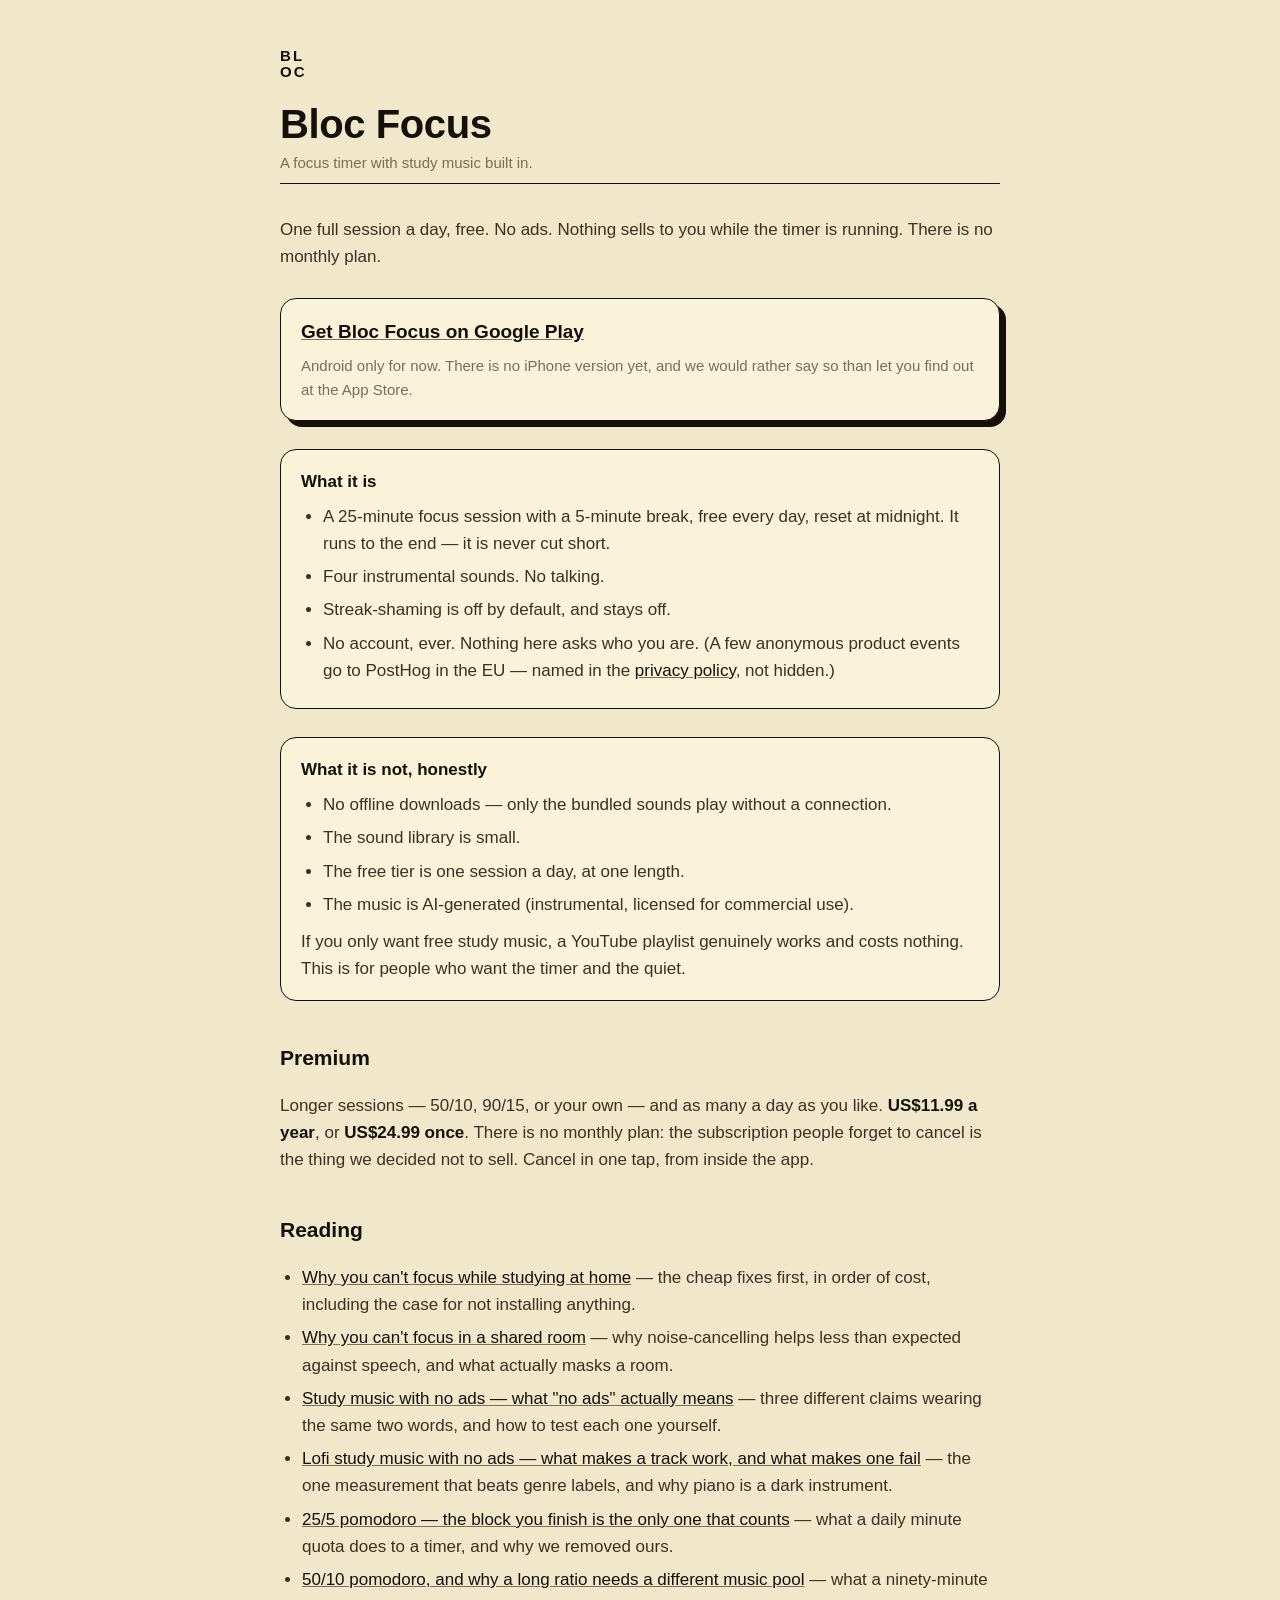
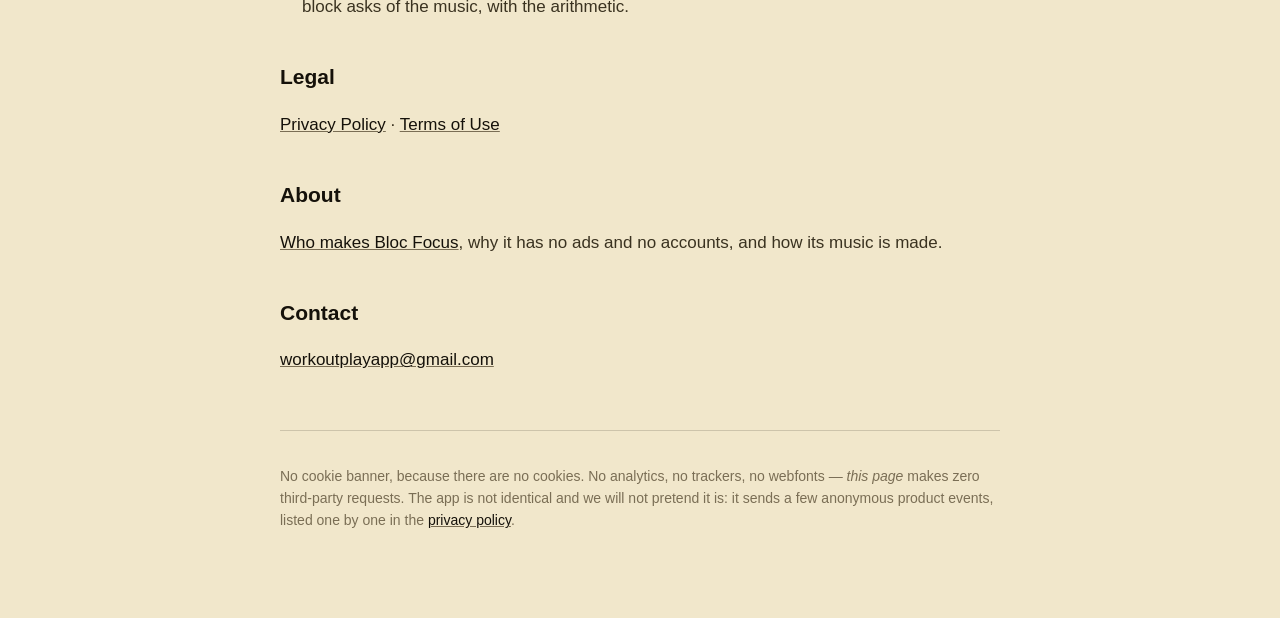
<file: docs/index.html>
<!doctype html>
<html lang="en">
<head>
<meta charset="utf-8">
<meta name="viewport" content="width=device-width, initial-scale=1">
<title>Bloc Focus — a focus timer with study music built in</title>
<meta name="description" content="One full 25/5 focus session a day, free, with instrumental study music. No ads, no account, and nothing sells to you while the timer is running.">
<link rel="canonical" href="https://ikibook.com/">
<meta name="theme-color" content="#f1e7cb">

<!-- Link previews. Every launch lane ships the same way: someone pastes this
     URL into Reddit, Hacker News, a Discord, a link-in-bio. Without these the
     paste renders as a bare grey URL, which is the first impression the whole
     plan pays for. og.png is served from this repo like everything else - the
     zero-third-party claim in the footer still holds. -->
<meta property="og:type" content="website">
<meta property="og:site_name" content="Bloc Focus">
<meta property="og:url" content="https://ikibook.com/">
<meta property="og:title" content="Bloc Focus — a focus timer with study music built in">
<meta property="og:description" content="One full 25/5 focus session a day, free, with instrumental study music. No ads, no account, and nothing sells to you while the timer is running.">
<meta property="og:image" content="https://ikibook.com/og.png">
<meta property="og:image:width" content="1200">
<meta property="og:image:height" content="630">
<meta property="og:image:alt" content="Bloc Focus on cream paper, beside a session card reading QUICK 25/5, 25:00, lofi - ambient - rain.">
<meta name="twitter:card" content="summary_large_image">
<meta name="twitter:title" content="Bloc Focus — a focus timer with study music built in">
<meta name="twitter:description" content="One full 25/5 focus session a day, free, with instrumental study music. No ads, no account, and nothing sells to you while the timer is running.">
<meta name="twitter:image" content="https://ikibook.com/og.png">

<link rel="icon" href="favicon.ico" sizes="16x16 32x32 48x48">
<link rel="icon" href="icon-192.png" type="image/png" sizes="192x192">
<link rel="apple-touch-icon" href="apple-touch-icon.png">
<link rel="stylesheet" href="style.css">
<script type="application/ld+json">
{
 "@context": "https://schema.org",
 "@graph": [
  {
   "@type": "Organization",
   "@id": "https://ikibook.com/#org",
   "name": "ikibook studio",
   "url": "https://ikibook.com/",
   "logo": "https://ikibook.com/icon-192.png"
  },
  {
   "@type": "WebSite",
   "@id": "https://ikibook.com/#site",
   "url": "https://ikibook.com/",
   "name": "Bloc Focus",
   "publisher": {
    "@id": "https://ikibook.com/#org"
   },
   "inLanguage": "en"
  }
 ]
}
</script>
</head>
<body>

<header>
  <span class="mark">BL<br>OC</span>
  <h1>Bloc&nbsp;Focus</h1>
  <p class="meta">A focus timer with study music built in.</p>
</header>

<main>

<p>One full session a day, free. No ads. Nothing sells to you while the timer is
running. There is no monthly plan.</p>

<div class="cta">
  <p style="margin:0"><a href="https://play.google.com/store/apps/details?id=com.bloc.focus&amp;referrer=utm_source%3Dlanding%26utm_medium%3Dweb">Get Bloc Focus on Google Play</a></p>
  <p class="meta" style="margin:6px 0 0">Android only for now. There is no iPhone version
  yet, and we would rather say so than let you find out at the App Store.</p>
</div>

<div class="card">
  <p style="margin:0 0 8px"><strong>What it is</strong></p>
  <ul style="margin:0">
    <li>A 25-minute focus session with a 5-minute break, free every day, reset at
        midnight. It runs to the end — it is never cut short.</li>
    <li>Four instrumental sounds. No talking.</li>
    <li>Streak-shaming is off by default, and stays off.</li>
    <li>No account, ever. Nothing here asks who you are. (A few anonymous
        product events go to PostHog in the EU — named in the
        <a href="privacy.html">privacy policy</a>, not hidden.)</li>
  </ul>
</div>

<div class="card">
  <p style="margin:0 0 8px"><strong>What it is not, honestly</strong></p>
  <ul style="margin:0">
    <li>No offline downloads — only the bundled sounds play without a connection.</li>
    <li>The sound library is small.</li>
    <li>The free tier is one session a day, at one length.</li>
    <li>The music is AI-generated (instrumental, licensed for commercial use).</li>
  </ul>
  <p style="margin:10px 0 0">If you only want free study music, a YouTube playlist
  genuinely works and costs nothing. This is for people who want the timer and the
  quiet.</p>
</div>

<h2>Premium</h2>
<p>Longer sessions — 50/10, 90/15, or your own — and as many a day as you like.
<strong>US$11.99 a year</strong>, or <strong>US$24.99 once</strong>. There is no
monthly plan: the subscription people forget to cancel is the thing we decided not
to sell. Cancel in one tap, from inside the app.</p>

<h2>Reading</h2>
<ul>
  <li><a href="why-cant-i-focus-studying-at-home.html">Why you can't focus while studying at
      home</a> — the cheap fixes first, in order of cost, including the case for not
      installing anything.</li>
  <li><a href="cant-focus-shared-room.html">Why you can't focus in a shared room</a> —
      why noise-cancelling helps less than expected against speech, and what actually
      masks a room.</li>
  <li><a href="study-music-no-ads.html">Study music with no ads — what "no ads" actually
      means</a> — three different claims wearing the same two words, and how to test each
      one yourself.</li>
  <li><a href="lofi-study-music-no-ads.html">Lofi study music with no ads — what makes a
      track work, and what makes one fail</a> — the one measurement that beats genre
      labels, and why piano is a dark instrument.</li>
  <li><a href="25-5-pomodoro.html">25/5 pomodoro — the block you finish is the only one
      that counts</a> — what a daily minute quota does to a timer, and why we removed
      ours.</li>
  <li><a href="50-10-pomodoro.html">50/10 pomodoro, and why a long ratio needs a different
      music pool</a> — what a ninety-minute block asks of the music, with the arithmetic.</li>
</ul>

<h2>Legal</h2>
<p><a href="privacy.html">Privacy Policy</a> · <a href="terms.html">Terms of Use</a></p>

<h2>About</h2>
<p><a href="about.html">Who makes Bloc Focus</a>, why it has no ads and no accounts, and how
its music is made.</p>

<h2>Contact</h2>
<p><a href="mailto:workoutplayapp@gmail.com">workoutplayapp@gmail.com</a></p>

</main>

<footer>
  <p>No cookie banner, because there are no cookies. No analytics, no trackers, no
  webfonts — <em>this page</em> makes zero third-party requests. The app is not
  identical and we will not pretend it is: it sends a few anonymous product
  events, listed one by one in the <a href="privacy.html">privacy policy</a>.</p>
</footer>

</body>
</html>
</file>
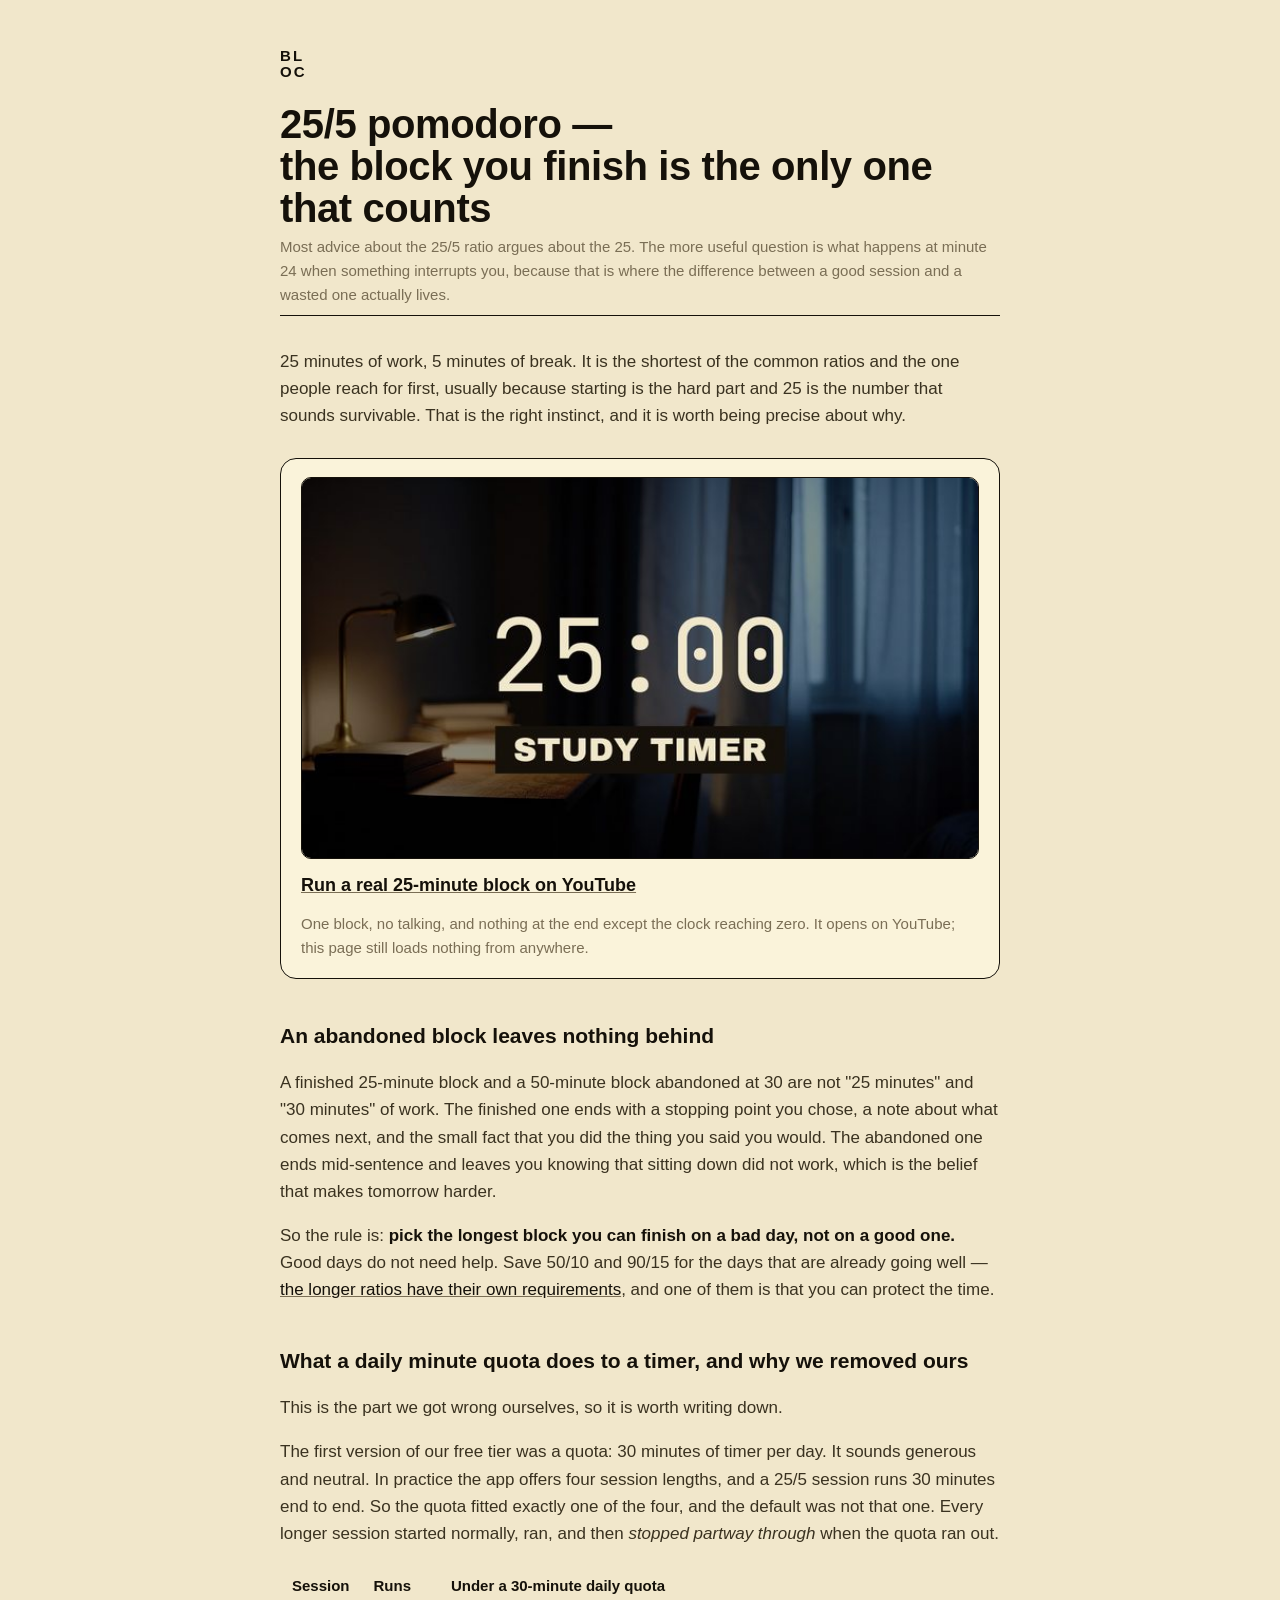
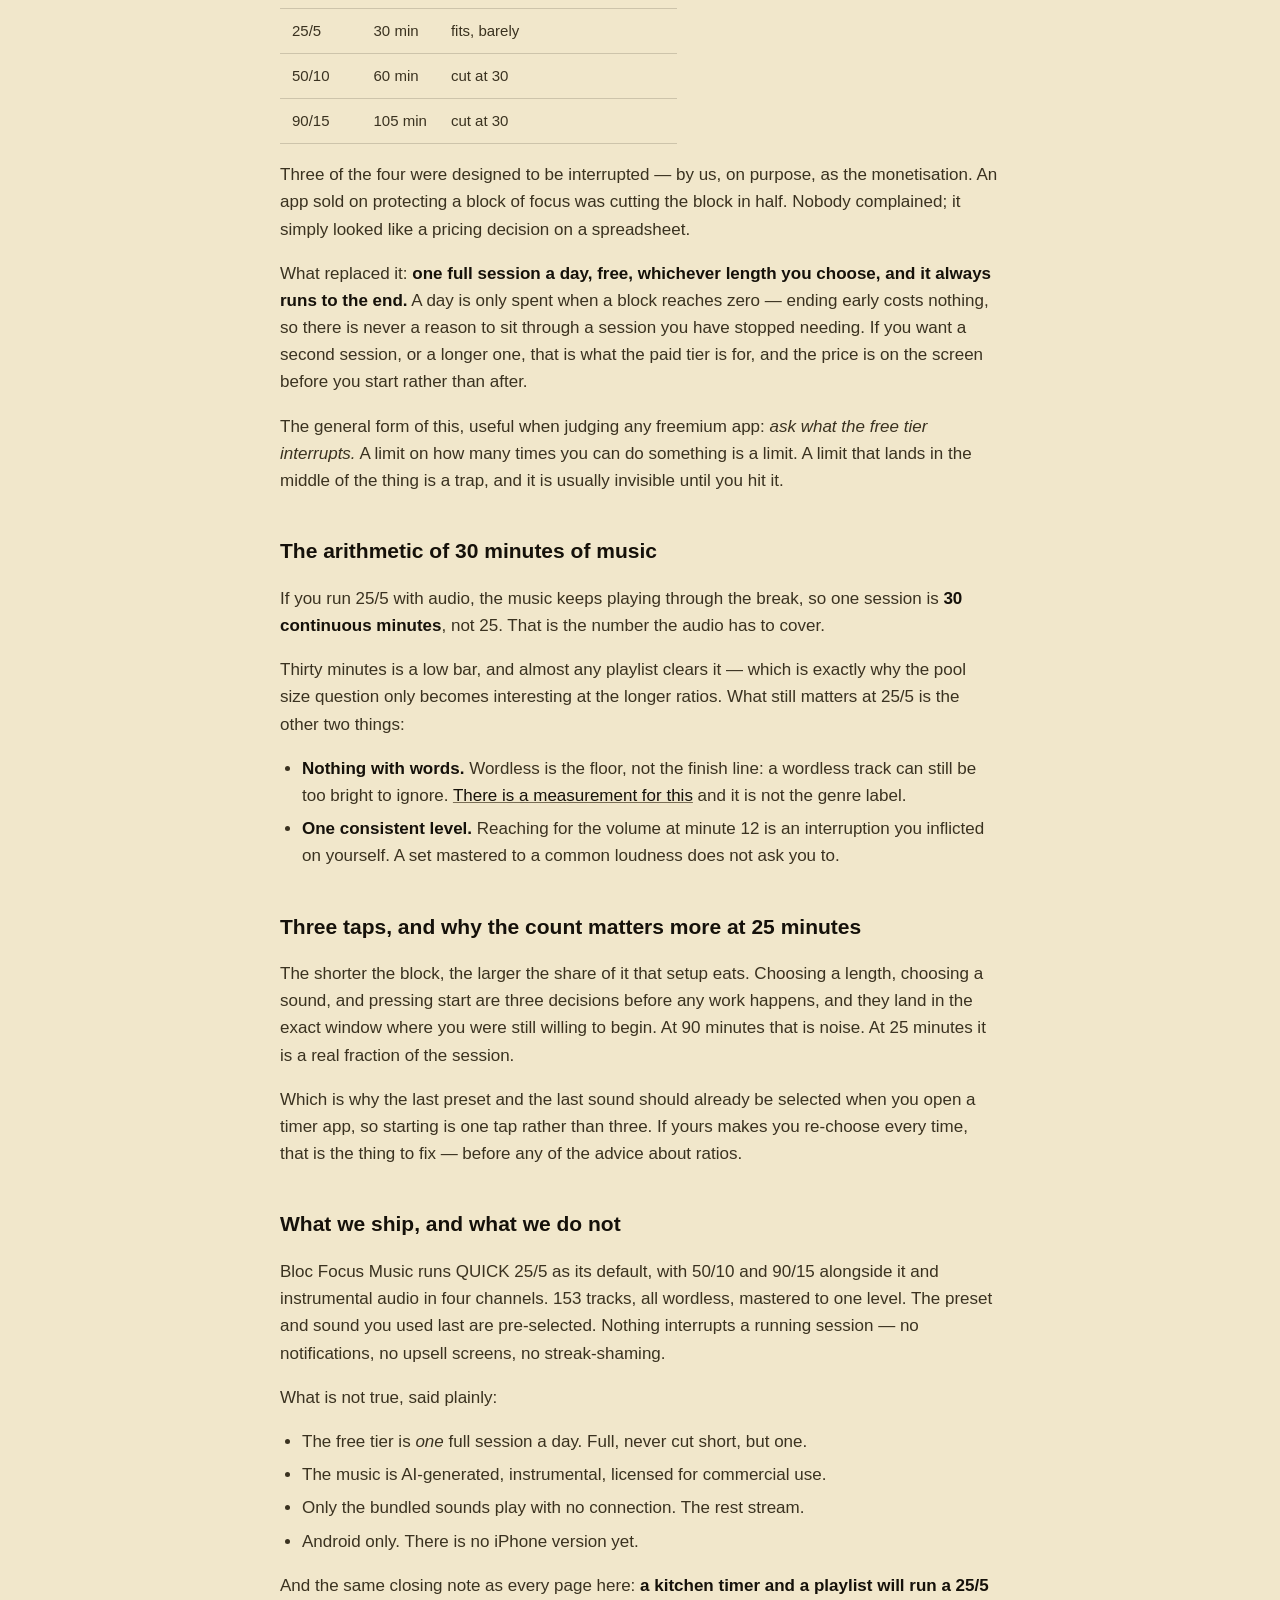
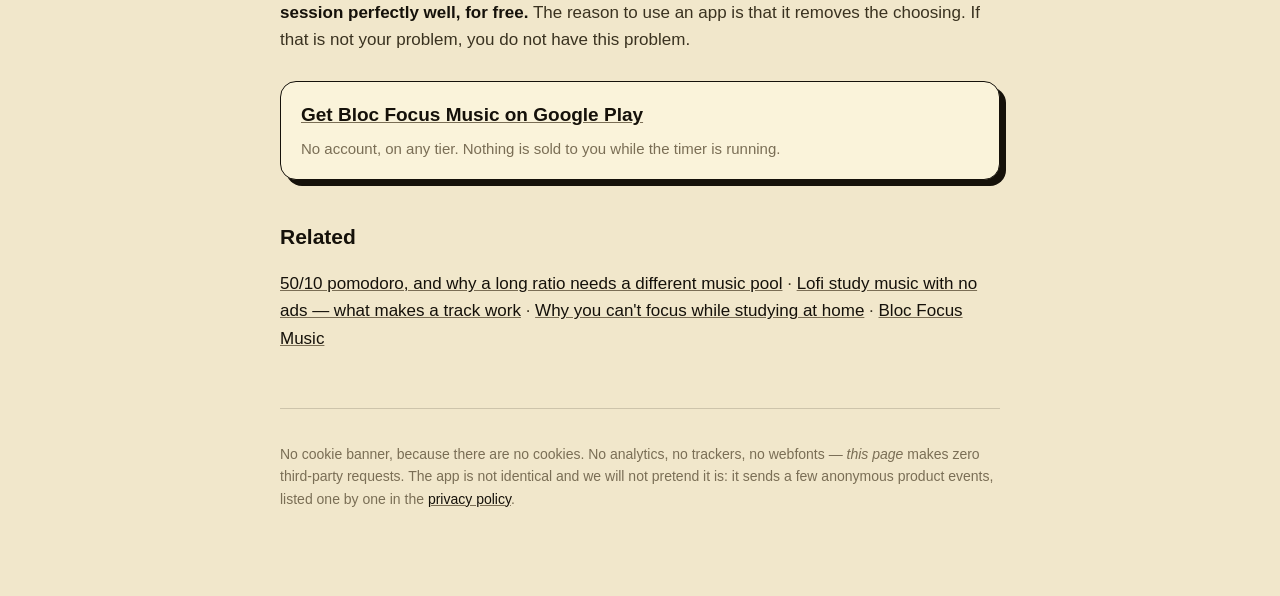
<file: docs/25-5-pomodoro.html>
<!doctype html>
<html lang="en">
<head>
<meta charset="utf-8">
<meta name="viewport" content="width=device-width, initial-scale=1">
<title>25/5 pomodoro — the block you finish is the only one that counts</title>
<meta name="description" content="Why a 25-minute block you complete beats a 50-minute one you abandon at 30, what a daily minute quota does to a timer app, and the arithmetic of how much music a 25/5 session actually needs.">
<link rel="canonical" href="https://ikibook.com/25-5-pomodoro.html">
<meta name="theme-color" content="#f1e7cb">

<meta property="og:type" content="article">
<meta property="og:site_name" content="Bloc Focus Music">
<meta property="og:url" content="https://ikibook.com/25-5-pomodoro.html">
<meta property="og:title" content="25/5 pomodoro — the block you finish is the only one that counts">
<meta property="og:description" content="A 25-minute block you complete beats a 50-minute one you abandon at 30 — and a daily minute quota quietly makes the second thing happen.">
<meta property="og:image" content="https://ikibook.com/og.png">
<meta property="og:image:width" content="1200">
<meta property="og:image:height" content="630">
<meta property="og:image:alt" content="Bloc Focus on cream paper, beside a session card reading QUICK 25/5, 25:00, lofi - ambient - rain.">
<meta name="twitter:card" content="summary_large_image">
<meta name="twitter:title" content="25/5 pomodoro — the block you finish is the only one that counts">
<meta name="twitter:description" content="What a daily minute quota does to a timer, and why it is the wrong shape.">
<meta name="twitter:image" content="https://ikibook.com/og.png">

<link rel="icon" href="favicon.ico" sizes="16x16 32x32 48x48">
<link rel="icon" href="icon-192.png" type="image/png" sizes="192x192">
<link rel="apple-touch-icon" href="apple-touch-icon.png">
<link rel="stylesheet" href="style.css">
<script type="application/ld+json">
{
 "@context": "https://schema.org",
 "@graph": [
  {
   "@type": "Organization",
   "@id": "https://ikibook.com/#org",
   "name": "ikibook studio",
   "url": "https://ikibook.com/",
   "logo": "https://ikibook.com/icon-192.png"
  },
  {
   "@type": "Article",
   "@id": "https://ikibook.com/25-5-pomodoro.html#article",
   "mainEntityOfPage": "https://ikibook.com/25-5-pomodoro.html",
   "headline": "25/5 pomodoro — the block you finish is the only one that counts",
   "description": "Why a 25-minute block you complete beats a 50-minute one you abandon at 30, what a daily minute quota does to a timer app, and the arithmetic of how much music a 25/5 session actually needs.",
   "image": "https://ikibook.com/og.png",
   "datePublished": "2026-09-05",
   "dateModified": "2026-09-07",
   "author": {
    "@id": "https://ikibook.com/#org"
   },
   "publisher": {
    "@id": "https://ikibook.com/#org"
   },
   "inLanguage": "en"
  }
 ]
}
</script>
</head>
<body>

<header>
  <a class="mark" href="/">BL<br>OC</a>
  <h1>25/5 pomodoro —<br>the block you finish is the only one that counts</h1>
  <p class="meta">Most advice about the 25/5 ratio argues about the 25. The more useful
  question is what happens at minute 24 when something interrupts you, because that is
  where the difference between a good session and a wasted one actually lives.</p>
</header>

<main>

<p>25 minutes of work, 5 minutes of break. It is the shortest of the common ratios and the
one people reach for first, usually because starting is the hard part and 25 is the number
that sounds survivable. That is the right instinct, and it is worth being precise about
why.</p>

<div class="card videocard">
  <a href="https://www.youtube.com/watch?v=LPGZ2pgtzZw"><img src="yt01-study-timer-25.jpg" width="640" height="360" alt="A desk lamp and books at night, with a 25:00 countdown across the middle of frame"></a>
  <p><a href="https://www.youtube.com/watch?v=LPGZ2pgtzZw">Run a real 25-minute block on YouTube</a></p>
  <p class="meta">One block, no talking, and nothing at the end except the clock reaching zero.
  It opens on YouTube; this page still loads nothing from anywhere.</p>
</div>

<h2>An abandoned block leaves nothing behind</h2>

<p>A finished 25-minute block and a 50-minute block abandoned at 30 are not "25 minutes"
and "30 minutes" of work. The finished one ends with a stopping point you chose, a note
about what comes next, and the small fact that you did the thing you said you would. The
abandoned one ends mid-sentence and leaves you knowing that sitting down did not work,
which is the belief that makes tomorrow harder.</p>

<p>So the rule is: <strong>pick the longest block you can finish on a bad day, not on a
good one.</strong> Good days do not need help. Save 50/10 and 90/15 for the days that are
already going well — <a href="50-10-pomodoro.html">the longer ratios have their own
requirements</a>, and one of them is that you can protect the time.</p>

<h2>What a daily minute quota does to a timer, and why we removed ours</h2>

<p>This is the part we got wrong ourselves, so it is worth writing down.</p>

<p>The first version of our free tier was a quota: 30 minutes of timer per day. It sounds
generous and neutral. In practice the app offers four session lengths, and a 25/5 session
runs 30 minutes end to end. So the quota fitted exactly one of the four, and the default
was not that one. Every longer session started normally, ran, and then <em>stopped
partway through</em> when the quota ran out.</p>

<table>
  <tr>
    <th>Session</th>
    <th>Runs</th>
    <th>Under a 30-minute daily quota</th>
  </tr>
  <tr>
    <td>25/5</td>
    <td>30 min</td>
    <td>fits, barely</td>
  </tr>
  <tr>
    <td>50/10</td>
    <td>60 min</td>
    <td>cut at 30</td>
  </tr>
  <tr>
    <td>90/15</td>
    <td>105 min</td>
    <td>cut at 30</td>
  </tr>
</table>

<p>Three of the four were designed to be interrupted — by us, on purpose, as the
monetisation. An app sold on protecting a block of focus was cutting the block in half.
Nobody complained; it simply looked like a pricing decision on a spreadsheet.</p>

<p>What replaced it: <strong>one full session a day, free, whichever length you choose,
and it always runs to the end.</strong> A day is only spent when a block reaches zero —
ending early costs nothing, so there is never a reason to sit through a session you have
stopped needing. If you want a second session, or a longer one, that is what the paid tier
is for, and the price is on the screen before you start rather than after.</p>

<p>The general form of this, useful when judging any freemium app: <em>ask what the free
tier interrupts.</em> A limit on how many times you can do something is a limit. A limit
that lands in the middle of the thing is a trap, and it is usually invisible until you hit
it.</p>

<h2>The arithmetic of 30 minutes of music</h2>

<p>If you run 25/5 with audio, the music keeps playing through the break, so one session
is <strong>30 continuous minutes</strong>, not 25. That is the number the audio has to
cover.</p>

<p>Thirty minutes is a low bar, and almost any playlist clears it — which is exactly why
the pool size question only becomes interesting at the longer ratios. What still matters
at 25/5 is the other two things:</p>

<ul>
  <li><strong>Nothing with words.</strong> Wordless is the floor, not the finish line: a
  wordless track can still be too bright to ignore. <a href="lofi-study-music-no-ads.html">There
  is a measurement for this</a> and it is not the genre label.</li>
  <li><strong>One consistent level.</strong> Reaching for the volume at minute 12 is an
  interruption you inflicted on yourself. A set mastered to a common loudness does not ask
  you to.</li>
</ul>

<h2>Three taps, and why the count matters more at 25 minutes</h2>

<p>The shorter the block, the larger the share of it that setup eats. Choosing a length,
choosing a sound, and pressing start are three decisions before any work happens, and they
land in the exact window where you were still willing to begin. At 90 minutes that is
noise. At 25 minutes it is a real fraction of the session.</p>

<p>Which is why the last preset and the last sound should already be selected when you
open a timer app, so starting is one tap rather than three. If yours makes you re-choose
every time, that is the thing to fix — before any of the advice about ratios.</p>

<h2>What we ship, and what we do not</h2>

<p>Bloc Focus Music runs QUICK 25/5 as its default, with 50/10 and 90/15 alongside it and
instrumental audio in four channels. 153 tracks, all wordless, mastered to one level. The
preset and sound you used last are pre-selected. Nothing interrupts a running session — no
notifications, no upsell screens, no streak-shaming.</p>

<p>What is not true, said plainly:</p>

<ul>
  <li>The free tier is <em>one</em> full session a day. Full, never cut short, but one.</li>
  <li>The music is AI-generated, instrumental, licensed for commercial use.</li>
  <li>Only the bundled sounds play with no connection. The rest stream.</li>
  <li>Android only. There is no iPhone version yet.</li>
</ul>

<p>And the same closing note as every page here: <strong>a kitchen timer and a playlist
will run a 25/5 session perfectly well, for free.</strong> The reason to use an app is
that it removes the choosing. If that is not your problem, you do not have this problem.</p>

<div class="cta">
  <p style="margin:0"><a href="https://play.google.com/store/apps/details?id=com.bloc.focus&amp;referrer=utm_source%3Dsite%26utm_medium%3Dweb%26utm_campaign%3Dratios-25">Get Bloc Focus Music on Google Play</a></p>
  <p class="meta" style="margin:6px 0 0">No account, on any tier. Nothing is sold to you
  while the timer is running.</p>
</div>

<h2>Related</h2>
<p><a href="50-10-pomodoro.html">50/10 pomodoro, and why a long ratio needs a different
music pool</a> · <a href="lofi-study-music-no-ads.html">Lofi study music with no ads —
what makes a track work</a> · <a href="why-cant-i-focus-studying-at-home.html">Why you
can't focus while studying at home</a> · <a href="/">Bloc Focus Music</a></p>

</main>

<footer>
  <p>No cookie banner, because there are no cookies. No analytics, no trackers, no
  webfonts — <em>this page</em> makes zero third-party requests. The app is not
  identical and we will not pretend it is: it sends a few anonymous product events,
  listed one by one in the <a href="privacy.html">privacy policy</a>.</p>
</footer>

</body>
</html>
</file>
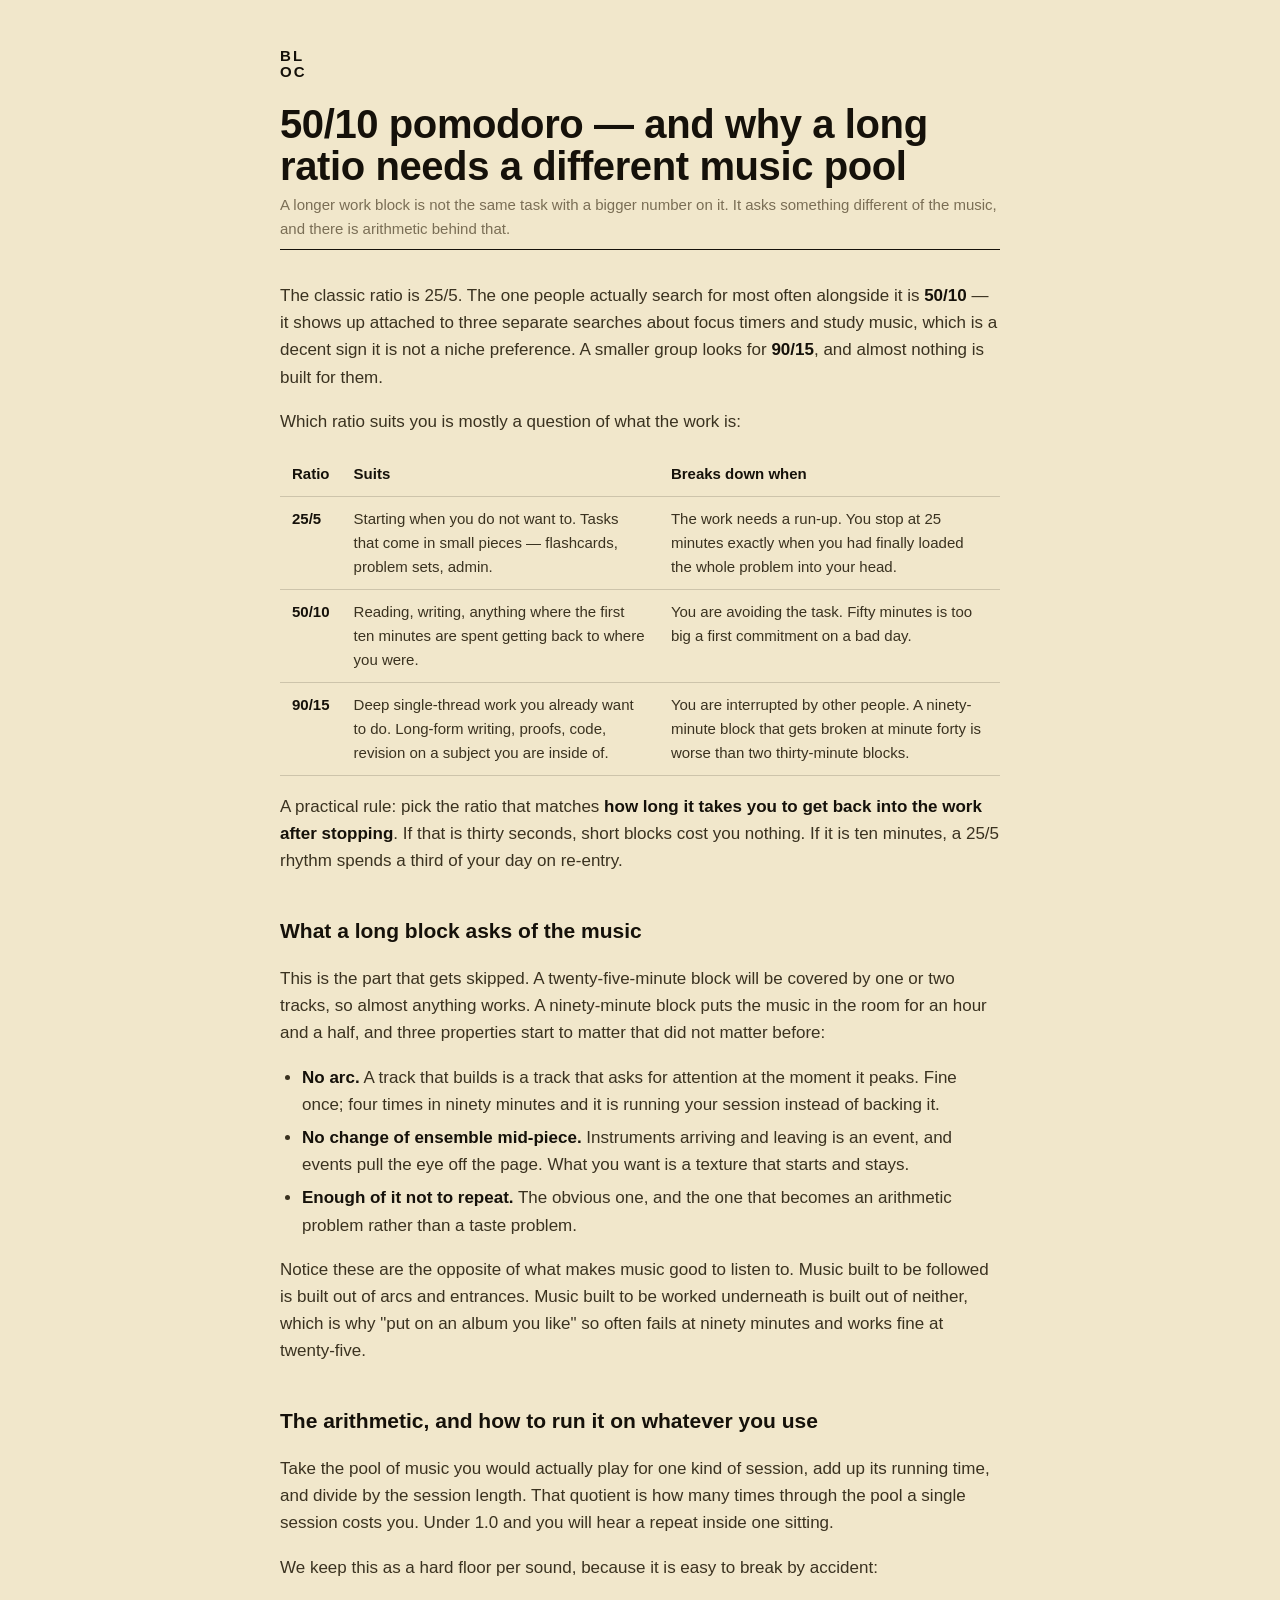
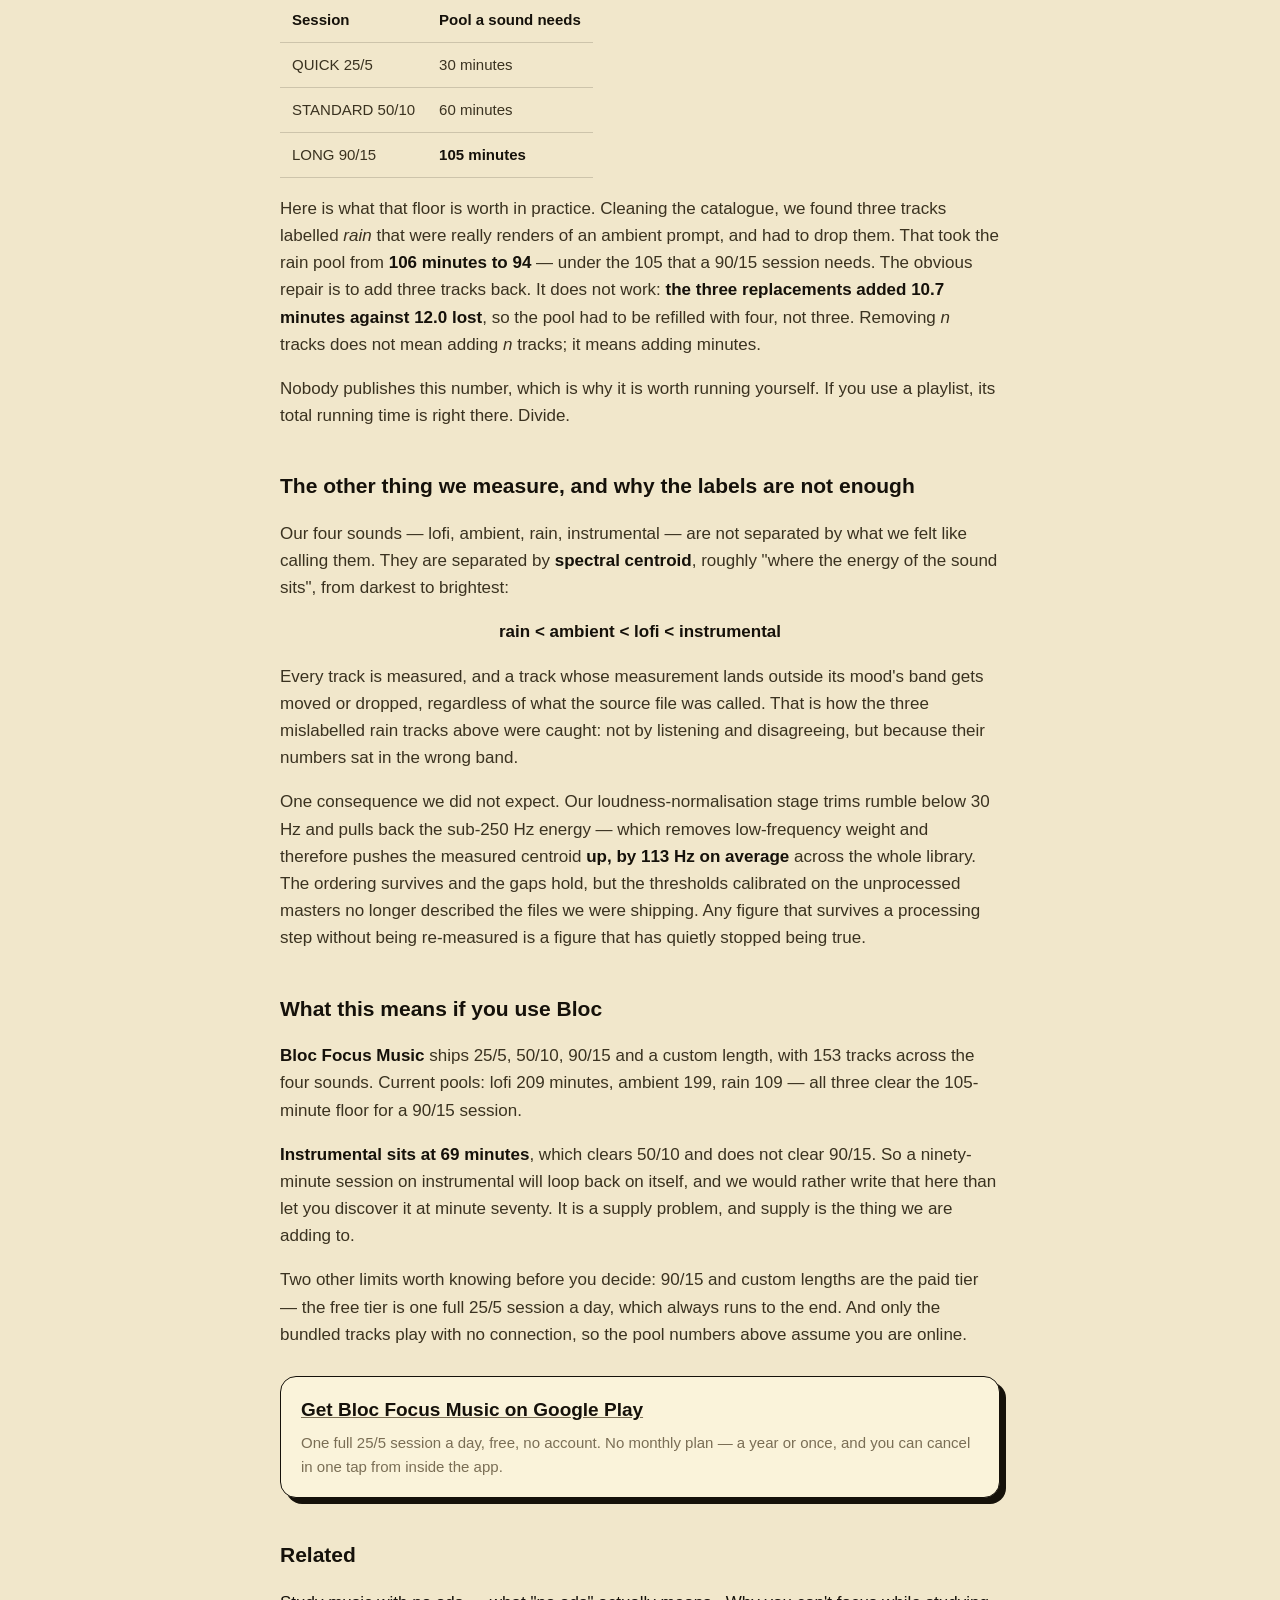
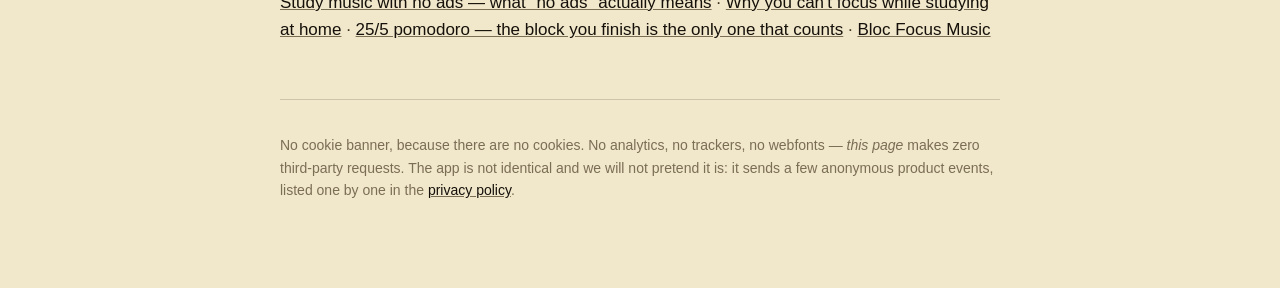
<file: docs/50-10-pomodoro.html>
<!doctype html>
<html lang="en">
<head>
<meta charset="utf-8">
<meta name="viewport" content="width=device-width, initial-scale=1">
<title>50/10 pomodoro — and why a long ratio needs a different music pool</title>
<meta name="description" content="25/5, 50/10 and 90/15 are not the same task with a bigger number. A longer block changes what the music has to do, and it changes the arithmetic of how much music you need. With the arithmetic.">
<link rel="canonical" href="https://ikibook.com/50-10-pomodoro.html">
<meta name="theme-color" content="#f1e7cb">

<meta property="og:type" content="article">
<meta property="og:site_name" content="Bloc Focus Music">
<meta property="og:url" content="https://ikibook.com/50-10-pomodoro.html">
<meta property="og:title" content="50/10 pomodoro — and why a long ratio needs a different music pool">
<meta property="og:description" content="25/5, 50/10 and 90/15 are not the same task with a bigger number. A longer block changes what the music has to do, and the arithmetic of how much of it you need.">
<meta property="og:image" content="https://ikibook.com/og.png">
<meta property="og:image:width" content="1200">
<meta property="og:image:height" content="630">
<meta property="og:image:alt" content="Bloc Focus on cream paper, beside a session card reading QUICK 25/5, 25:00, lofi - ambient - rain.">
<meta name="twitter:card" content="summary_large_image">
<meta name="twitter:title" content="50/10 pomodoro — and why a long ratio needs a different music pool">
<meta name="twitter:description" content="A longer block changes what the music has to do, and the arithmetic of how much of it you need.">
<meta name="twitter:image" content="https://ikibook.com/og.png">

<link rel="icon" href="favicon.ico" sizes="16x16 32x32 48x48">
<link rel="icon" href="icon-192.png" type="image/png" sizes="192x192">
<link rel="apple-touch-icon" href="apple-touch-icon.png">
<link rel="stylesheet" href="style.css">
<script type="application/ld+json">
{
 "@context": "https://schema.org",
 "@graph": [
  {
   "@type": "Organization",
   "@id": "https://ikibook.com/#org",
   "name": "ikibook studio",
   "url": "https://ikibook.com/",
   "logo": "https://ikibook.com/icon-192.png"
  },
  {
   "@type": "Article",
   "@id": "https://ikibook.com/50-10-pomodoro.html#article",
   "mainEntityOfPage": "https://ikibook.com/50-10-pomodoro.html",
   "headline": "50/10 pomodoro — and why a long ratio needs a different music pool",
   "description": "25/5, 50/10 and 90/15 are not the same task with a bigger number. A longer block changes what the music has to do, and it changes the arithmetic of how much music you need. With the arithmetic.",
   "image": "https://ikibook.com/og.png",
   "datePublished": "2026-09-04",
   "dateModified": "2026-09-04",
   "author": {
    "@id": "https://ikibook.com/#org"
   },
   "publisher": {
    "@id": "https://ikibook.com/#org"
   },
   "inLanguage": "en"
  }
 ]
}
</script>
</head>
<body>

<header>
  <a class="mark" href="/">BL<br>OC</a>
  <h1>50/10 pomodoro — and why a long<br>ratio needs a different music pool</h1>
  <p class="meta">A longer work block is not the same task with a bigger number on it. It
  asks something different of the music, and there is arithmetic behind that.</p>
</header>

<main>

<p>The classic ratio is 25/5. The one people actually search for most often alongside it is
<strong>50/10</strong> — it shows up attached to three separate searches about focus timers
and study music, which is a decent sign it is not a niche preference. A smaller group looks
for <strong>90/15</strong>, and almost nothing is built for them.</p>

<p>Which ratio suits you is mostly a question of what the work is:</p>

<table>
  <tr>
    <th>Ratio</th>
    <th>Suits</th>
    <th>Breaks down when</th>
  </tr>
  <tr>
    <td><strong>25/5</strong></td>
    <td>Starting when you do not want to. Tasks that come in small pieces — flashcards,
    problem sets, admin.</td>
    <td>The work needs a run-up. You stop at 25 minutes exactly when you had finally
    loaded the whole problem into your head.</td>
  </tr>
  <tr>
    <td><strong>50/10</strong></td>
    <td>Reading, writing, anything where the first ten minutes are spent getting back to
    where you were.</td>
    <td>You are avoiding the task. Fifty minutes is too big a first commitment on a bad
    day.</td>
  </tr>
  <tr>
    <td><strong>90/15</strong></td>
    <td>Deep single-thread work you already want to do. Long-form writing, proofs, code,
    revision on a subject you are inside of.</td>
    <td>You are interrupted by other people. A ninety-minute block that gets broken at
    minute forty is worse than two thirty-minute blocks.</td>
  </tr>
</table>

<p>A practical rule: pick the ratio that matches <strong>how long it takes you to get back
into the work after stopping</strong>. If that is thirty seconds, short blocks cost you
nothing. If it is ten minutes, a 25/5 rhythm spends a third of your day on re-entry.</p>

<h2>What a long block asks of the music</h2>

<p>This is the part that gets skipped. A twenty-five-minute block will be covered by one or
two tracks, so almost anything works. A ninety-minute block puts the music in the room for
an hour and a half, and three properties start to matter that did not matter before:</p>

<ul>
  <li><strong>No arc.</strong> A track that builds is a track that asks for attention at the
  moment it peaks. Fine once; four times in ninety minutes and it is running your session
  instead of backing it.</li>
  <li><strong>No change of ensemble mid-piece.</strong> Instruments arriving and leaving is
  an event, and events pull the eye off the page. What you want is a texture that starts and
  stays.</li>
  <li><strong>Enough of it not to repeat.</strong> The obvious one, and the one that becomes
  an arithmetic problem rather than a taste problem.</li>
</ul>

<p>Notice these are the opposite of what makes music good to listen to. Music built to be
followed is built out of arcs and entrances. Music built to be worked underneath is built
out of neither, which is why "put on an album you like" so often fails at ninety minutes and
works fine at twenty-five.</p>

<h2>The arithmetic, and how to run it on whatever you use</h2>

<p>Take the pool of music you would actually play for one kind of session, add up its
running time, and divide by the session length. That quotient is how many times through the
pool a single session costs you. Under 1.0 and you will hear a repeat inside one sitting.</p>

<p>We keep this as a hard floor per sound, because it is easy to break by accident:</p>

<table>
  <tr>
    <th>Session</th>
    <th>Pool a sound needs</th>
  </tr>
  <tr>
    <td>QUICK 25/5</td>
    <td>30 minutes</td>
  </tr>
  <tr>
    <td>STANDARD 50/10</td>
    <td>60 minutes</td>
  </tr>
  <tr>
    <td>LONG 90/15</td>
    <td><strong>105 minutes</strong></td>
  </tr>
</table>

<p>Here is what that floor is worth in practice. Cleaning the catalogue, we found three
tracks labelled <em>rain</em> that were really renders of an ambient prompt, and had to drop
them. That took the rain pool from <strong>106 minutes to 94</strong> — under the 105 that a
90/15 session needs. The obvious repair is to add three tracks back. It does not work:
<strong>the three replacements added 10.7 minutes against 12.0 lost</strong>, so the pool had
to be refilled with four, not three. Removing <em>n</em> tracks does not mean adding
<em>n</em> tracks; it means adding minutes.</p>

<p>Nobody publishes this number, which is why it is worth running yourself. If you use a
playlist, its total running time is right there. Divide.</p>

<h2>The other thing we measure, and why the labels are not enough</h2>

<p>Our four sounds — lofi, ambient, rain, instrumental — are not separated by what we felt
like calling them. They are separated by <strong>spectral centroid</strong>, roughly "where
the energy of the sound sits", from darkest to brightest:</p>

<p style="text-align:center"><strong>rain &lt; ambient &lt; lofi &lt; instrumental</strong></p>

<p>Every track is measured, and a track whose measurement lands outside its mood's band gets
moved or dropped, regardless of what the source file was called. That is how the three
mislabelled rain tracks above were caught: not by listening and disagreeing, but because
their numbers sat in the wrong band.</p>

<p>One consequence we did not expect. Our loudness-normalisation stage trims rumble below
30 Hz and pulls back the sub-250 Hz energy — which removes low-frequency weight and therefore
pushes the measured centroid <strong>up, by 113 Hz on average</strong> across the whole
library. The ordering survives and the gaps hold, but the thresholds calibrated on the
unprocessed masters no longer described the files we were shipping. Any figure that survives
a processing step without being re-measured is a figure that has quietly stopped being true.</p>

<h2>What this means if you use Bloc</h2>

<p><strong>Bloc Focus Music</strong> ships 25/5, 50/10, 90/15 and a custom length, with 153
tracks across the four sounds. Current pools: lofi 209 minutes, ambient 199, rain 109 — all
three clear the 105-minute floor for a 90/15 session.</p>

<p><strong>Instrumental sits at 69 minutes</strong>, which clears 50/10 and does not clear
90/15. So a ninety-minute session on instrumental will loop back on itself, and we would
rather write that here than let you discover it at minute seventy. It is a supply problem,
and supply is the thing we are adding to.</p>

<p>Two other limits worth knowing before you decide: 90/15 and custom lengths are the paid
tier — the free tier is one full 25/5 session a day, which always runs to the end. And only
the bundled tracks play with no connection, so the pool numbers above assume you are online.</p>

<div class="cta">
  <p style="margin:0"><a href="https://play.google.com/store/apps/details?id=com.bloc.focus&amp;referrer=utm_source%3Dsite%26utm_medium%3Dweb%26utm_campaign%3Dratios">Get Bloc Focus Music on Google Play</a></p>
  <p class="meta" style="margin:6px 0 0">One full 25/5 session a day, free, no account. No
  monthly plan — a year or once, and you can cancel in one tap from inside the app.</p>
</div>

<h2>Related</h2>
<p><a href="study-music-no-ads.html">Study music with no ads — what "no ads" actually
means</a> · <a href="why-cant-i-focus-studying-at-home.html">Why you can't focus while
studying at home</a> · <a href="25-5-pomodoro.html">25/5 pomodoro — the block you finish is
the only one that counts</a> · <a href="/">Bloc Focus Music</a></p>

</main>

<footer>
  <p>No cookie banner, because there are no cookies. No analytics, no trackers, no
  webfonts — <em>this page</em> makes zero third-party requests. The app is not
  identical and we will not pretend it is: it sends a few anonymous product events,
  listed one by one in the <a href="privacy.html">privacy policy</a>.</p>
</footer>

</body>
</html>
</file>
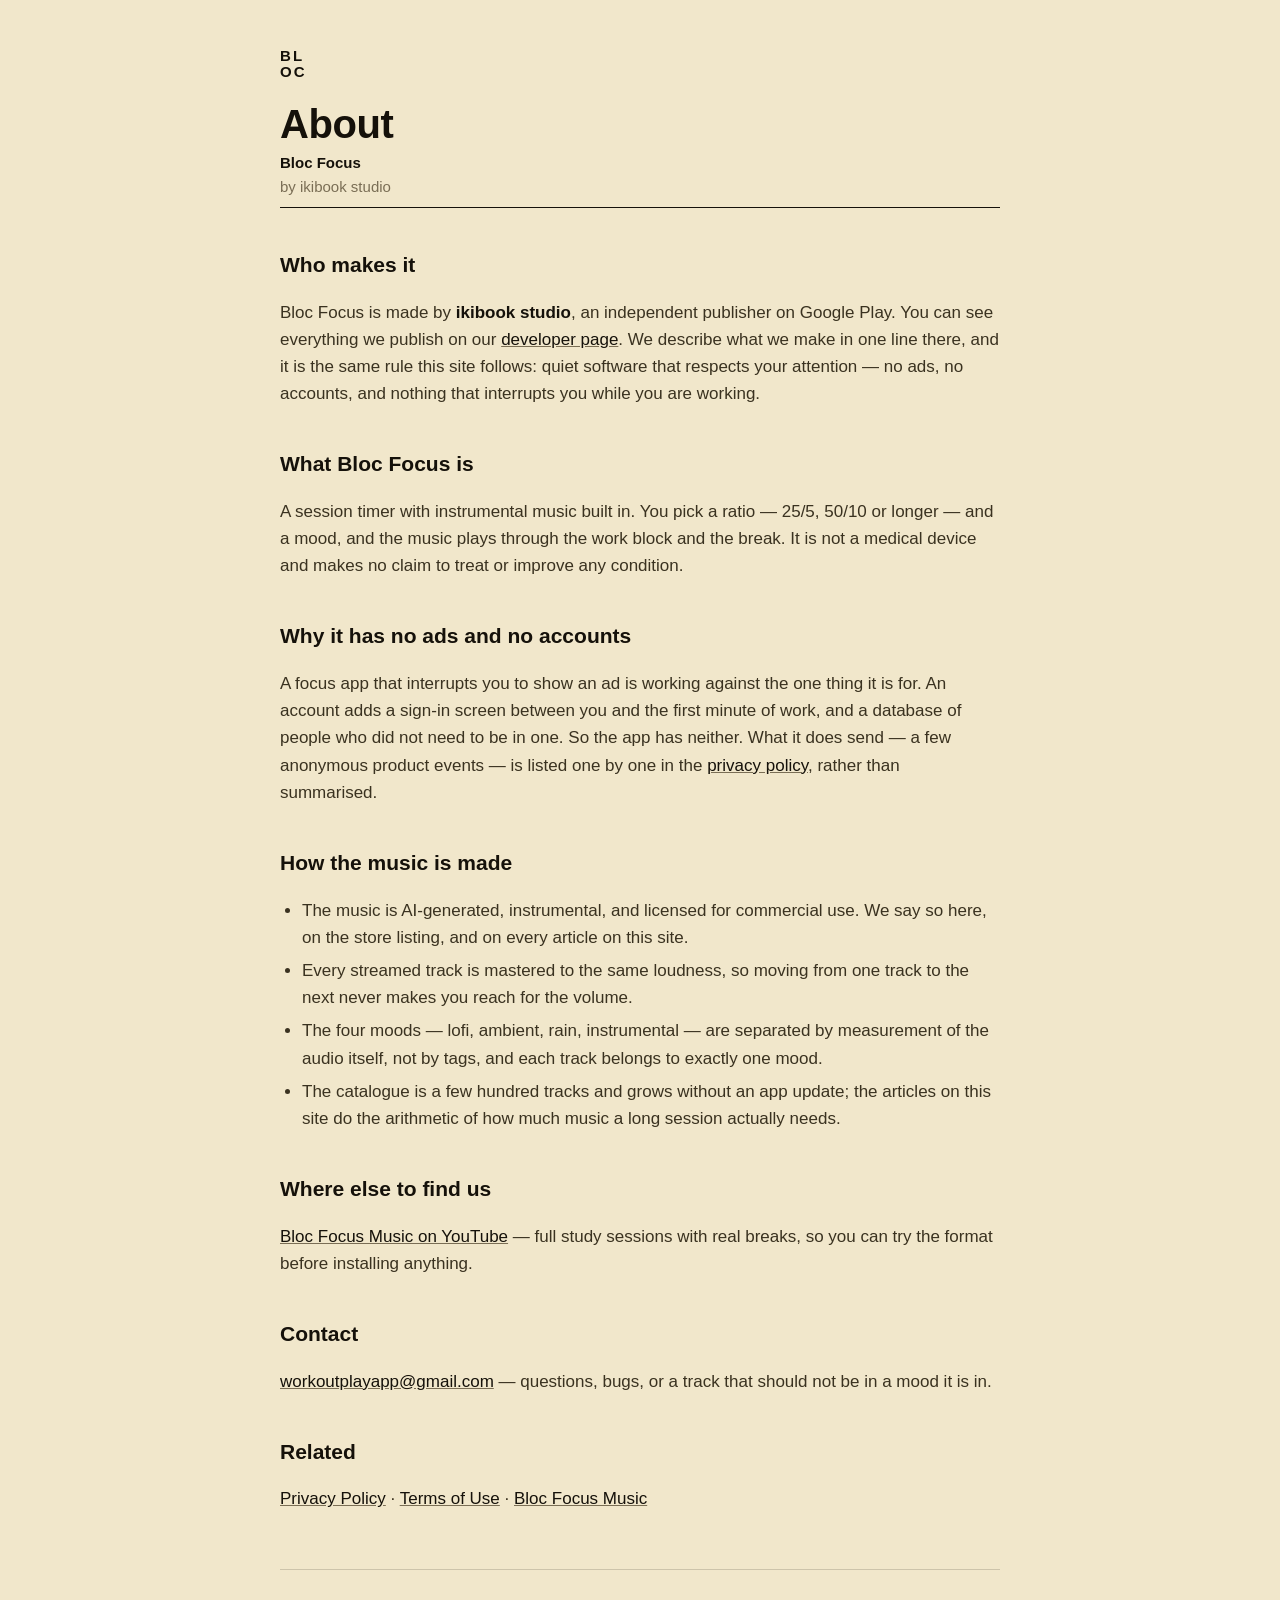
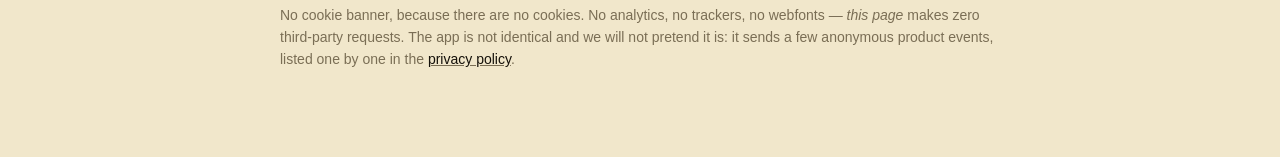
<file: docs/about.html>
<!doctype html>
<html lang="en">
<head>
<meta charset="utf-8">
<meta name="viewport" content="width=device-width, initial-scale=1">
<title>About — Bloc Focus</title>
<meta name="description" content="Who makes Bloc Focus, why it has no ads and no accounts, and how its music is made and measured.">
<link rel="canonical" href="https://ikibook.com/about.html">
<meta name="theme-color" content="#f1e7cb">

<meta property="og:type" content="website">
<meta property="og:site_name" content="Bloc Focus">
<meta property="og:url" content="https://ikibook.com/about.html">
<meta property="og:title" content="About — Bloc Focus">
<meta property="og:description" content="Who makes Bloc Focus, why it has no ads and no accounts, and how its music is made and measured.">
<meta property="og:image" content="https://ikibook.com/og.png">
<meta property="og:image:width" content="1200">
<meta property="og:image:height" content="630">
<meta property="og:image:alt" content="Bloc Focus on cream paper, beside a session card reading QUICK 25/5, 25:00, lofi - ambient - rain.">
<meta name="twitter:card" content="summary_large_image">
<meta name="twitter:title" content="About — Bloc Focus">
<meta name="twitter:description" content="Who makes Bloc Focus, why it has no ads and no accounts, and how its music is made and measured.">
<meta name="twitter:image" content="https://ikibook.com/og.png">

<link rel="icon" href="favicon.ico" sizes="16x16 32x32 48x48">
<link rel="icon" href="icon-192.png" type="image/png" sizes="192x192">
<link rel="apple-touch-icon" href="apple-touch-icon.png">
<link rel="stylesheet" href="style.css">
<script type="application/ld+json">
{
 "@context": "https://schema.org",
 "@graph": [
  {
   "@type": "Organization",
   "@id": "https://ikibook.com/#org",
   "name": "ikibook studio",
   "url": "https://ikibook.com/",
   "logo": "https://ikibook.com/icon-192.png",
   "email": "workoutplayapp@gmail.com",
   "sameAs": [
    "https://play.google.com/store/apps/developer?id=ikibook+studio",
    "https://www.youtube.com/@BlocFocusMusic"
   ]
  },
  {
   "@type": "AboutPage",
   "@id": "https://ikibook.com/about.html#page",
   "url": "https://ikibook.com/about.html",
   "name": "About — Bloc Focus",
   "about": {"@id": "https://ikibook.com/#org"},
   "inLanguage": "en"
  }
 ]
}
</script>
</head>
<body>

<header>
  <a class="mark" href="./">BL<br>OC</a>
  <h1>About</h1>
  <p class="meta"><strong>Bloc Focus</strong><br>by ikibook studio</p>
</header>

<main>

<h2>Who makes it</h2>
<p>Bloc Focus is made by <strong>ikibook studio</strong>, an independent publisher on
Google Play. You can see everything we publish on our
<a href="https://play.google.com/store/apps/developer?id=ikibook+studio">developer page</a>.
We describe what we make in one line there, and it is the same rule this site follows:
quiet software that respects your attention — no ads, no accounts, and nothing that
interrupts you while you are working.</p>

<h2>What Bloc Focus is</h2>
<p>A session timer with instrumental music built in. You pick a ratio — 25/5, 50/10 or
longer — and a mood, and the music plays through the work block and the break. It is not
a medical device and makes no claim to treat or improve any condition.</p>

<h2>Why it has no ads and no accounts</h2>
<p>A focus app that interrupts you to show an ad is working against the one thing it is
for. An account adds a sign-in screen between you and the first minute of work, and a
database of people who did not need to be in one. So the app has neither. What it does
send — a few anonymous product events — is listed one by one in the
<a href="privacy.html">privacy policy</a>, rather than summarised.</p>

<h2>How the music is made</h2>
<ul>
  <li>The music is AI-generated, instrumental, and licensed for commercial use. We say so
  here, on the store listing, and on every article on this site.</li>
  <li>Every streamed track is mastered to the same loudness, so moving from one track to
  the next never makes you reach for the volume.</li>
  <li>The four moods — lofi, ambient, rain, instrumental — are separated by measurement of
  the audio itself, not by tags, and each track belongs to exactly one mood.</li>
  <li>The catalogue is a few hundred tracks and grows without an app update; the articles
  on this site do the arithmetic of how much music a long session actually needs.</li>
</ul>

<h2>Where else to find us</h2>
<p><a href="https://www.youtube.com/@BlocFocusMusic">Bloc Focus Music on YouTube</a> —
full study sessions with real breaks, so you can try the format before installing
anything.</p>

<h2>Contact</h2>
<p><a href="mailto:workoutplayapp@gmail.com">workoutplayapp@gmail.com</a> — questions,
bugs, or a track that should not be in a mood it is in.</p>

<h2>Related</h2>
<p><a href="privacy.html">Privacy Policy</a> · <a href="terms.html">Terms of Use</a> ·
<a href="/">Bloc Focus Music</a></p>

</main>

<footer>
  <p>No cookie banner, because there are no cookies. No analytics, no trackers, no
  webfonts — <em>this page</em> makes zero third-party requests. The app is not
  identical and we will not pretend it is: it sends a few anonymous product events,
  listed one by one in the <a href="privacy.html">privacy policy</a>.</p>
</footer>

</body>
</html>
</file>
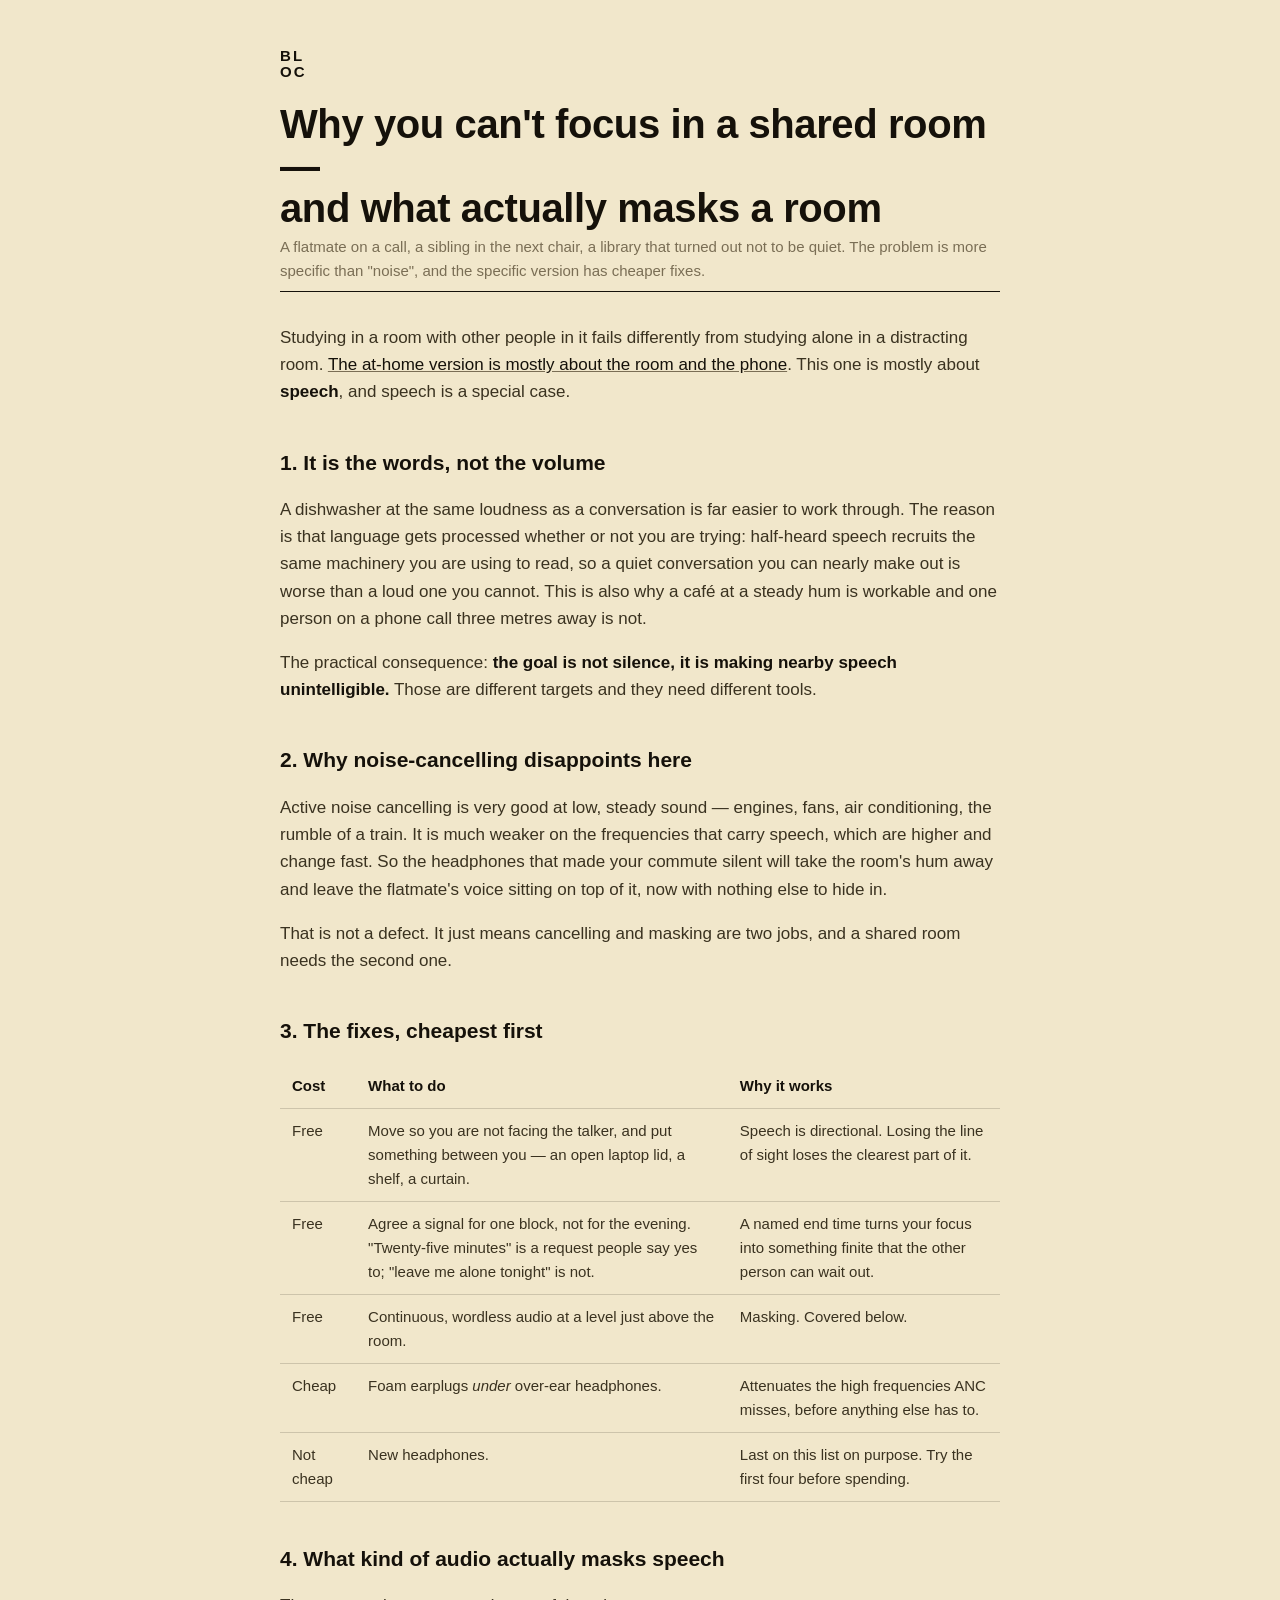
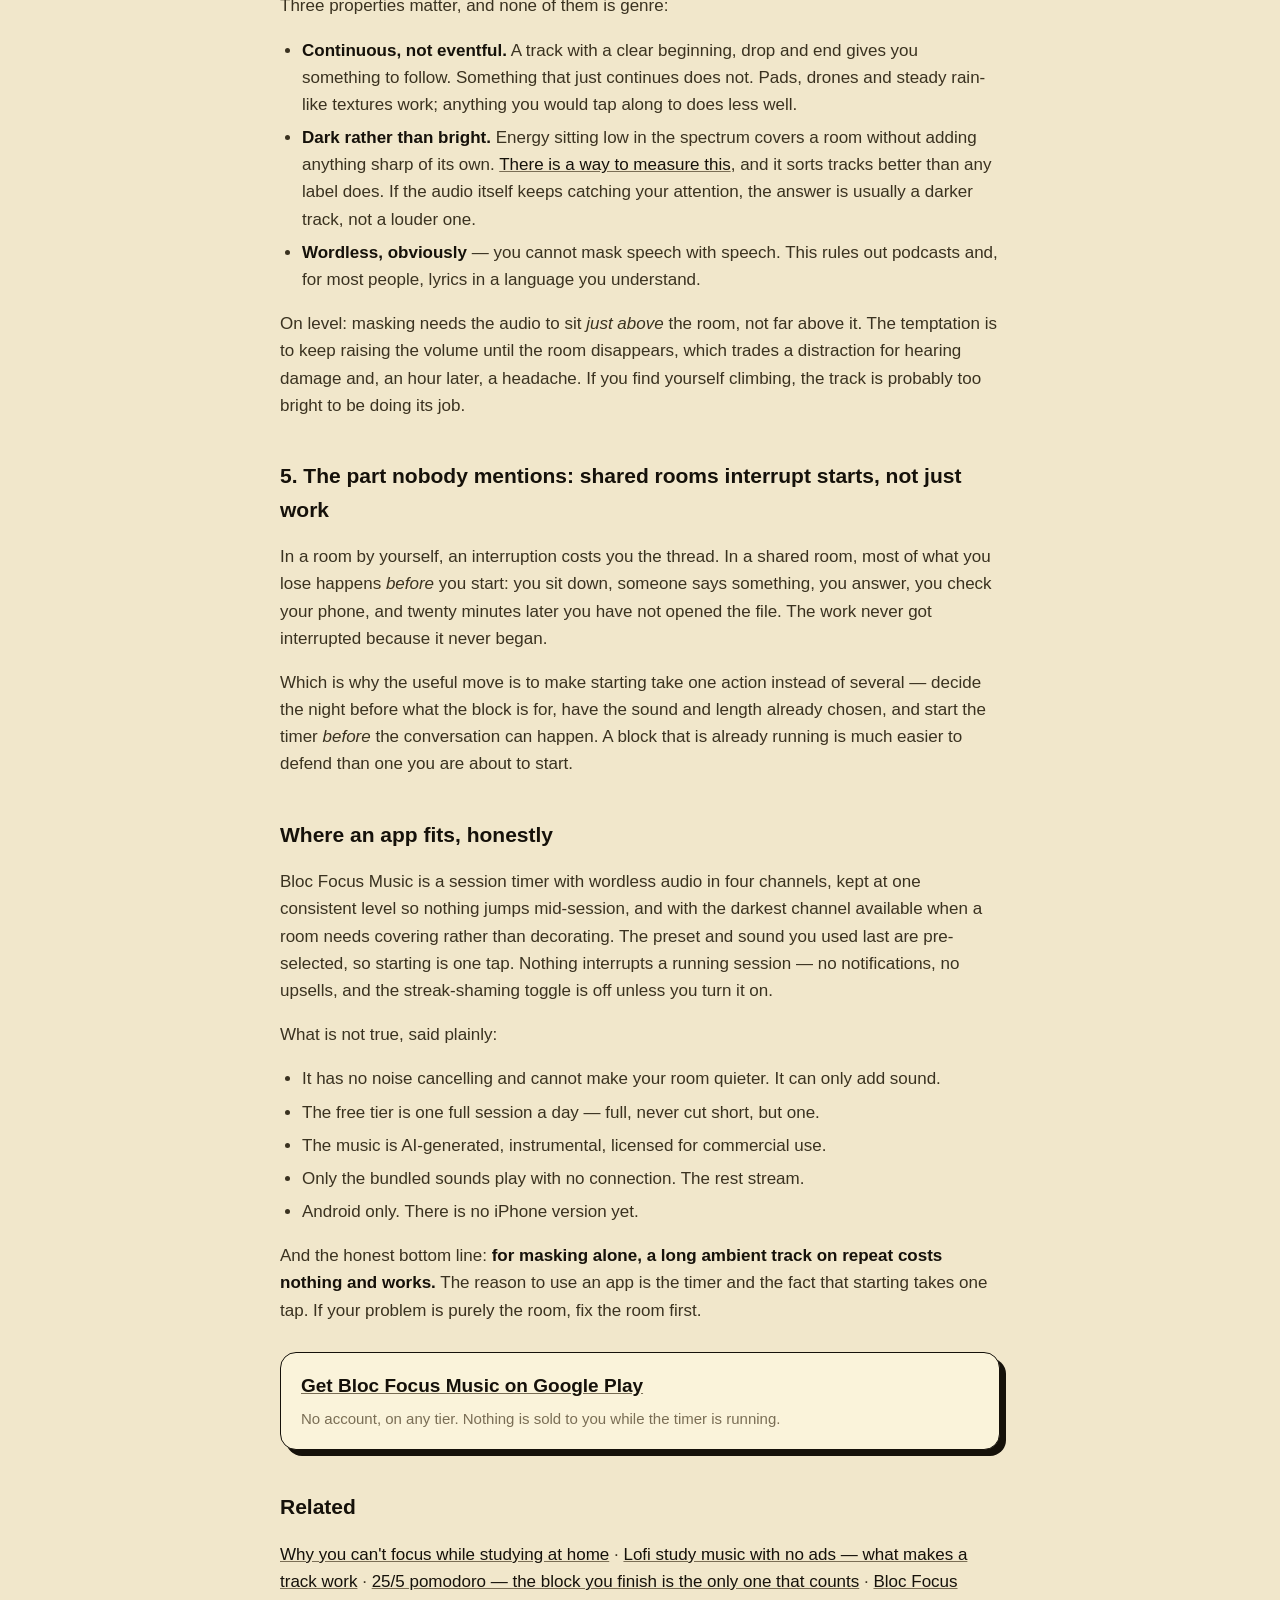
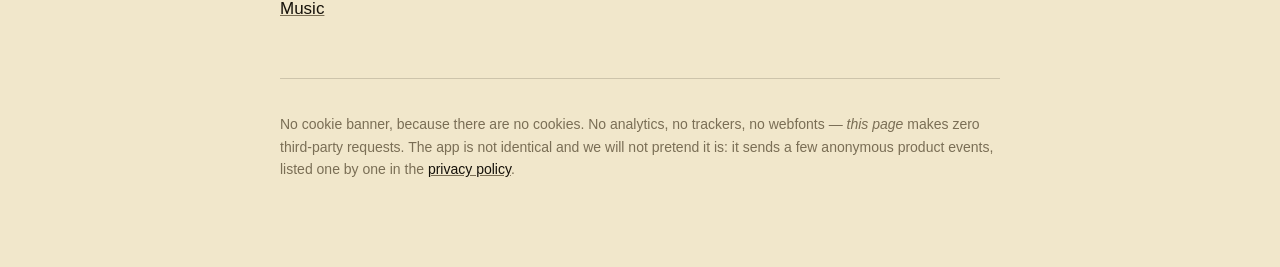
<file: docs/cant-focus-shared-room.html>
<!doctype html>
<html lang="en">
<head>
<meta charset="utf-8">
<meta name="viewport" content="width=device-width, initial-scale=1">
<title>Why you can't focus in a shared room — and what actually masks a room</title>
<meta name="description" content="A flatmate on a call, a sibling in the next chair, a library that is not quiet. Why noise-cancelling helps less than expected, what kind of sound actually covers speech, and the cheap fixes in order of cost.">
<link rel="canonical" href="https://ikibook.com/cant-focus-shared-room.html">
<meta name="theme-color" content="#f1e7cb">

<meta property="og:type" content="article">
<meta property="og:site_name" content="Bloc Focus Music">
<meta property="og:url" content="https://ikibook.com/cant-focus-shared-room.html">
<meta property="og:title" content="Why you can't focus in a shared room — and what actually masks a room">
<meta property="og:description" content="Why noise-cancelling helps less than expected against speech, and what kind of sound actually covers it.">
<meta property="og:image" content="https://ikibook.com/og.png">
<meta property="og:image:width" content="1200">
<meta property="og:image:height" content="630">
<meta property="og:image:alt" content="Bloc Focus on cream paper, beside a session card reading QUICK 25/5, 25:00, lofi - ambient - rain.">
<meta name="twitter:card" content="summary_large_image">
<meta name="twitter:title" content="Why you can't focus in a shared room">
<meta name="twitter:description" content="What actually masks a room, in order of cost.">
<meta name="twitter:image" content="https://ikibook.com/og.png">

<link rel="icon" href="favicon.ico" sizes="16x16 32x32 48x48">
<link rel="icon" href="icon-192.png" type="image/png" sizes="192x192">
<link rel="apple-touch-icon" href="apple-touch-icon.png">
<link rel="stylesheet" href="style.css">
<script type="application/ld+json">
{
 "@context": "https://schema.org",
 "@graph": [
  {
   "@type": "Organization",
   "@id": "https://ikibook.com/#org",
   "name": "ikibook studio",
   "url": "https://ikibook.com/",
   "logo": "https://ikibook.com/icon-192.png"
  },
  {
   "@type": "Article",
   "@id": "https://ikibook.com/cant-focus-shared-room.html#article",
   "mainEntityOfPage": "https://ikibook.com/cant-focus-shared-room.html",
   "headline": "Why you can't focus in a shared room — and what actually masks a room",
   "description": "A flatmate on a call, a sibling in the next chair, a library that is not quiet. Why noise-cancelling helps less than expected, what kind of sound actually covers speech, and the cheap fixes in order of cost.",
   "image": "https://ikibook.com/og.png",
   "datePublished": "2026-09-05",
   "dateModified": "2026-09-05",
   "author": {
    "@id": "https://ikibook.com/#org"
   },
   "publisher": {
    "@id": "https://ikibook.com/#org"
   },
   "inLanguage": "en"
  }
 ]
}
</script>
</head>
<body>

<header>
  <a class="mark" href="/">BL<br>OC</a>
  <h1>Why you can't focus in a shared room —<br>and what actually masks a room</h1>
  <p class="meta">A flatmate on a call, a sibling in the next chair, a library that turned
  out not to be quiet. The problem is more specific than "noise", and the specific version
  has cheaper fixes.</p>
</header>

<main>

<p>Studying in a room with other people in it fails differently from studying alone in a
distracting room. <a href="why-cant-i-focus-studying-at-home.html">The at-home version is
mostly about the room and the phone</a>. This one is mostly about <strong>speech</strong>,
and speech is a special case.</p>

<h2>1. It is the words, not the volume</h2>

<p>A dishwasher at the same loudness as a conversation is far easier to work through. The
reason is that language gets processed whether or not you are trying: half-heard speech
recruits the same machinery you are using to read, so a quiet conversation you can nearly
make out is worse than a loud one you cannot. This is also why a café at a steady hum is
workable and one person on a phone call three metres away is not.</p>

<p>The practical consequence: <strong>the goal is not silence, it is making nearby speech
unintelligible.</strong> Those are different targets and they need different tools.</p>

<h2>2. Why noise-cancelling disappoints here</h2>

<p>Active noise cancelling is very good at low, steady sound — engines, fans, air
conditioning, the rumble of a train. It is much weaker on the frequencies that carry
speech, which are higher and change fast. So the headphones that made your commute silent
will take the room's hum away and leave the flatmate's voice sitting on top of it, now
with nothing else to hide in.</p>

<p>That is not a defect. It just means cancelling and masking are two jobs, and a shared
room needs the second one.</p>

<h2>3. The fixes, cheapest first</h2>

<table>
  <tr>
    <th>Cost</th>
    <th>What to do</th>
    <th>Why it works</th>
  </tr>
  <tr>
    <td>Free</td>
    <td>Move so you are not facing the talker, and put something between you — an open
    laptop lid, a shelf, a curtain.</td>
    <td>Speech is directional. Losing the line of sight loses the clearest part of it.</td>
  </tr>
  <tr>
    <td>Free</td>
    <td>Agree a signal for one block, not for the evening. "Twenty-five minutes" is a
    request people say yes to; "leave me alone tonight" is not.</td>
    <td>A named end time turns your focus into something finite that the other person can
    wait out.</td>
  </tr>
  <tr>
    <td>Free</td>
    <td>Continuous, wordless audio at a level just above the room.</td>
    <td>Masking. Covered below.</td>
  </tr>
  <tr>
    <td>Cheap</td>
    <td>Foam earplugs <em>under</em> over-ear headphones.</td>
    <td>Attenuates the high frequencies ANC misses, before anything else has to.</td>
  </tr>
  <tr>
    <td>Not cheap</td>
    <td>New headphones.</td>
    <td>Last on this list on purpose. Try the first four before spending.</td>
  </tr>
</table>

<h2>4. What kind of audio actually masks speech</h2>

<p>Three properties matter, and none of them is genre:</p>

<ul>
  <li><strong>Continuous, not eventful.</strong> A track with a clear beginning, drop and
  end gives you something to follow. Something that just continues does not. Pads, drones
  and steady rain-like textures work; anything you would tap along to does less well.</li>
  <li><strong>Dark rather than bright.</strong> Energy sitting low in the spectrum covers a
  room without adding anything sharp of its own.
  <a href="lofi-study-music-no-ads.html">There is a way to measure this</a>, and it sorts
  tracks better than any label does. If the audio itself keeps catching your attention,
  the answer is usually a darker track, not a louder one.</li>
  <li><strong>Wordless, obviously</strong> — you cannot mask speech with speech. This rules
  out podcasts and, for most people, lyrics in a language you understand.</li>
</ul>

<p>On level: masking needs the audio to sit <em>just above</em> the room, not far above it.
The temptation is to keep raising the volume until the room disappears, which trades a
distraction for hearing damage and, an hour later, a headache. If you find yourself
climbing, the track is probably too bright to be doing its job.</p>

<h2>5. The part nobody mentions: shared rooms interrupt starts, not just work</h2>

<p>In a room by yourself, an interruption costs you the thread. In a shared room, most of
what you lose happens <em>before</em> you start: you sit down, someone says something, you
answer, you check your phone, and twenty minutes later you have not opened the file. The
work never got interrupted because it never began.</p>

<p>Which is why the useful move is to make starting take one action instead of several —
decide the night before what the block is for, have the sound and length already chosen,
and start the timer <em>before</em> the conversation can happen. A block that is already
running is much easier to defend than one you are about to start.</p>

<h2>Where an app fits, honestly</h2>

<p>Bloc Focus Music is a session timer with wordless audio in four channels, kept at one
consistent level so nothing jumps mid-session, and with the darkest channel available when
a room needs covering rather than decorating. The preset and sound you used last are
pre-selected, so starting is one tap. Nothing interrupts a running session — no
notifications, no upsells, and the streak-shaming toggle is off unless you turn it on.</p>

<p>What is not true, said plainly:</p>

<ul>
  <li>It has no noise cancelling and cannot make your room quieter. It can only add sound.</li>
  <li>The free tier is one full session a day — full, never cut short, but one.</li>
  <li>The music is AI-generated, instrumental, licensed for commercial use.</li>
  <li>Only the bundled sounds play with no connection. The rest stream.</li>
  <li>Android only. There is no iPhone version yet.</li>
</ul>

<p>And the honest bottom line: <strong>for masking alone, a long ambient track on repeat
costs nothing and works.</strong> The reason to use an app is the timer and the fact that
starting takes one tap. If your problem is purely the room, fix the room first.</p>

<div class="cta">
  <p style="margin:0"><a href="https://play.google.com/store/apps/details?id=com.bloc.focus&amp;referrer=utm_source%3Dsite%26utm_medium%3Dweb%26utm_campaign%3Dshared-room">Get Bloc Focus Music on Google Play</a></p>
  <p class="meta" style="margin:6px 0 0">No account, on any tier. Nothing is sold to you
  while the timer is running.</p>
</div>

<h2>Related</h2>
<p><a href="why-cant-i-focus-studying-at-home.html">Why you can't focus while studying at
home</a> · <a href="lofi-study-music-no-ads.html">Lofi study music with no ads — what makes
a track work</a> · <a href="25-5-pomodoro.html">25/5 pomodoro — the block you finish is the
only one that counts</a> · <a href="/">Bloc Focus Music</a></p>

</main>

<footer>
  <p>No cookie banner, because there are no cookies. No analytics, no trackers, no
  webfonts — <em>this page</em> makes zero third-party requests. The app is not
  identical and we will not pretend it is: it sends a few anonymous product events,
  listed one by one in the <a href="privacy.html">privacy policy</a>.</p>
</footer>

</body>
</html>
</file>
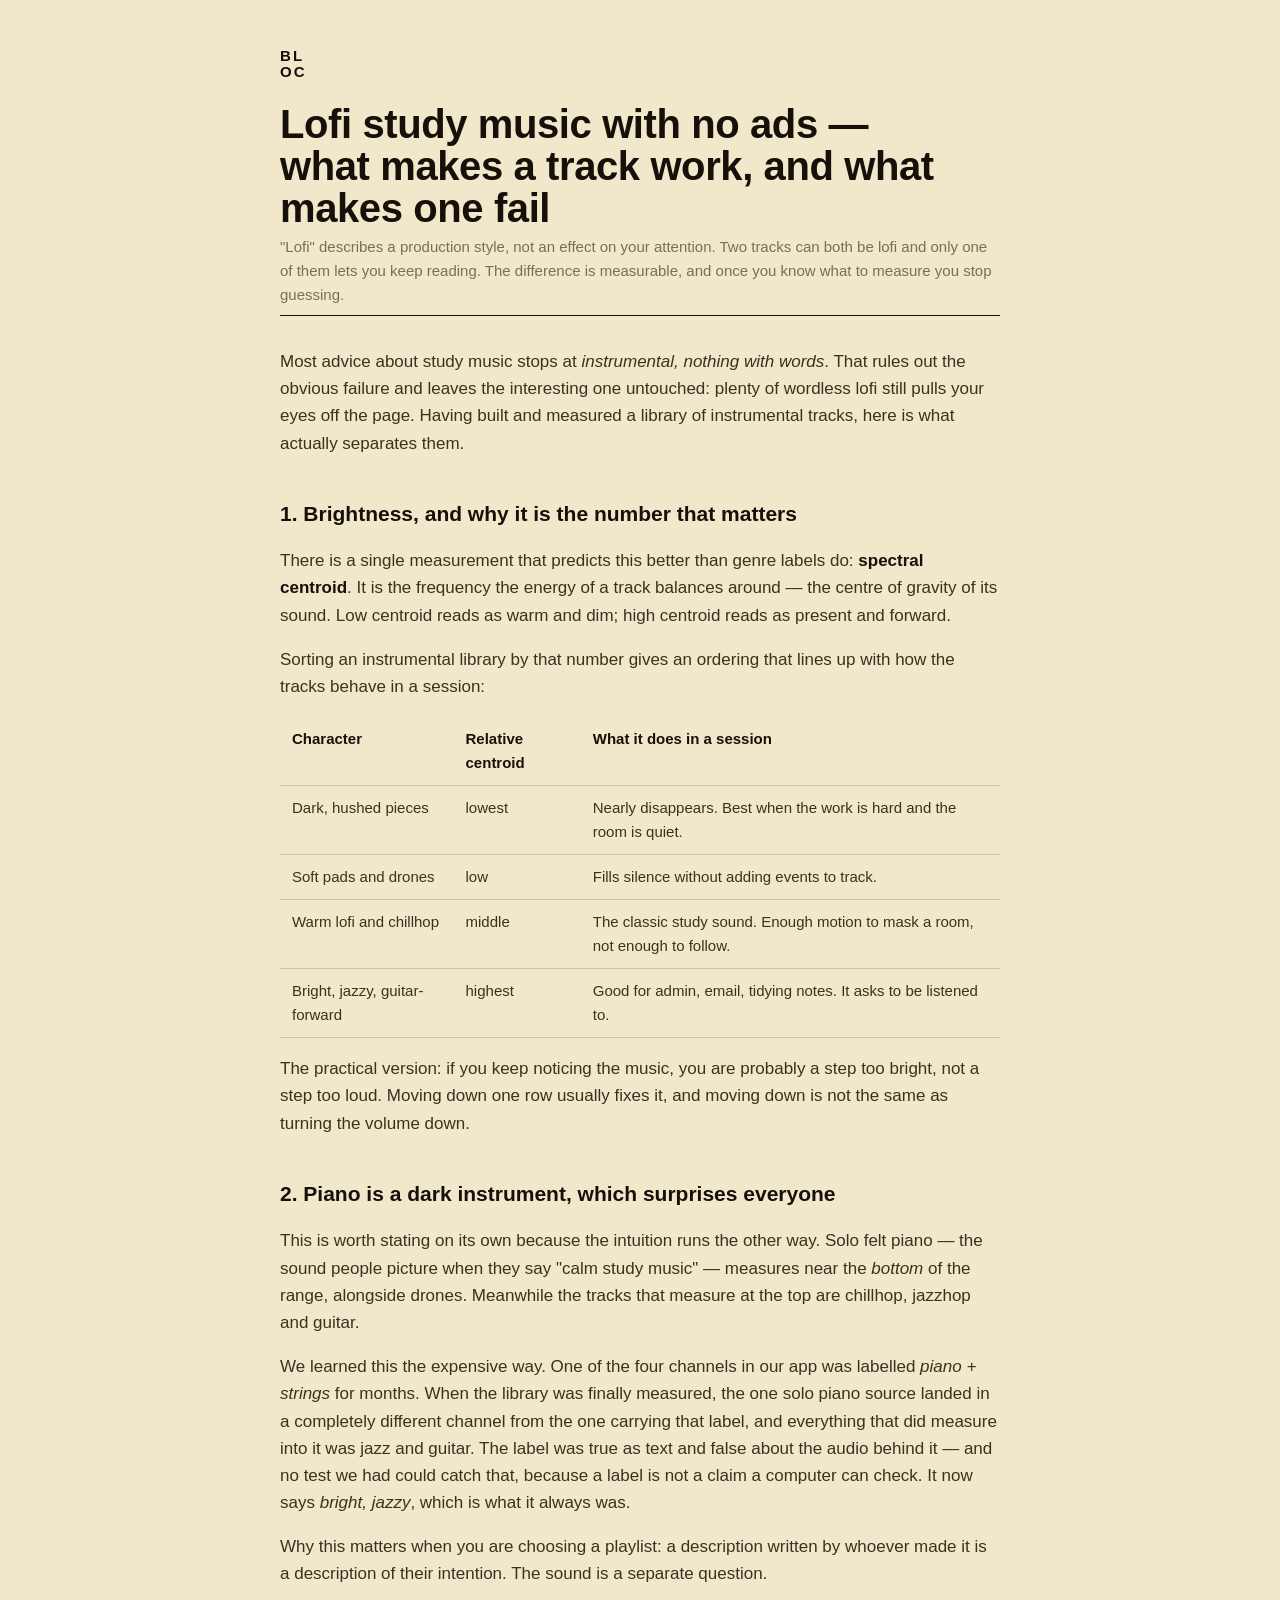
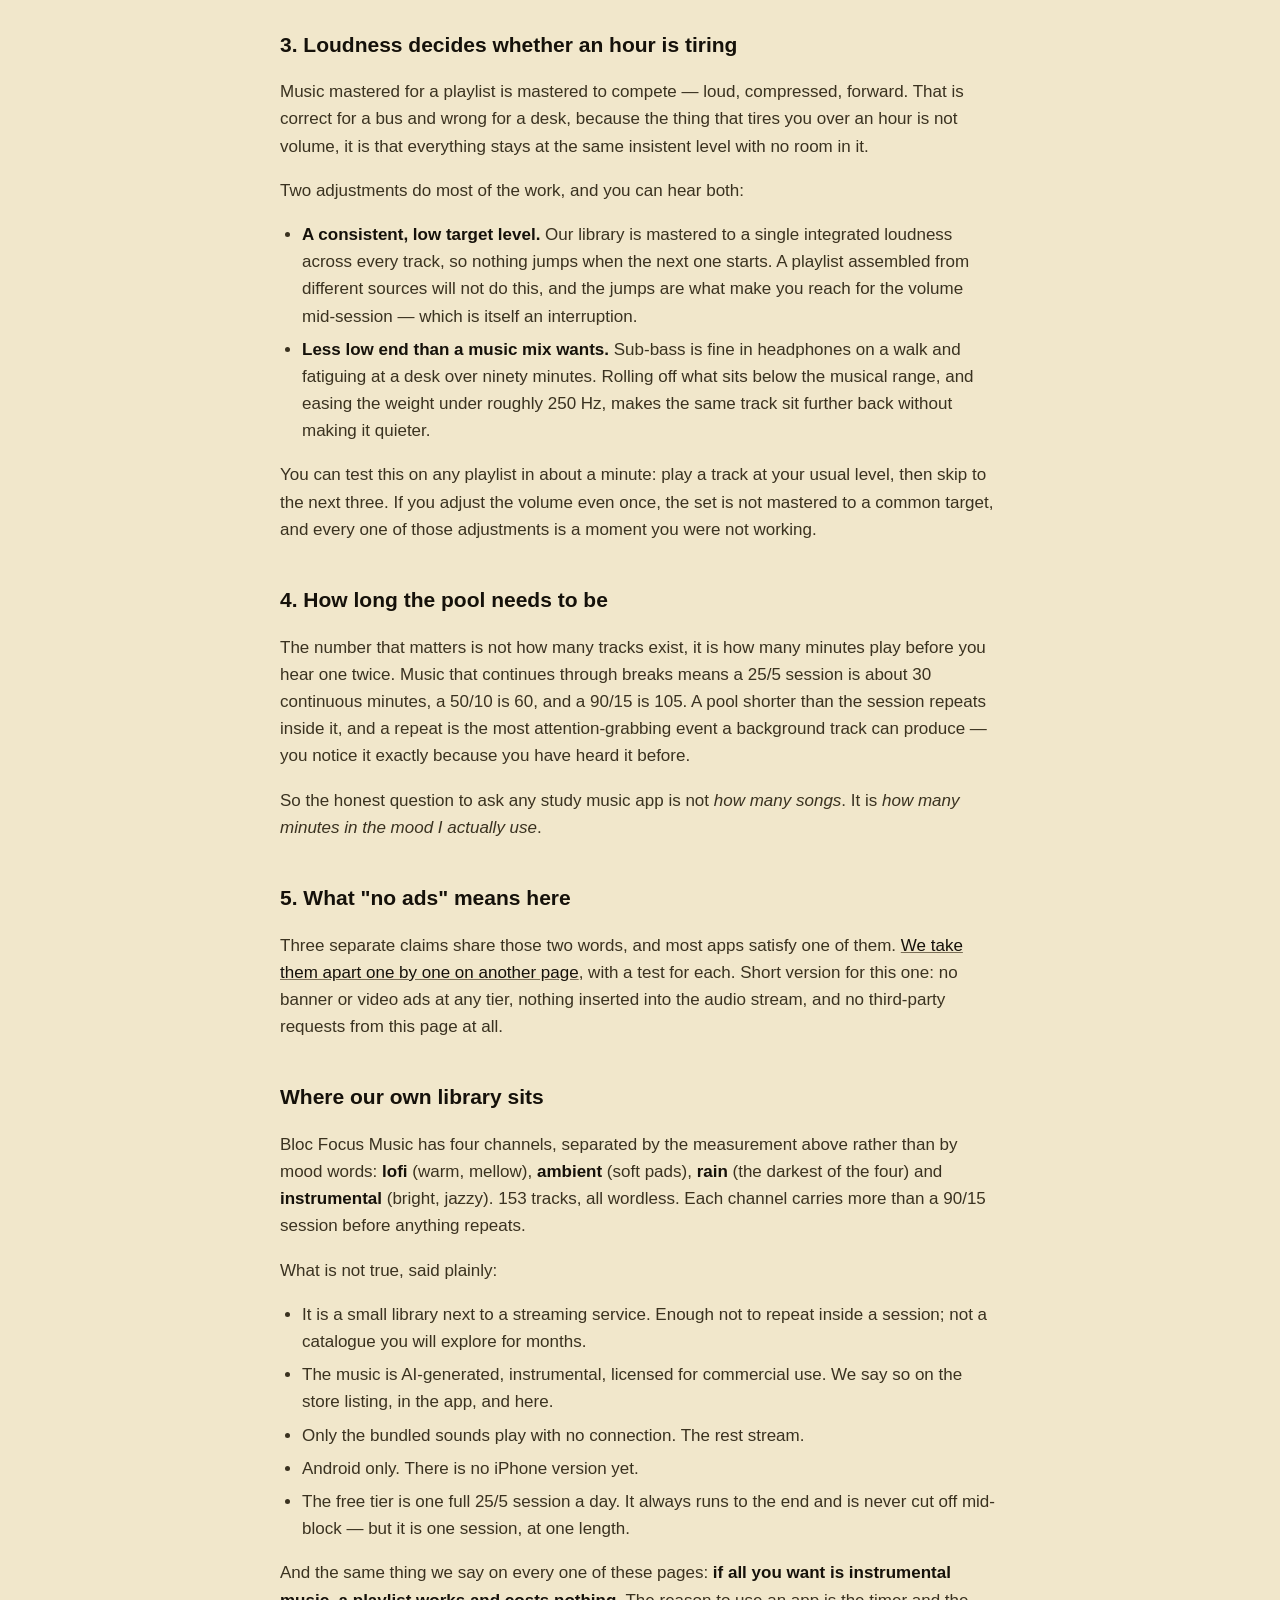
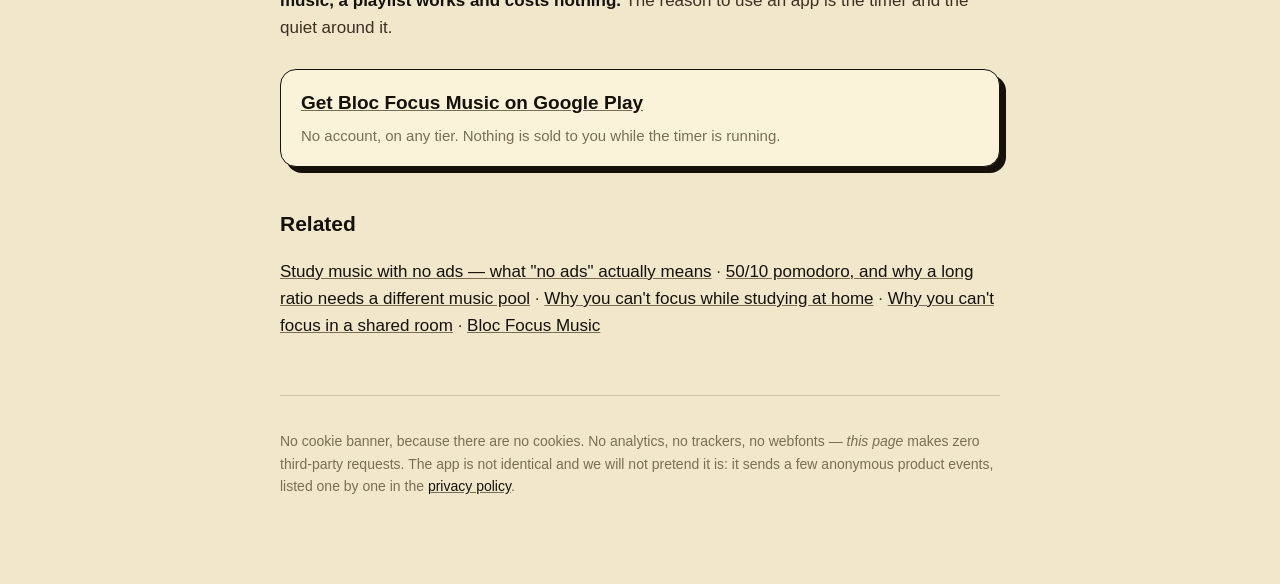
<file: docs/lofi-study-music-no-ads.html>
<!doctype html>
<html lang="en">
<head>
<meta charset="utf-8">
<meta name="viewport" content="width=device-width, initial-scale=1">
<title>Lofi study music with no ads — what makes a lofi track work, and what makes one fail</title>
<meta name="description" content="Lofi is not one sound. Measured across an instrumental library: the tracks that hold a study session and the ones that pull attention differ by a number you can check yourself. Plus how loudness, not taste, decides whether a playlist is tiring.">
<link rel="canonical" href="https://ikibook.com/lofi-study-music-no-ads.html">
<meta name="theme-color" content="#f1e7cb">

<meta property="og:type" content="article">
<meta property="og:site_name" content="Bloc Focus Music">
<meta property="og:url" content="https://ikibook.com/lofi-study-music-no-ads.html">
<meta property="og:title" content="Lofi study music with no ads — what makes a lofi track work, and what makes one fail">
<meta property="og:description" content="Lofi is not one sound. The tracks that hold a session and the ones that pull attention differ by a number you can measure.">
<meta property="og:image" content="https://ikibook.com/og.png">
<meta property="og:image:width" content="1200">
<meta property="og:image:height" content="630">
<meta property="og:image:alt" content="Bloc Focus on cream paper, beside a session card reading QUICK 25/5, 25:00, lofi - ambient - rain.">
<meta name="twitter:card" content="summary_large_image">
<meta name="twitter:title" content="Lofi study music with no ads — what works and what fails">
<meta name="twitter:description" content="Lofi is not one sound, and the difference is measurable.">
<meta name="twitter:image" content="https://ikibook.com/og.png">

<link rel="icon" href="favicon.ico" sizes="16x16 32x32 48x48">
<link rel="icon" href="icon-192.png" type="image/png" sizes="192x192">
<link rel="apple-touch-icon" href="apple-touch-icon.png">
<link rel="stylesheet" href="style.css">
<script type="application/ld+json">
{
 "@context": "https://schema.org",
 "@graph": [
  {
   "@type": "Organization",
   "@id": "https://ikibook.com/#org",
   "name": "ikibook studio",
   "url": "https://ikibook.com/",
   "logo": "https://ikibook.com/icon-192.png"
  },
  {
   "@type": "Article",
   "@id": "https://ikibook.com/lofi-study-music-no-ads.html#article",
   "mainEntityOfPage": "https://ikibook.com/lofi-study-music-no-ads.html",
   "headline": "Lofi study music with no ads — what makes a lofi track work, and what makes one fail",
   "description": "Lofi is not one sound. Measured across an instrumental library: the tracks that hold a study session and the ones that pull attention differ by a number you can check yourself. Plus how loudness, not taste, decides whether a playlist is tiring.",
   "image": "https://ikibook.com/og.png",
   "datePublished": "2026-09-05",
   "dateModified": "2026-09-05",
   "author": {
    "@id": "https://ikibook.com/#org"
   },
   "publisher": {
    "@id": "https://ikibook.com/#org"
   },
   "inLanguage": "en"
  }
 ]
}
</script>
</head>
<body>

<header>
  <a class="mark" href="/">BL<br>OC</a>
  <h1>Lofi study music with no ads —<br>what makes a track work, and what makes one fail</h1>
  <p class="meta">"Lofi" describes a production style, not an effect on your attention.
  Two tracks can both be lofi and only one of them lets you keep reading. The difference
  is measurable, and once you know what to measure you stop guessing.</p>
</header>

<main>

<p>Most advice about study music stops at <em>instrumental, nothing with words</em>. That
rules out the obvious failure and leaves the interesting one untouched: plenty of
wordless lofi still pulls your eyes off the page. Having built and measured a library of
instrumental tracks, here is what actually separates them.</p>

<h2>1. Brightness, and why it is the number that matters</h2>

<p>There is a single measurement that predicts this better than genre labels do:
<strong>spectral centroid</strong>. It is the frequency the energy of a track balances
around — the centre of gravity of its sound. Low centroid reads as warm and dim; high
centroid reads as present and forward.</p>

<p>Sorting an instrumental library by that number gives an ordering that lines up with
how the tracks behave in a session:</p>

<table>
  <tr>
    <th>Character</th>
    <th>Relative centroid</th>
    <th>What it does in a session</th>
  </tr>
  <tr>
    <td>Dark, hushed pieces</td>
    <td>lowest</td>
    <td>Nearly disappears. Best when the work is hard and the room is quiet.</td>
  </tr>
  <tr>
    <td>Soft pads and drones</td>
    <td>low</td>
    <td>Fills silence without adding events to track.</td>
  </tr>
  <tr>
    <td>Warm lofi and chillhop</td>
    <td>middle</td>
    <td>The classic study sound. Enough motion to mask a room, not enough to follow.</td>
  </tr>
  <tr>
    <td>Bright, jazzy, guitar-forward</td>
    <td>highest</td>
    <td>Good for admin, email, tidying notes. It asks to be listened to.</td>
  </tr>
</table>

<p>The practical version: if you keep noticing the music, you are probably a step too
bright, not a step too loud. Moving down one row usually fixes it, and moving down is not
the same as turning the volume down.</p>

<h2>2. Piano is a dark instrument, which surprises everyone</h2>

<p>This is worth stating on its own because the intuition runs the other way. Solo felt
piano — the sound people picture when they say "calm study music" — measures near the
<em>bottom</em> of the range, alongside drones. Meanwhile the tracks that measure at the
top are chillhop, jazzhop and guitar.</p>

<p>We learned this the expensive way. One of the four channels in our app was labelled
<em>piano + strings</em> for months. When the library was finally measured, the one solo
piano source landed in a completely different channel from the one carrying that label,
and everything that did measure into it was jazz and guitar. The label was true as text
and false about the audio behind it — and no test we had could catch that, because a
label is not a claim a computer can check. It now says <em>bright, jazzy</em>, which is
what it always was.</p>

<p>Why this matters when you are choosing a playlist: a description written by whoever
made it is a description of their intention. The sound is a separate question.</p>

<h2>3. Loudness decides whether an hour is tiring</h2>

<p>Music mastered for a playlist is mastered to compete — loud, compressed, forward. That
is correct for a bus and wrong for a desk, because the thing that tires you over an hour
is not volume, it is that everything stays at the same insistent level with no room in
it.</p>

<p>Two adjustments do most of the work, and you can hear both:</p>

<ul>
  <li><strong>A consistent, low target level.</strong> Our library is mastered to a single
  integrated loudness across every track, so nothing jumps when the next one starts. A
  playlist assembled from different sources will not do this, and the jumps are what make
  you reach for the volume mid-session — which is itself an interruption.</li>
  <li><strong>Less low end than a music mix wants.</strong> Sub-bass is fine in headphones
  on a walk and fatiguing at a desk over ninety minutes. Rolling off what sits below the
  musical range, and easing the weight under roughly 250 Hz, makes the same track sit
  further back without making it quieter.</li>
</ul>

<p>You can test this on any playlist in about a minute: play a track at your usual level,
then skip to the next three. If you adjust the volume even once, the set is not mastered
to a common target, and every one of those adjustments is a moment you were not working.</p>

<h2>4. How long the pool needs to be</h2>

<p>The number that matters is not how many tracks exist, it is how many minutes play
before you hear one twice. Music that continues through breaks means a 25/5 session is
about 30 continuous minutes, a 50/10 is 60, and a 90/15 is 105. A pool shorter than the
session repeats inside it, and a repeat is the most attention-grabbing event a background
track can produce — you notice it exactly because you have heard it before.</p>

<p>So the honest question to ask any study music app is not <em>how many songs</em>. It is
<em>how many minutes in the mood I actually use</em>.</p>

<h2>5. What "no ads" means here</h2>

<p>Three separate claims share those two words, and most apps satisfy one of them.
<a href="study-music-no-ads.html">We take them apart one by one on another page</a>, with
a test for each. Short version for this one: no banner or video ads at any tier, nothing
inserted into the audio stream, and no third-party requests from this page at all.</p>

<h2>Where our own library sits</h2>

<p>Bloc Focus Music has four channels, separated by the measurement above rather than by
mood words: <strong>lofi</strong> (warm, mellow), <strong>ambient</strong> (soft pads),
<strong>rain</strong> (the darkest of the four) and <strong>instrumental</strong>
(bright, jazzy).
153 tracks, all wordless. Each channel carries more than a 90/15 session before anything
repeats.</p>

<p>What is not true, said plainly:</p>

<ul>
  <li>It is a small library next to a streaming service. Enough not to repeat inside a
  session; not a catalogue you will explore for months.</li>
  <li>The music is AI-generated, instrumental, licensed for commercial use. We say so on
  the store listing, in the app, and here.</li>
  <li>Only the bundled sounds play with no connection. The rest stream.</li>
  <li>Android only. There is no iPhone version yet.</li>
  <li>The free tier is one full 25/5 session a day. It always runs to the end and is never
  cut off mid-block — but it is one session, at one length.</li>
</ul>

<p>And the same thing we say on every one of these pages: <strong>if all you want is
instrumental music, a playlist works and costs nothing.</strong> The reason to use an app
is the timer and the quiet around it.</p>

<div class="cta">
  <p style="margin:0"><a href="https://play.google.com/store/apps/details?id=com.bloc.focus&amp;referrer=utm_source%3Dsite%26utm_medium%3Dweb%26utm_campaign%3Dlofi">Get Bloc Focus Music on Google Play</a></p>
  <p class="meta" style="margin:6px 0 0">No account, on any tier. Nothing is sold to you
  while the timer is running.</p>
</div>

<h2>Related</h2>
<p><a href="study-music-no-ads.html">Study music with no ads — what "no ads" actually
means</a> · <a href="50-10-pomodoro.html">50/10 pomodoro, and why a long ratio needs a
different music pool</a> · <a href="why-cant-i-focus-studying-at-home.html">Why you can't
focus while studying at home</a> · <a href="cant-focus-shared-room.html">Why you can't focus
in a shared room</a> · <a href="/">Bloc Focus Music</a></p>

</main>

<footer>
  <p>No cookie banner, because there are no cookies. No analytics, no trackers, no
  webfonts — <em>this page</em> makes zero third-party requests. The app is not
  identical and we will not pretend it is: it sends a few anonymous product events,
  listed one by one in the <a href="privacy.html">privacy policy</a>.</p>
</footer>

</body>
</html>
</file>
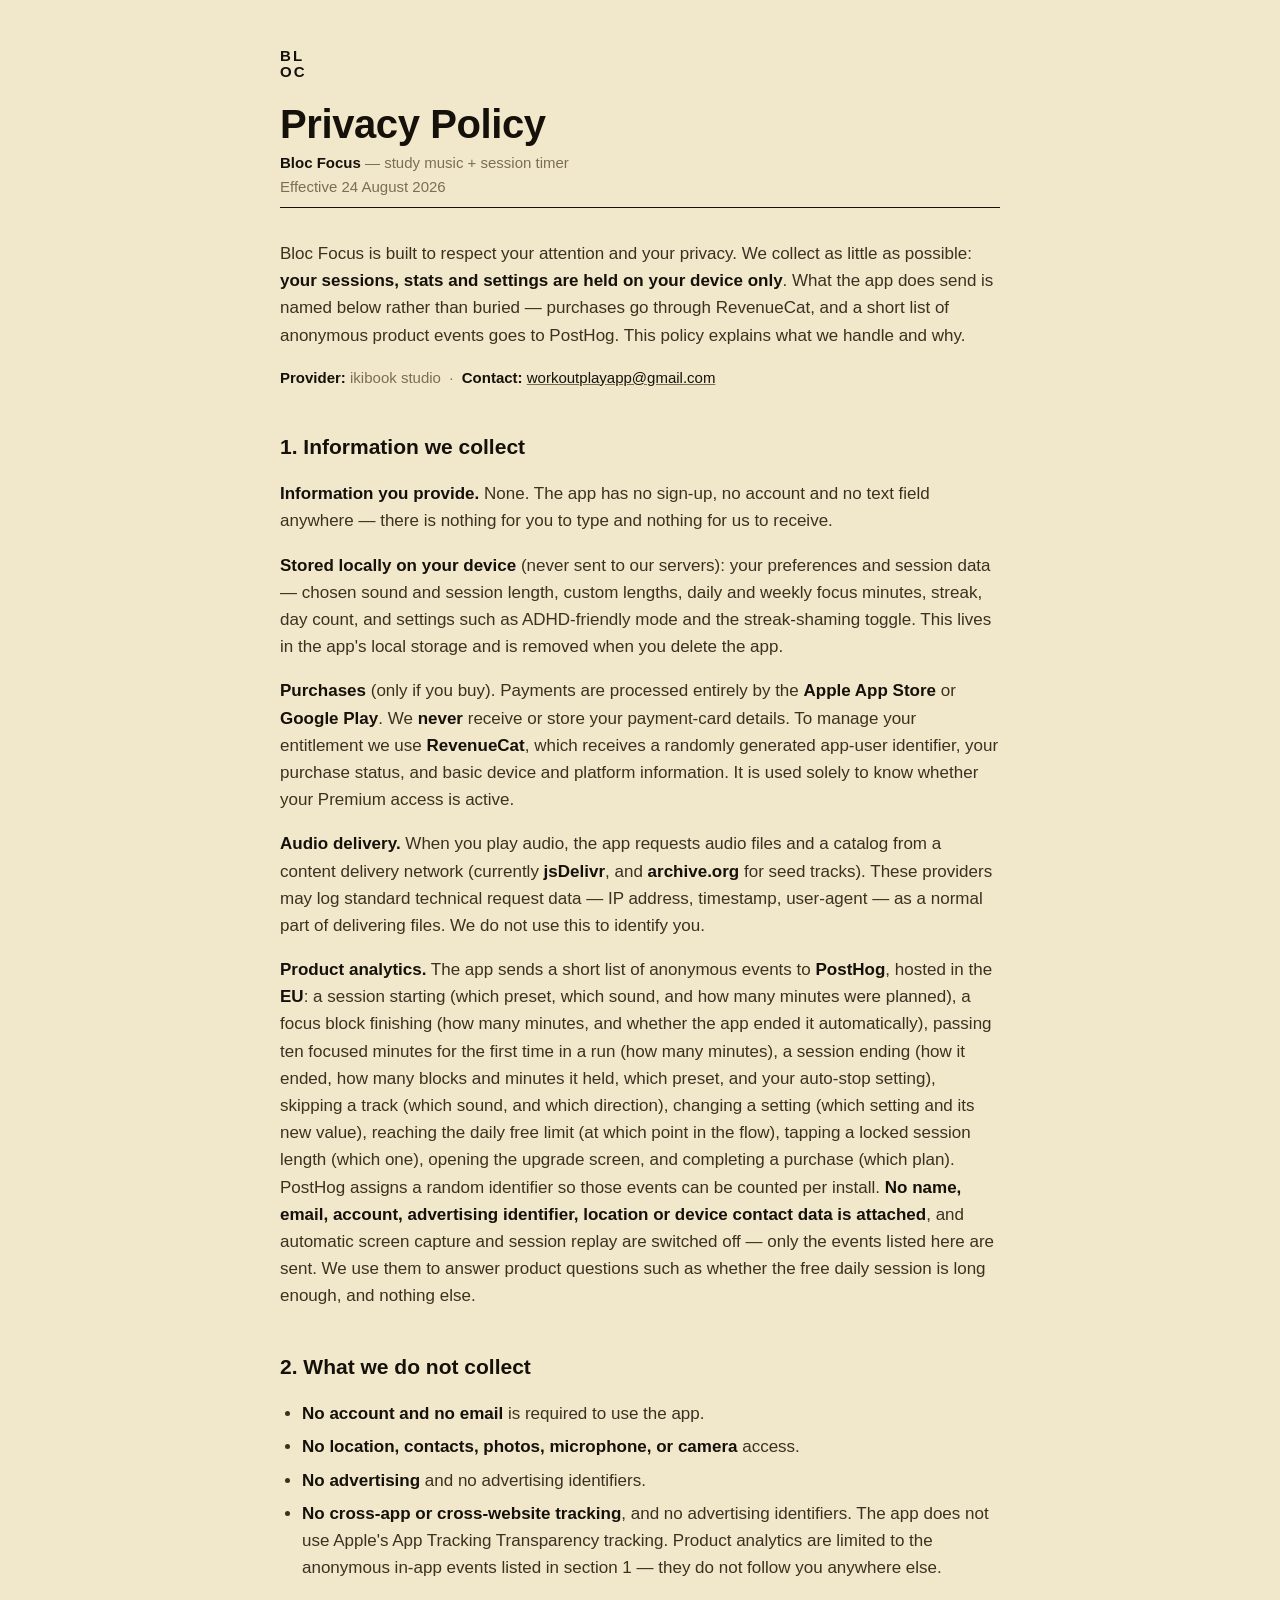
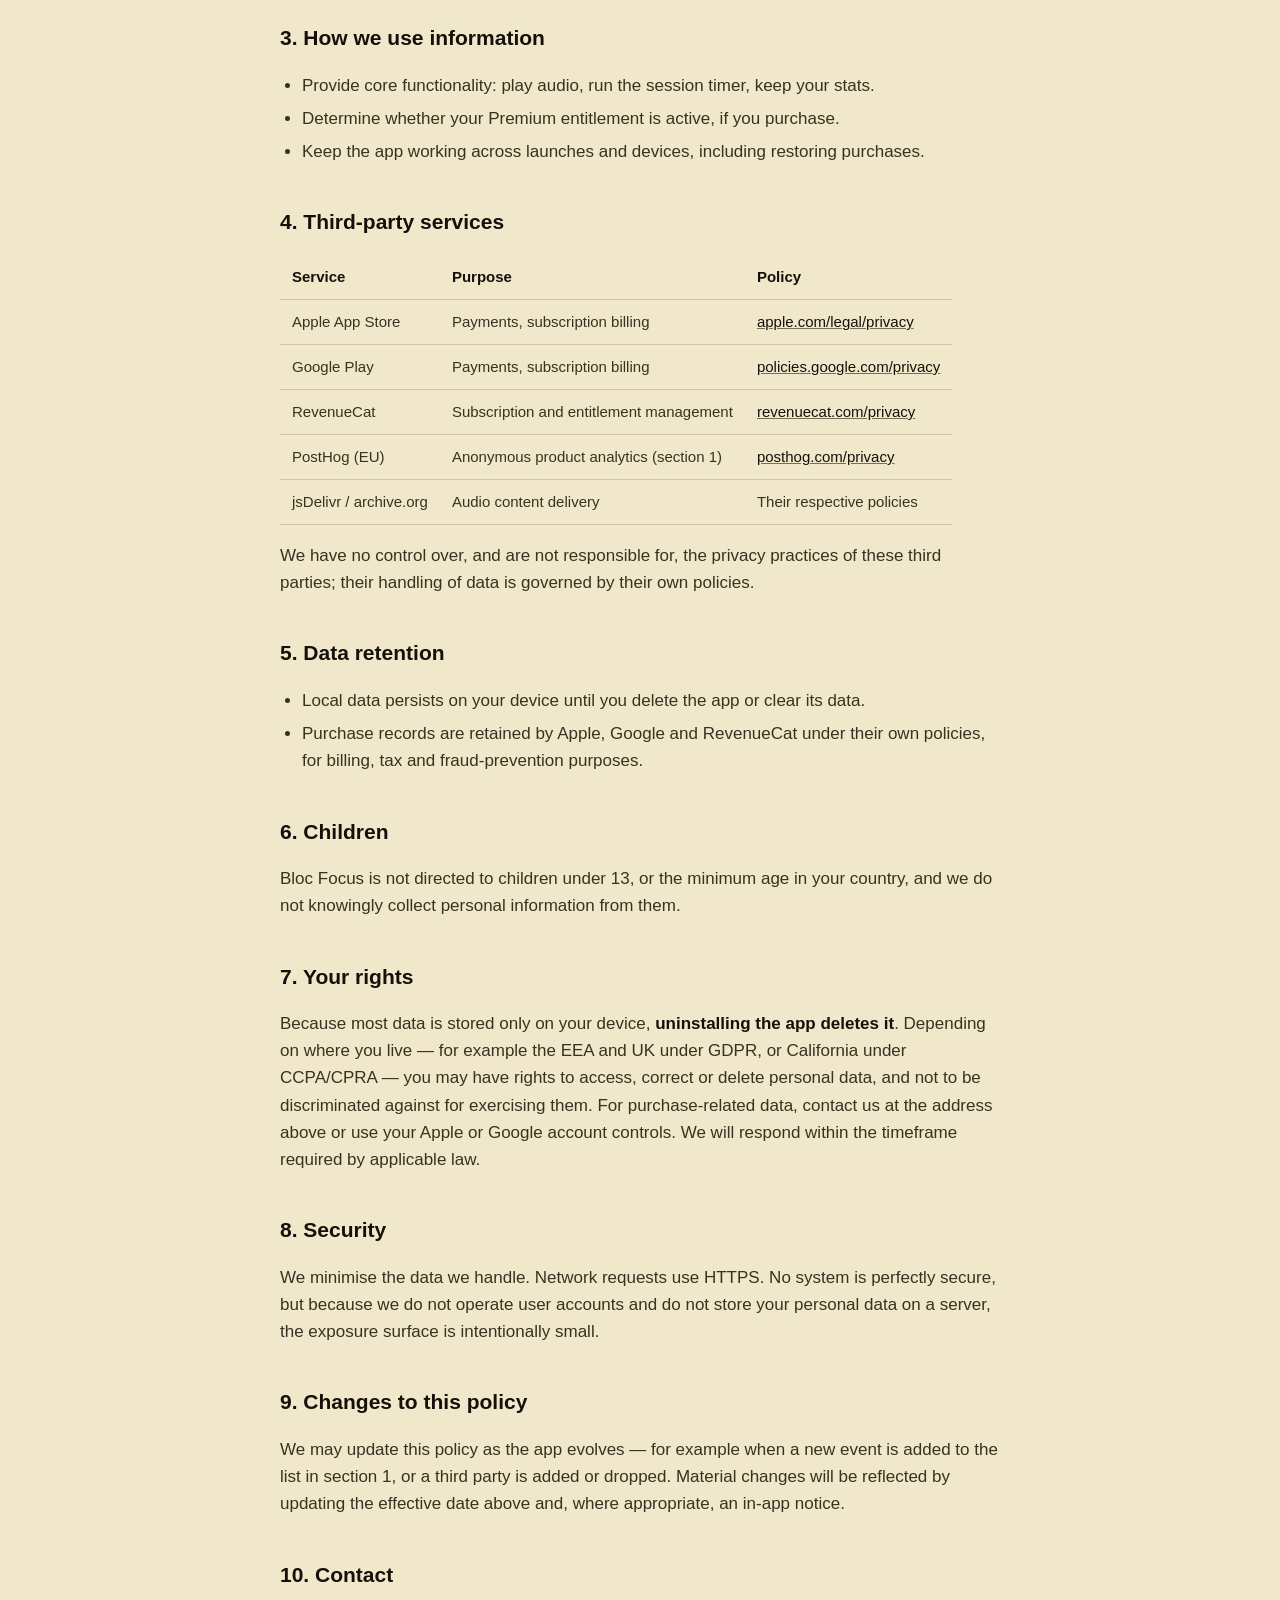
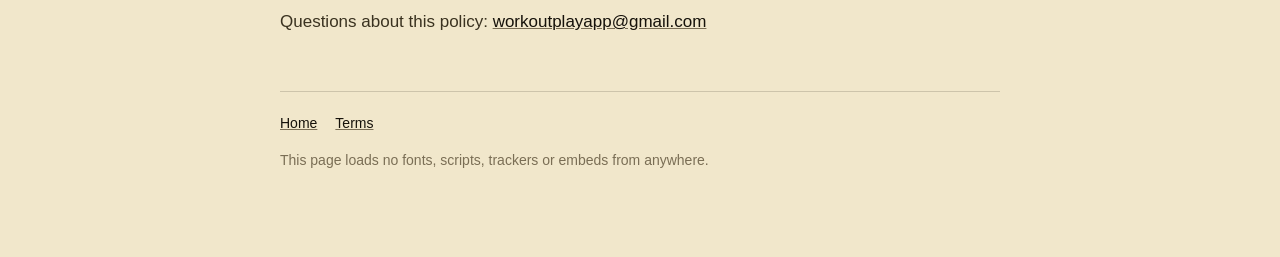
<file: docs/privacy.html>
<!doctype html>
<html lang="en">
<head>
<meta charset="utf-8">
<meta name="viewport" content="width=device-width, initial-scale=1">
<title>Privacy Policy — Bloc Focus</title>
<meta name="description" content="What Bloc Focus collects, what it does not, and every third party it talks to, named one by one.">
<link rel="canonical" href="https://ikibook.com/privacy.html">
<meta name="theme-color" content="#f1e7cb">

<!-- Link previews. Every launch lane ships the same way: someone pastes this
     URL into Reddit, Hacker News, a Discord, a link-in-bio. Without these the
     paste renders as a bare grey URL, which is the first impression the whole
     plan pays for. og.png is served from this repo like everything else - the
     zero-third-party claim in the footer still holds. -->
<meta property="og:type" content="website">
<meta property="og:site_name" content="Bloc Focus">
<meta property="og:url" content="https://ikibook.com/privacy.html">
<meta property="og:title" content="Privacy Policy — Bloc Focus">
<meta property="og:description" content="What Bloc Focus collects, what it does not, and every third party it talks to, named one by one.">
<meta property="og:image" content="https://ikibook.com/og.png">
<meta property="og:image:width" content="1200">
<meta property="og:image:height" content="630">
<meta property="og:image:alt" content="Bloc Focus on cream paper, beside a session card reading QUICK 25/5, 25:00, lofi - ambient - rain.">
<meta name="twitter:card" content="summary_large_image">
<meta name="twitter:title" content="Privacy Policy — Bloc Focus">
<meta name="twitter:description" content="What Bloc Focus collects, what it does not, and every third party it talks to, named one by one.">
<meta name="twitter:image" content="https://ikibook.com/og.png">

<link rel="icon" href="favicon.ico" sizes="16x16 32x32 48x48">
<link rel="icon" href="icon-192.png" type="image/png" sizes="192x192">
<link rel="apple-touch-icon" href="apple-touch-icon.png">
<link rel="stylesheet" href="style.css">
</head>
<body>

<header>
  <a class="mark" href="./">BL<br>OC</a>
  <h1>Privacy Policy</h1>
  <p class="meta"><strong>Bloc Focus</strong> — study music + session timer<br>
  Effective 24 August 2026</p>
</header>

<main>

<p>Bloc Focus is built to respect your attention and your privacy. We collect as
little as possible: <strong>your sessions, stats and settings are held on your
device only</strong>. What the app does send is named below rather than buried —
purchases go through RevenueCat, and a short list of anonymous product events
goes to PostHog. This policy explains what we handle and why.</p>

<p class="meta"><strong>Provider:</strong> ikibook studio &nbsp;·&nbsp;
<strong>Contact:</strong> <a href="mailto:workoutplayapp@gmail.com">workoutplayapp@gmail.com</a></p>

<h2>1. Information we collect</h2>

<p><strong>Information you provide.</strong> None. The app has no sign-up, no
account and no text field anywhere — there is nothing for you to type and nothing
for us to receive.</p>

<p><strong>Stored locally on your device</strong> (never sent to our servers): your
preferences and session data — chosen sound and session length, custom lengths,
daily and weekly focus minutes, streak, day count, and settings such as
ADHD-friendly mode and the streak-shaming toggle. This lives in the app's local
storage and is removed when you delete the app.</p>

<p><strong>Purchases</strong> (only if you buy). Payments are processed entirely by
the <strong>Apple App Store</strong> or <strong>Google Play</strong>. We
<strong>never</strong> receive or store your payment-card details. To manage your
entitlement we use <strong>RevenueCat</strong>, which receives a randomly generated
app-user identifier, your purchase status, and basic device and platform
information. It is used solely to know whether your Premium access is active.</p>

<p><strong>Audio delivery.</strong> When you play audio, the app requests audio files
and a catalog from a content delivery network (currently <strong>jsDelivr</strong>,
and <strong>archive.org</strong> for seed tracks). These providers may log standard
technical request data — IP address, timestamp, user-agent — as a normal part of
delivering files. We do not use this to identify you.</p>

<p><strong>Product analytics.</strong> The app sends a short list of anonymous
events to <strong>PostHog</strong>, hosted in the <strong>EU</strong>: a session
starting (which preset, which sound, and how many minutes were planned), a focus
block finishing (how many minutes, and whether the app ended it automatically),
passing ten focused minutes for the first time in a run (how many minutes), a
session ending (how it ended, how many blocks and minutes it held, which preset,
and your auto-stop setting), skipping a track (which sound, and which
direction), changing a setting (which setting and its new value), reaching the
daily free limit (at which point in the flow), tapping a locked session length
(which one), opening the upgrade screen, and completing a purchase (which plan).
PostHog assigns a random
identifier so those events can be counted per install. <strong>No name, email,
account, advertising identifier, location or device contact data is attached</strong>,
and automatic screen capture and session replay are switched off — only the
events listed here are sent. We use them to answer product questions such as
whether the free daily session is long enough, and nothing else.</p>

<h2>2. What we do not collect</h2>
<ul>
  <li><strong>No account and no email</strong> is required to use the app.</li>
  <li><strong>No location, contacts, photos, microphone, or camera</strong> access.</li>
  <li><strong>No advertising</strong> and no advertising identifiers.</li>
  <li><strong>No cross-app or cross-website tracking</strong>, and no advertising
      identifiers. The app does not use Apple's App Tracking Transparency
      tracking. Product analytics are limited to the anonymous in-app events
      listed in section 1 — they do not follow you anywhere else.</li>
</ul>

<h2>3. How we use information</h2>
<ul>
  <li>Provide core functionality: play audio, run the session timer, keep your stats.</li>
  <li>Determine whether your Premium entitlement is active, if you purchase.</li>
  <li>Keep the app working across launches and devices, including restoring purchases.</li>
</ul>

<h2>4. Third-party services</h2>
<table>
  <tr><th>Service</th><th>Purpose</th><th>Policy</th></tr>
  <tr><td>Apple App Store</td><td>Payments, subscription billing</td>
      <td><a href="https://www.apple.com/legal/privacy/">apple.com/legal/privacy</a></td></tr>
  <tr><td>Google Play</td><td>Payments, subscription billing</td>
      <td><a href="https://policies.google.com/privacy">policies.google.com/privacy</a></td></tr>
  <tr><td>RevenueCat</td><td>Subscription and entitlement management</td>
      <td><a href="https://www.revenuecat.com/privacy">revenuecat.com/privacy</a></td></tr>
  <tr><td>PostHog (EU)</td><td>Anonymous product analytics (section 1)</td>
      <td><a href="https://posthog.com/privacy">posthog.com/privacy</a></td></tr>
  <tr><td>jsDelivr / archive.org</td><td>Audio content delivery</td>
      <td>Their respective policies</td></tr>
</table>
<p>We have no control over, and are not responsible for, the privacy practices of
these third parties; their handling of data is governed by their own policies.</p>

<h2>5. Data retention</h2>
<ul>
  <li>Local data persists on your device until you delete the app or clear its data.</li>
  <li>Purchase records are retained by Apple, Google and RevenueCat under their own
      policies, for billing, tax and fraud-prevention purposes.</li>
</ul>

<h2>6. Children</h2>
<p>Bloc Focus is not directed to children under 13, or the minimum age in your
country, and we do not knowingly collect personal information from them.</p>

<h2>7. Your rights</h2>
<p>Because most data is stored only on your device, <strong>uninstalling the app
deletes it</strong>. Depending on where you live — for example the EEA and UK under
GDPR, or California under CCPA/CPRA — you may have rights to access, correct or
delete personal data, and not to be discriminated against for exercising them. For
purchase-related data, contact us at the address above or use your Apple or Google
account controls. We will respond within the timeframe required by applicable law.</p>

<h2>8. Security</h2>
<p>We minimise the data we handle. Network requests use HTTPS. No system is
perfectly secure, but because we do not operate user accounts and do not store your
personal data on a server, the exposure surface is intentionally small.</p>

<h2>9. Changes to this policy</h2>
<p>We may update this policy as the app evolves — for example when a new event is
added to the list in section 1, or a third party is added or dropped. Material
changes will be reflected by updating the effective date
above and, where appropriate, an in-app notice.</p>

<h2>10. Contact</h2>
<p>Questions about this policy:
<a href="mailto:workoutplayapp@gmail.com">workoutplayapp@gmail.com</a></p>

</main>

<footer>
  <nav><a href="./">Home</a><a href="terms.html">Terms</a></nav>
  <p>This page loads no fonts, scripts, trackers or embeds from anywhere.</p>
</footer>

</body>
</html>
</file>
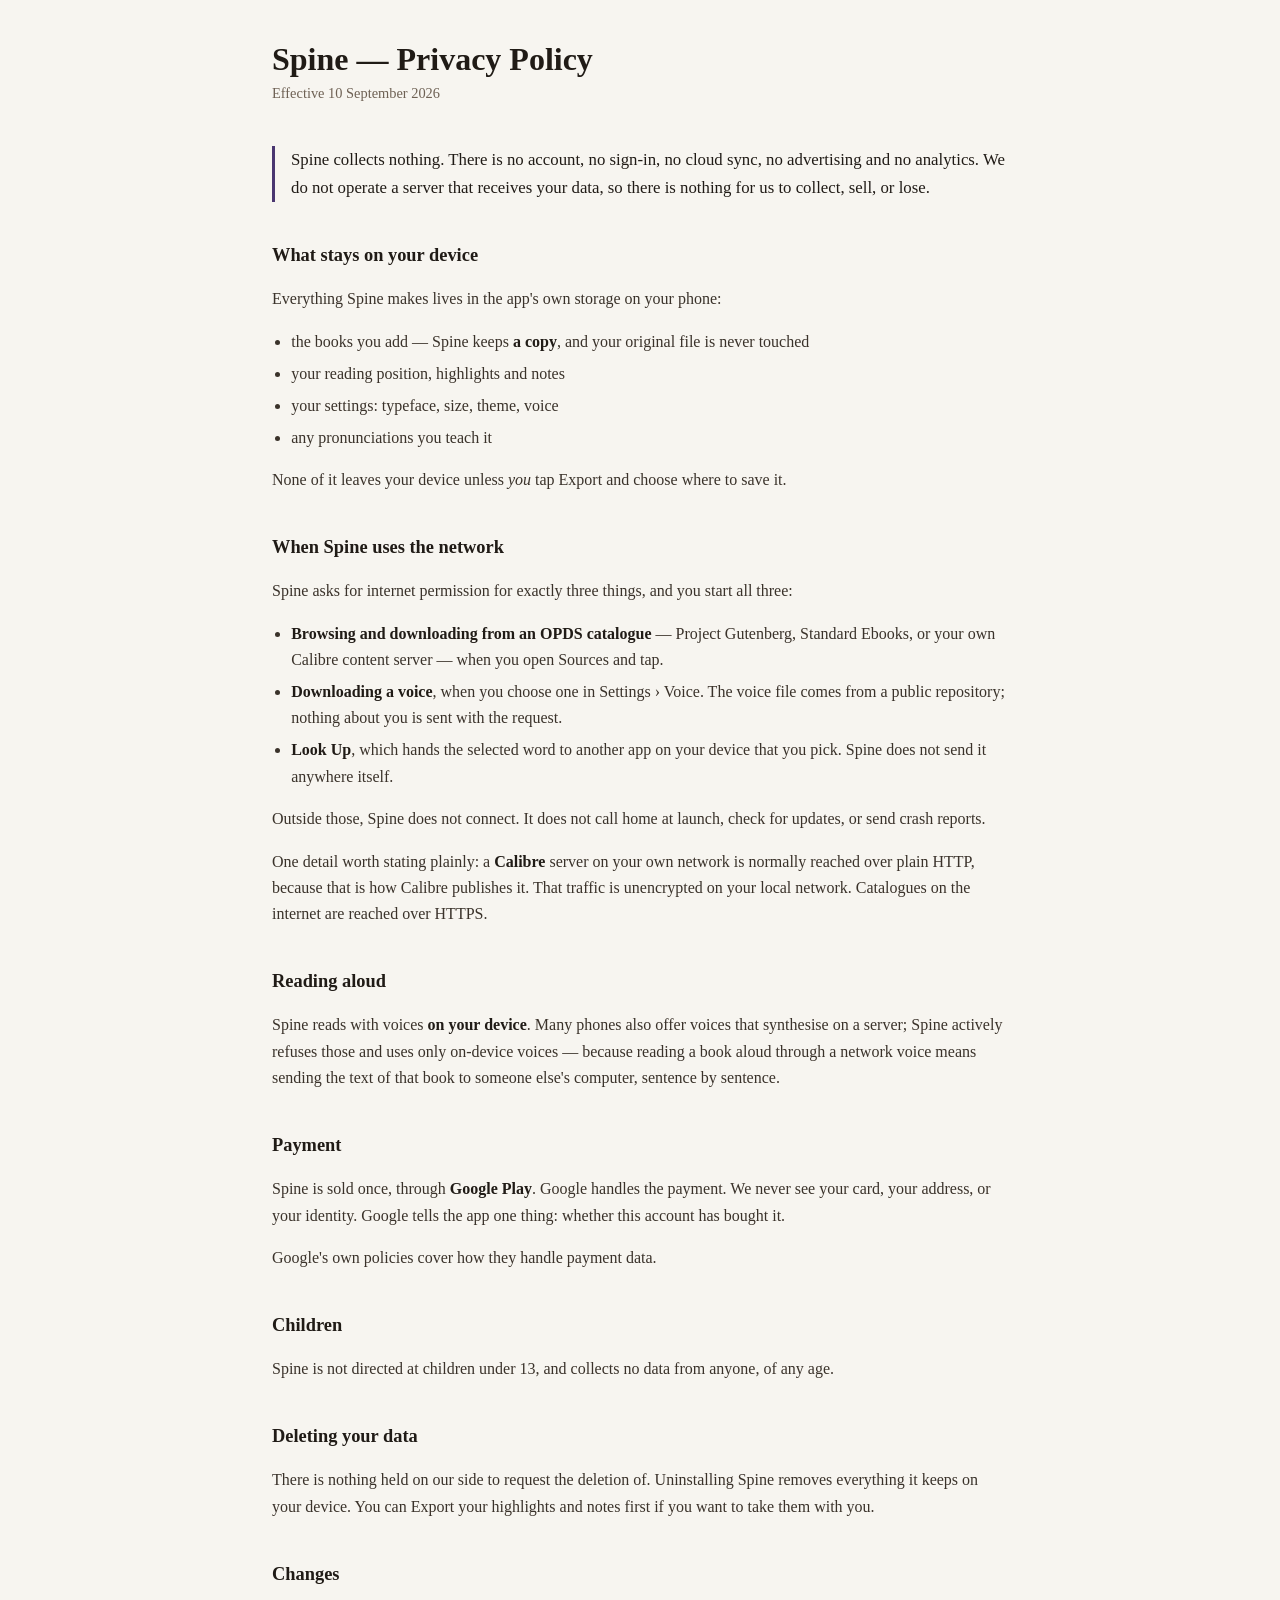
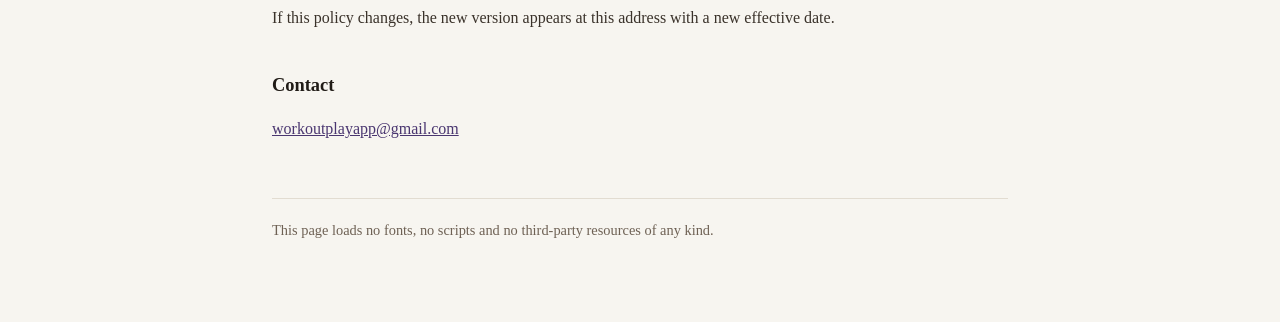
<file: docs/spine-privacy.html>
<!doctype html>
<!--
  Spine — privacy policy.

  Google Play requires a PUBLIC URL, not an attachment. This file is
  self-contained on purpose: no fonts, no scripts, no analytics, nothing
  fetched from anywhere. A privacy policy that loads a third-party tracker is
  a joke somebody eventually notices.

  PUBLISHED AT https://ikibook.com/spine-privacy.html

  ikibook.com is GitHub Pages served from `bloc-audio/docs/` (that repo holds
  the CNAME). Deploying is copying this file to `bloc-audio/docs/
  spine-privacy.html` and pushing — there is no build step.

  ** THIS FILE IS THE SOURCE. The copy in bloc-audio is a deployment artefact.
  Edit here, copy there, or the two drift and the public one wins by default.

  Conventions taken from the pages already on that domain, not invented:
  numbered <h2> sections, a canonical link, OG tags so a pasted link does not
  render as a bare grey URL, and workoutplayapp@gmail.com as the contact — the
  same address the site's other pages use. And no webfont and no CDN, for the
  reason bloc-audio/docs/style.css gives about itself: a privacy policy that
  phones out to Google for a font refutes itself in the network tab.
-->
<html lang="en">
<head>
<meta charset="utf-8">
<meta name="viewport" content="width=device-width, initial-scale=1">
<title>Privacy Policy — Spine</title>
<meta name="description" content="Spine collects nothing. No account, no sync, no analytics, no ads — and the three moments it touches the network, named one by one.">
<link rel="canonical" href="https://ikibook.com/spine-privacy.html">
<meta name="theme-color" content="#F7F5F0">

<!-- Someone will paste this URL into a forum or a support thread. Without
     these it renders as a bare grey link. No image is referenced because this
     project has no og.png on that domain yet, and pointing at one that 404s is
     worse than pointing at none. -->
<meta property="og:type" content="website">
<meta property="og:site_name" content="Spine">
<meta property="og:url" content="https://ikibook.com/spine-privacy.html">
<meta property="og:title" content="Privacy Policy — Spine">
<meta property="og:description" content="Spine collects nothing. No account, no sync, no analytics, no ads.">
<meta name="twitter:card" content="summary">
<style>
  :root {
    --bg: #F7F5F0; --ink: #201B16; --body: #3A322A;
    --meta: #6E6154; --line: #E2DCD1; --accent: #4A3670;
  }
  @media (prefers-color-scheme: dark) {
    :root {
      --bg: #16120E; --ink: #F2EDE4; --body: #D8D0C4;
      --meta: #9C9184; --line: #2E2721; --accent: #CBB9E8;
    }
  }
  * { box-sizing: border-box; }
  body {
    margin: 0; padding: 40px 20px 80px; background: var(--bg); color: var(--body);
    font: 16px/1.65 Georgia, "Times New Roman", serif;
  }
  main { max-width: 46rem; margin: 0 auto; }
  h1 { color: var(--ink); font-size: 2rem; line-height: 1.2; margin: 0 0 .25rem; }
  h2 { color: var(--ink); font-size: 1.15rem; margin: 2.4rem 0 .6rem; }
  .date { color: var(--meta); font-size: .9rem; margin: 0 0 2.5rem; }
  ul { padding-left: 1.2rem; }
  li { margin: .35rem 0; }
  strong { color: var(--ink); }
  a { color: var(--accent); }
  .lead {
    border-left: 3px solid var(--accent); padding-left: 1rem; margin: 2rem 0;
    font-size: 1.05rem; color: var(--ink);
  }
  footer {
    margin-top: 3.5rem; padding-top: 1.2rem; border-top: 1px solid var(--line);
    color: var(--meta); font-size: .9rem;
  }
</style>
</head>
<body>
<main>

<h1>Spine — Privacy Policy</h1>
<p class="date">Effective 10 September 2026</p>

<p class="lead">
  Spine collects nothing. There is no account, no sign-in, no cloud sync, no
  advertising and no analytics. We do not operate a server that receives your
  data, so there is nothing for us to collect, sell, or lose.
</p>

<h2>What stays on your device</h2>
<p>Everything Spine makes lives in the app's own storage on your phone:</p>
<ul>
  <li>the books you add — Spine keeps <strong>a copy</strong>, and your original file is never touched</li>
  <li>your reading position, highlights and notes</li>
  <li>your settings: typeface, size, theme, voice</li>
  <li>any pronunciations you teach it</li>
</ul>
<p>
  None of it leaves your device unless <em>you</em> tap Export and choose where
  to save it.
</p>

<h2>When Spine uses the network</h2>
<p>Spine asks for internet permission for exactly three things, and you start
all three:</p>
<ul>
  <li><strong>Browsing and downloading from an OPDS catalogue</strong> — Project
      Gutenberg, Standard Ebooks, or your own Calibre content server — when you
      open Sources and tap.</li>
  <li><strong>Downloading a voice</strong>, when you choose one in
      Settings › Voice. The voice file comes from a public repository; nothing
      about you is sent with the request.</li>
  <li><strong>Look Up</strong>, which hands the selected word to another app on
      your device that you pick. Spine does not send it anywhere itself.</li>
</ul>
<p>
  Outside those, Spine does not connect. It does not call home at launch, check
  for updates, or send crash reports.
</p>
<p>
  One detail worth stating plainly: a <strong>Calibre</strong> server on your own
  network is normally reached over plain HTTP, because that is how Calibre
  publishes it. That traffic is unencrypted on your local network. Catalogues on
  the internet are reached over HTTPS.
</p>

<h2>Reading aloud</h2>
<p>
  Spine reads with voices <strong>on your device</strong>. Many phones also offer
  voices that synthesise on a server; Spine actively refuses those and uses only
  on-device voices — because reading a book aloud through a network voice means
  sending the text of that book to someone else's computer, sentence by
  sentence.
</p>

<h2>Payment</h2>
<p>
  Spine is sold once, through <strong>Google Play</strong>. Google handles the
  payment. We never see your card, your address, or your identity. Google tells
  the app one thing: whether this account has bought it.
</p>
<p>Google's own policies cover how they handle payment data.</p>

<h2>Children</h2>
<p>
  Spine is not directed at children under 13, and collects no data from anyone,
  of any age.
</p>

<h2>Deleting your data</h2>
<p>
  There is nothing held on our side to request the deletion of. Uninstalling
  Spine removes everything it keeps on your device. You can Export your
  highlights and notes first if you want to take them with you.
</p>

<h2>Changes</h2>
<p>
  If this policy changes, the new version appears at this address with a new
  effective date.
</p>

<h2>Contact</h2>
<p>
  <a href="mailto:workoutplayapp@gmail.com">workoutplayapp@gmail.com</a>
</p>

<footer>
  This page loads no fonts, no scripts and no third-party resources of any kind.
</footer>

</main>
</body>
</html>
</file>
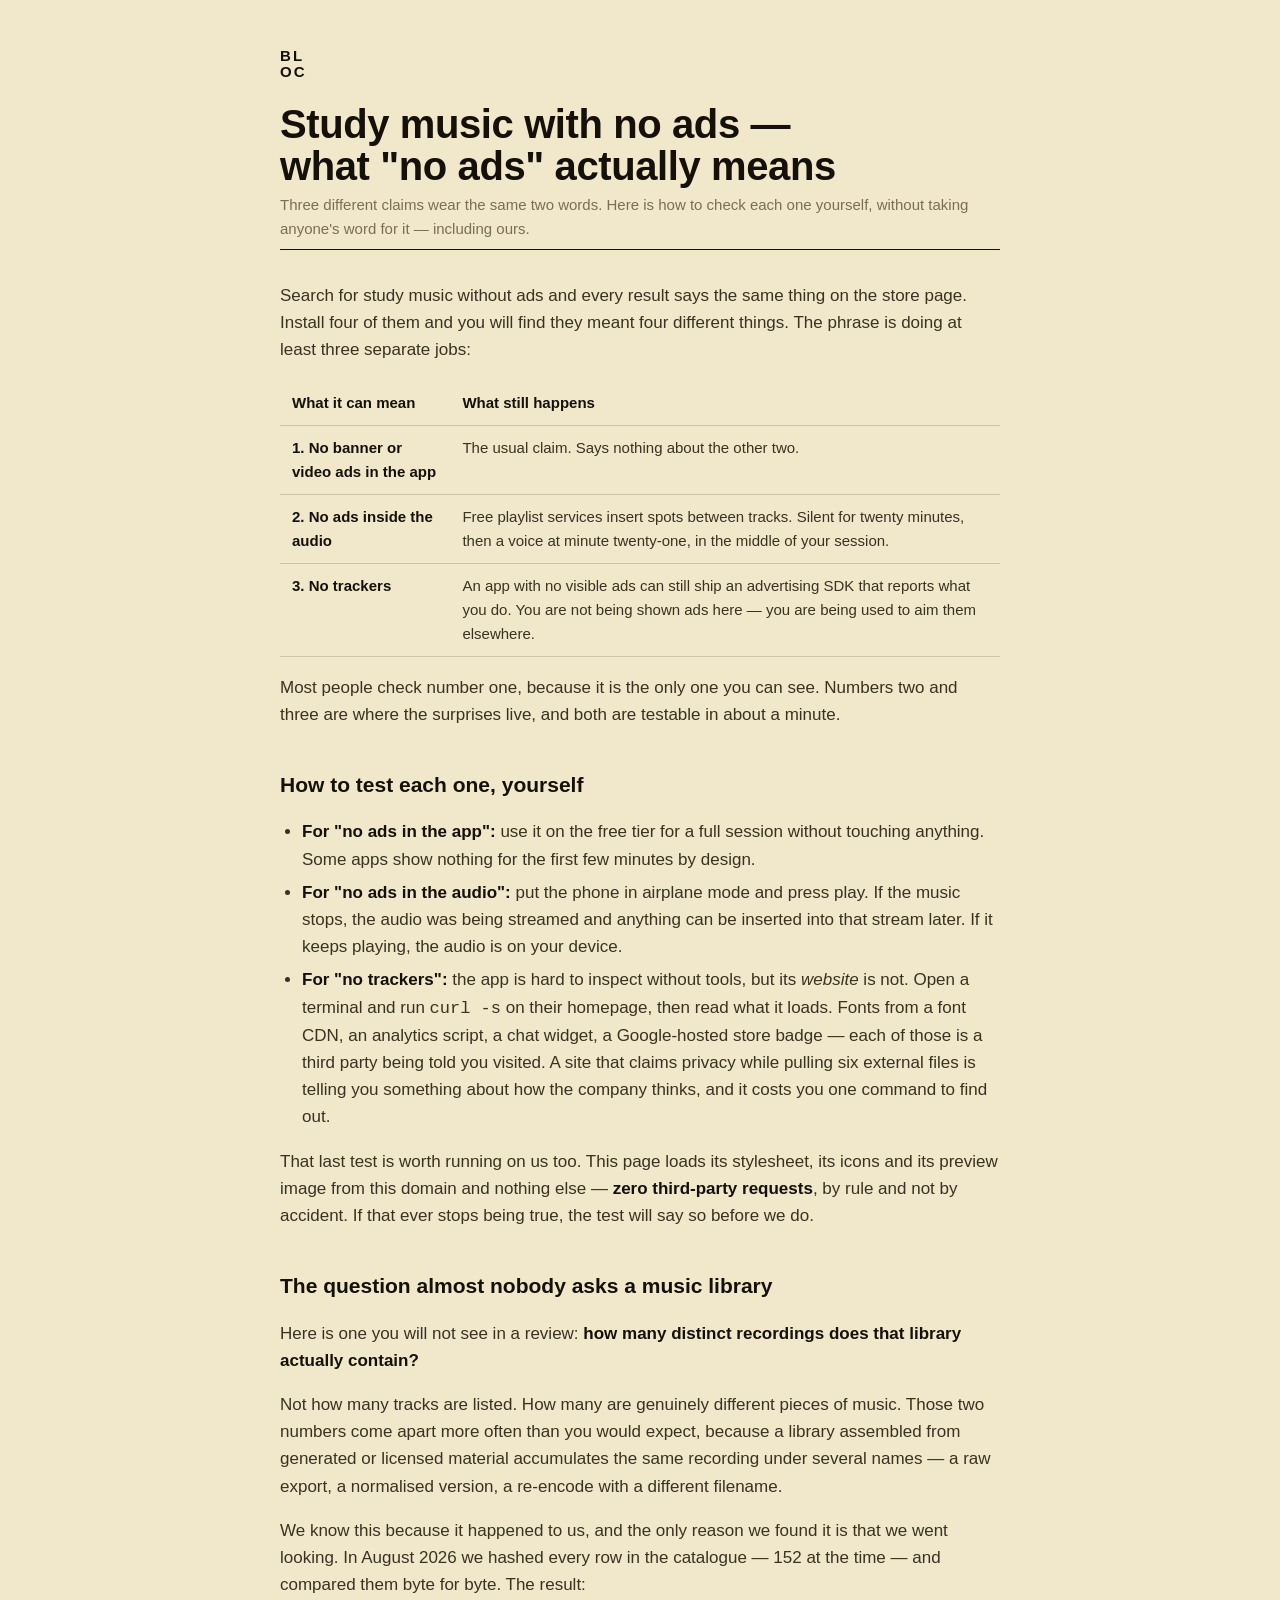
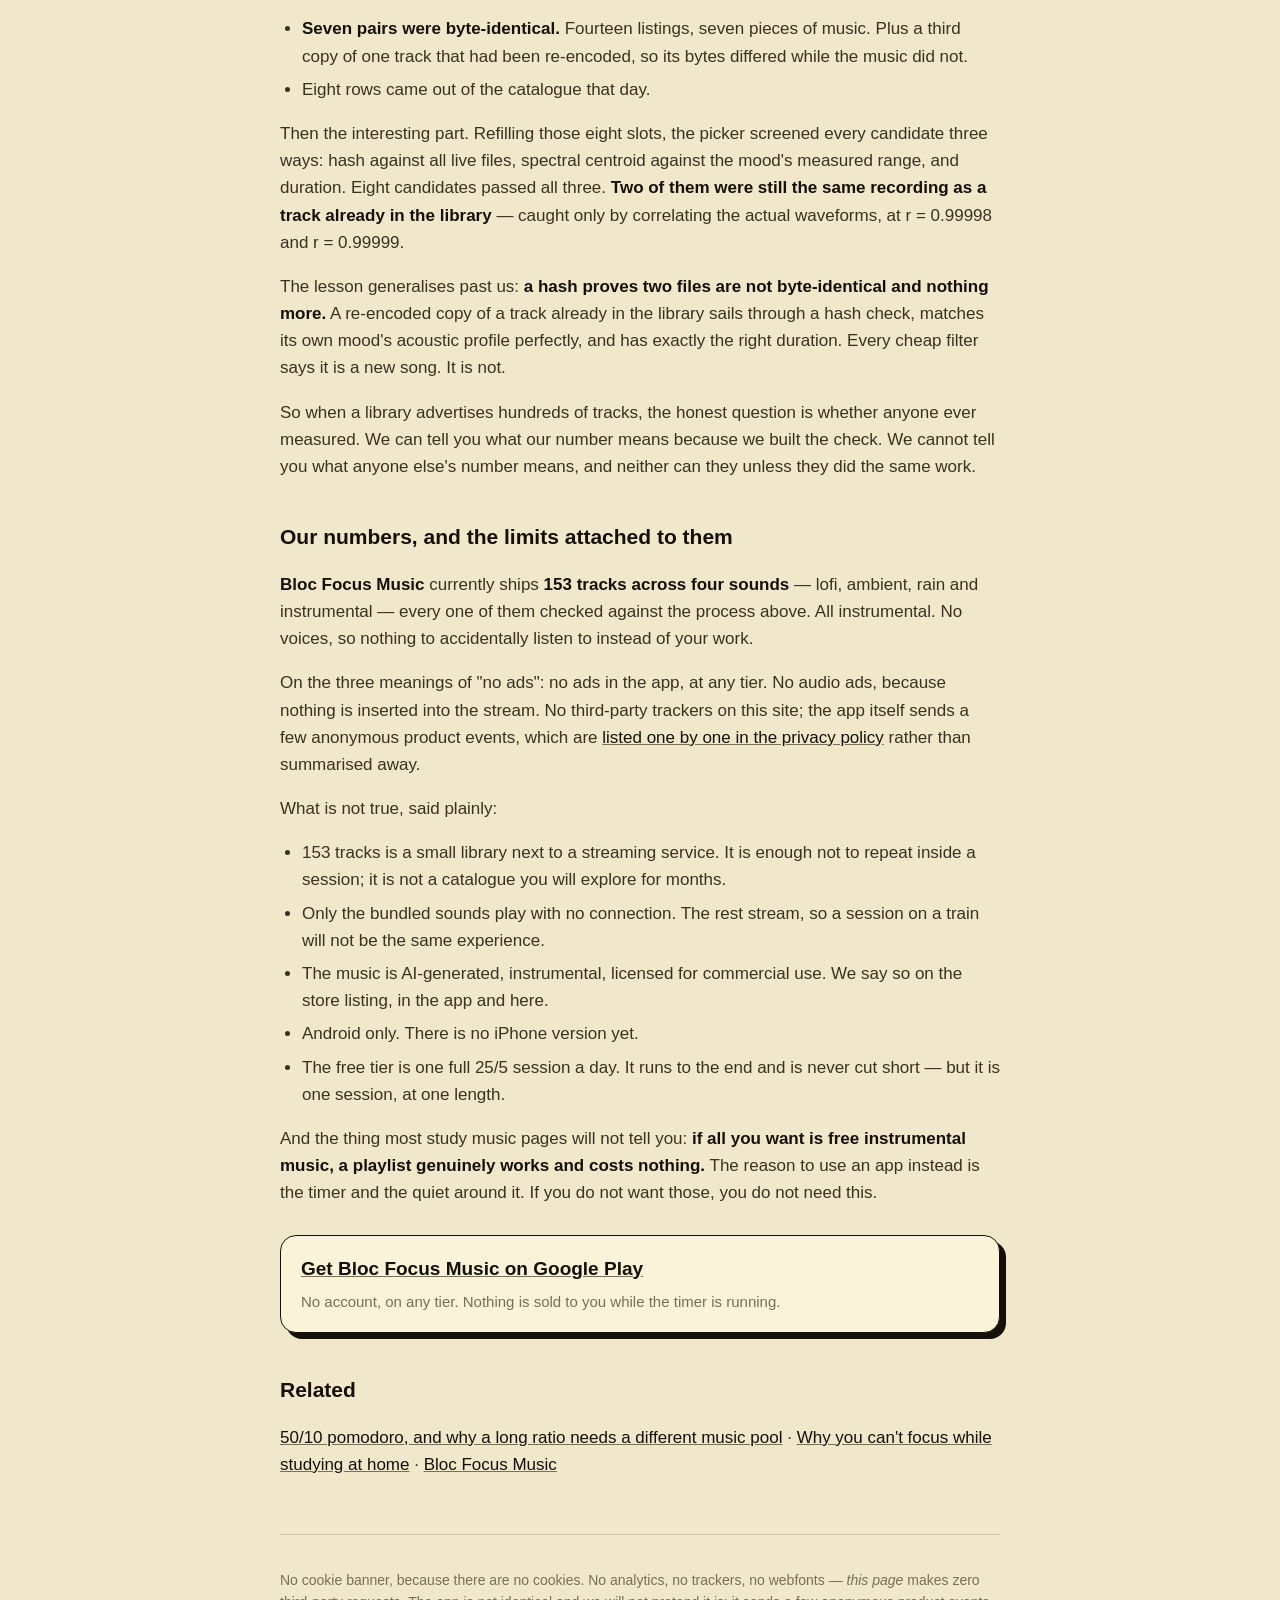
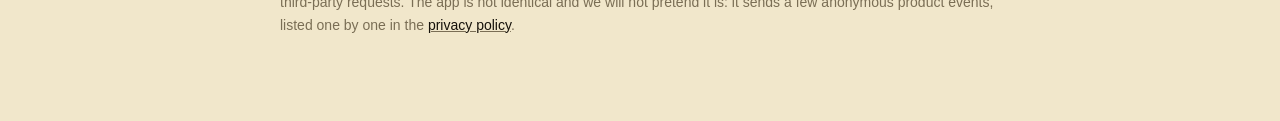
<file: docs/study-music-no-ads.html>
<!doctype html>
<html lang="en">
<head>
<meta charset="utf-8">
<meta name="viewport" content="width=device-width, initial-scale=1">
<title>Study music with no ads — what "no ads" actually means</title>
<meta name="description" content="&quot;No ads&quot; has three different meanings and most apps only satisfy one. How to test each one yourself in under a minute — plus the question nobody asks a music library: how many distinct recordings does it actually have?">
<link rel="canonical" href="https://ikibook.com/study-music-no-ads.html">
<meta name="theme-color" content="#f1e7cb">

<meta property="og:type" content="article">
<meta property="og:site_name" content="Bloc Focus Music">
<meta property="og:url" content="https://ikibook.com/study-music-no-ads.html">
<meta property="og:title" content="Study music with no ads — what &quot;no ads&quot; actually means">
<meta property="og:description" content="&quot;No ads&quot; has three different meanings and most apps only satisfy one. How to test each one yourself in under a minute.">
<meta property="og:image" content="https://ikibook.com/og.png">
<meta property="og:image:width" content="1200">
<meta property="og:image:height" content="630">
<meta property="og:image:alt" content="Bloc Focus on cream paper, beside a session card reading QUICK 25/5, 25:00, lofi - ambient - rain.">
<meta name="twitter:card" content="summary_large_image">
<meta name="twitter:title" content="Study music with no ads — what &quot;no ads&quot; actually means">
<meta name="twitter:description" content="Three different meanings, and how to test each one yourself in under a minute.">
<meta name="twitter:image" content="https://ikibook.com/og.png">

<link rel="icon" href="favicon.ico" sizes="16x16 32x32 48x48">
<link rel="icon" href="icon-192.png" type="image/png" sizes="192x192">
<link rel="apple-touch-icon" href="apple-touch-icon.png">
<link rel="stylesheet" href="style.css">
</head>
<body>

<header>
  <a class="mark" href="/">BL<br>OC</a>
  <h1>Study music with no ads —<br>what "no ads" actually means</h1>
  <p class="meta">Three different claims wear the same two words. Here is how to check
  each one yourself, without taking anyone's word for it — including ours.</p>
</header>

<main>

<p>Search for study music without ads and every result says the same thing on the store
page. Install four of them and you will find they meant four different things. The phrase
is doing at least three separate jobs:</p>

<table>
  <tr>
    <th>What it can mean</th>
    <th>What still happens</th>
  </tr>
  <tr>
    <td><strong>1. No banner or video ads in the app</strong></td>
    <td>The usual claim. Says nothing about the other two.</td>
  </tr>
  <tr>
    <td><strong>2. No ads inside the audio</strong></td>
    <td>Free playlist services insert spots between tracks. Silent for twenty minutes,
    then a voice at minute twenty-one, in the middle of your session.</td>
  </tr>
  <tr>
    <td><strong>3. No trackers</strong></td>
    <td>An app with no visible ads can still ship an advertising SDK that reports what
    you do. You are not being shown ads here — you are being used to aim them
    elsewhere.</td>
  </tr>
</table>

<p>Most people check number one, because it is the only one you can see. Numbers two and
three are where the surprises live, and both are testable in about a minute.</p>

<h2>How to test each one, yourself</h2>

<ul>
  <li><strong>For "no ads in the app":</strong> use it on the free tier for a full session
  without touching anything. Some apps show nothing for the first few minutes by design.</li>
  <li><strong>For "no ads in the audio":</strong> put the phone in airplane mode and press
  play. If the music stops, the audio was being streamed and anything can be inserted into
  that stream later. If it keeps playing, the audio is on your device.</li>
  <li><strong>For "no trackers":</strong> the app is hard to inspect without tools, but its
  <em>website</em> is not. Open a terminal and run <code>curl -s</code> on their homepage,
  then read what it loads. Fonts from a font CDN, an analytics script, a chat widget, a
  Google-hosted store badge — each of those is a third party being told you visited. A site
  that claims privacy while pulling six external files is telling you something about how
  the company thinks, and it costs you one command to find out.</li>
</ul>

<p>That last test is worth running on us too. This page loads its stylesheet, its icons and
its preview image from this domain and nothing else — <strong>zero third-party
requests</strong>, by rule and not by accident. If that ever stops being true, the test will
say so before we do.</p>

<h2>The question almost nobody asks a music library</h2>

<p>Here is one you will not see in a review: <strong>how many distinct recordings does that
library actually contain?</strong></p>

<p>Not how many tracks are listed. How many are genuinely different pieces of music. Those
two numbers come apart more often than you would expect, because a library assembled from
generated or licensed material accumulates the same recording under several names — a raw
export, a normalised version, a re-encode with a different filename.</p>

<p>We know this because it happened to us, and the only reason we found it is that we went
looking. In August 2026 we hashed every row in the catalogue — 152 at the time — and
compared them byte for byte. The result:</p>

<ul>
  <li><strong>Seven pairs were byte-identical.</strong> Fourteen listings, seven pieces of
  music. Plus a third copy of one track that had been re-encoded, so its bytes differed
  while the music did not.</li>
  <li>Eight rows came out of the catalogue that day.</li>
</ul>

<p>Then the interesting part. Refilling those eight slots, the picker screened every
candidate three ways: hash against all live files, spectral centroid against the mood's
measured range, and duration. Eight candidates passed all three. <strong>Two of them were
still the same recording as a track already in the library</strong> — caught only by
correlating the actual waveforms, at r = 0.99998 and r = 0.99999.</p>

<p>The lesson generalises past us: <strong>a hash proves two files are not byte-identical
and nothing more.</strong> A re-encoded copy of a track already in the library sails through
a hash check, matches its own mood's acoustic profile perfectly, and has exactly the right
duration. Every cheap filter says it is a new song. It is not.</p>

<p>So when a library advertises hundreds of tracks, the honest question is whether anyone
ever measured. We can tell you what our number means because we built the check. We cannot
tell you what anyone else's number means, and neither can they unless they did the same
work.</p>

<h2>Our numbers, and the limits attached to them</h2>

<p><strong>Bloc Focus Music</strong> currently ships <strong>153 tracks across four
sounds</strong> — lofi, ambient, rain and instrumental — every one of them checked against
the process above. All instrumental. No voices, so nothing to accidentally listen to
instead of your work.</p>

<p>On the three meanings of "no ads": no ads in the app, at any tier. No audio ads, because
nothing is inserted into the stream. No third-party trackers on this site; the app itself
sends a few anonymous product events, which are <a href="privacy.html">listed one by one in
the privacy policy</a> rather than summarised away.</p>

<p>What is not true, said plainly:</p>

<ul>
  <li>153 tracks is a small library next to a streaming service. It is enough not to repeat
  inside a session; it is not a catalogue you will explore for months.</li>
  <li>Only the bundled sounds play with no connection. The rest stream, so a session on a
  train will not be the same experience.</li>
  <li>The music is AI-generated, instrumental, licensed for commercial use. We say so on
  the store listing, in the app and here.</li>
  <li>Android only. There is no iPhone version yet.</li>
  <li>The free tier is one full 25/5 session a day. It runs to the end and is never cut
  short — but it is one session, at one length.</li>
</ul>

<p>And the thing most study music pages will not tell you: <strong>if all you want is free
instrumental music, a playlist genuinely works and costs nothing.</strong> The reason to
use an app instead is the timer and the quiet around it. If you do not want those, you do
not need this.</p>

<div class="cta">
  <p style="margin:0"><a href="https://play.google.com/store/apps/details?id=com.bloc.focus&amp;referrer=utm_source%3Dsite%26utm_medium%3Dweb%26utm_campaign%3Dno-ads">Get Bloc Focus Music on Google Play</a></p>
  <p class="meta" style="margin:6px 0 0">No account, on any tier. Nothing is sold to you
  while the timer is running.</p>
</div>

<h2>Related</h2>
<p><a href="50-10-pomodoro.html">50/10 pomodoro, and why a long ratio needs a different
music pool</a> · <a href="why-cant-i-focus-studying-at-home.html">Why you can't focus while
studying at home</a> · <a href="/">Bloc Focus Music</a></p>

</main>

<footer>
  <p>No cookie banner, because there are no cookies. No analytics, no trackers, no
  webfonts — <em>this page</em> makes zero third-party requests. The app is not
  identical and we will not pretend it is: it sends a few anonymous product events,
  listed one by one in the <a href="privacy.html">privacy policy</a>.</p>
</footer>

</body>
</html>
</file>
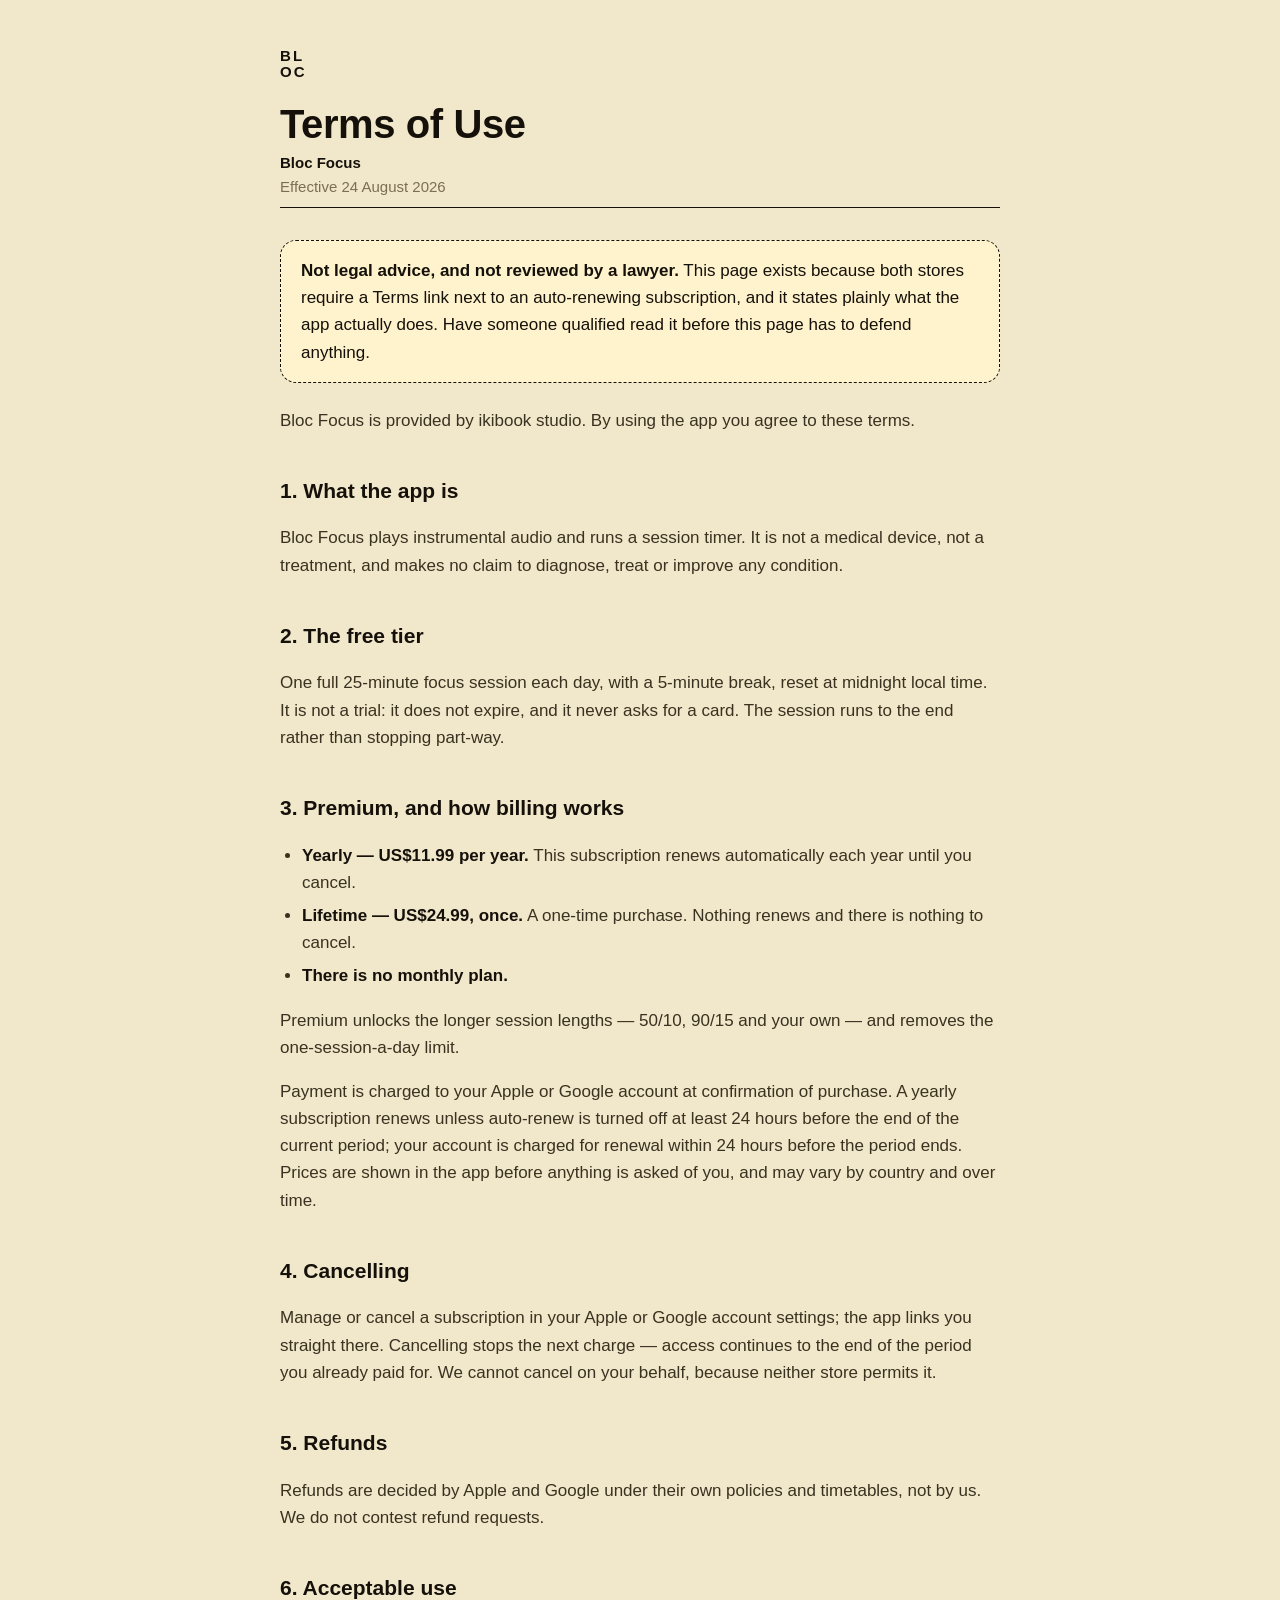
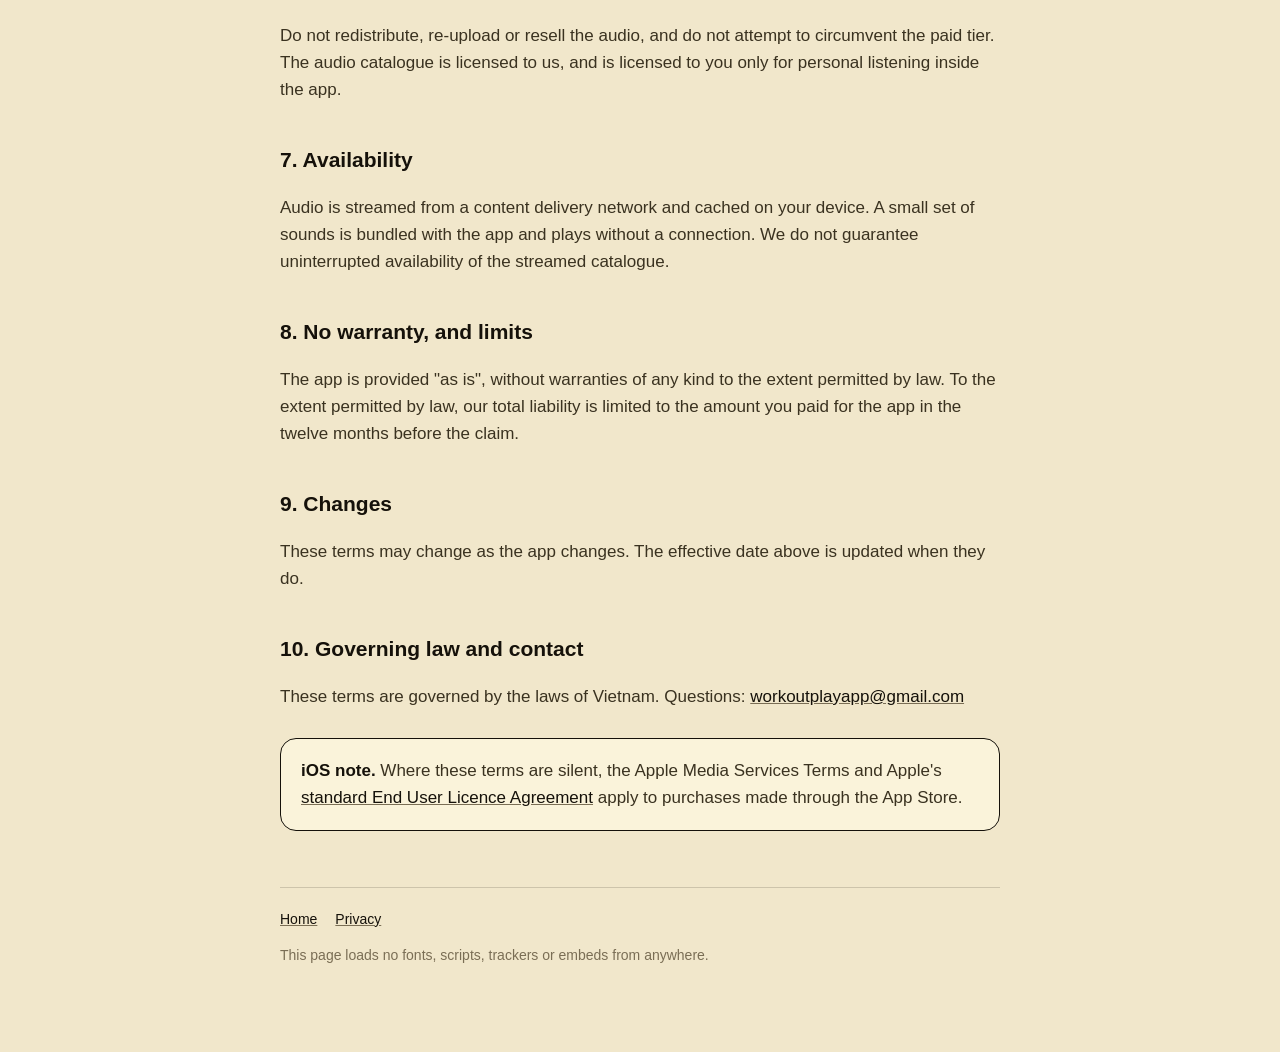
<file: docs/terms.html>
<!doctype html>
<html lang="en">
<head>
<meta charset="utf-8">
<meta name="viewport" content="width=device-width, initial-scale=1">
<title>Terms of Use — Bloc Focus</title>
<meta name="description" content="The terms Bloc Focus is provided under, including billing, cancellation, and refunds.">
<link rel="canonical" href="https://ikibook.com/terms.html">
<meta name="theme-color" content="#f1e7cb">

<!-- Link previews. Every launch lane ships the same way: someone pastes this
     URL into Reddit, Hacker News, a Discord, a link-in-bio. Without these the
     paste renders as a bare grey URL, which is the first impression the whole
     plan pays for. og.png is served from this repo like everything else - the
     zero-third-party claim in the footer still holds. -->
<meta property="og:type" content="website">
<meta property="og:site_name" content="Bloc Focus">
<meta property="og:url" content="https://ikibook.com/terms.html">
<meta property="og:title" content="Terms of Use — Bloc Focus">
<meta property="og:description" content="The terms Bloc Focus is provided under, including billing, cancellation, and refunds.">
<meta property="og:image" content="https://ikibook.com/og.png">
<meta property="og:image:width" content="1200">
<meta property="og:image:height" content="630">
<meta property="og:image:alt" content="Bloc Focus on cream paper, beside a session card reading QUICK 25/5, 25:00, lofi - ambient - rain.">
<meta name="twitter:card" content="summary_large_image">
<meta name="twitter:title" content="Terms of Use — Bloc Focus">
<meta name="twitter:description" content="The terms Bloc Focus is provided under, including billing, cancellation, and refunds.">
<meta name="twitter:image" content="https://ikibook.com/og.png">

<link rel="icon" href="favicon.ico" sizes="16x16 32x32 48x48">
<link rel="icon" href="icon-192.png" type="image/png" sizes="192x192">
<link rel="apple-touch-icon" href="apple-touch-icon.png">
<link rel="stylesheet" href="style.css">
</head>
<body>

<header>
  <a class="mark" href="./">BL<br>OC</a>
  <h1>Terms of Use</h1>
  <p class="meta"><strong>Bloc Focus</strong><br>Effective 24 August 2026</p>
</header>

<main>

<div class="todo">
  <strong>Not legal advice, and not reviewed by a lawyer.</strong> This page exists
  because both stores require a Terms link next to an auto-renewing subscription,
  and it states plainly what the app actually does. Have someone qualified read it
  before this page has to defend anything.
</div>

<p>Bloc Focus is provided by ikibook studio. By using the app you agree
to these terms.</p>

<h2>1. What the app is</h2>
<p>Bloc Focus plays instrumental audio and runs a session timer. It is not a medical
device, not a treatment, and makes no claim to diagnose, treat or improve any
condition.</p>

<h2>2. The free tier</h2>
<p>One full 25-minute focus session each day, with a 5-minute break, reset at
midnight local time. It is not a trial: it does not expire, and it never asks for a
card. The session runs to the end rather than stopping part-way.</p>

<h2>3. Premium, and how billing works</h2>
<ul>
  <li><strong>Yearly — US$11.99 per year.</strong> This subscription renews
      automatically each year until you cancel.</li>
  <li><strong>Lifetime — US$24.99, once.</strong> A one-time purchase. Nothing
      renews and there is nothing to cancel.</li>
  <li><strong>There is no monthly plan.</strong></li>
</ul>
<p>Premium unlocks the longer session lengths — 50/10, 90/15 and your own — and
removes the one-session-a-day limit.</p>
<p>Payment is charged to your Apple or Google account at confirmation of purchase.
A yearly subscription renews unless auto-renew is turned off at least 24 hours
before the end of the current period; your account is charged for renewal within
24 hours before the period ends. Prices are shown in the app before anything is
asked of you, and may vary by country and over time.</p>

<h2>4. Cancelling</h2>
<p>Manage or cancel a subscription in your Apple or Google account settings; the app
links you straight there. Cancelling stops the next charge — access continues to the
end of the period you already paid for. We cannot cancel on your behalf, because
neither store permits it.</p>

<h2>5. Refunds</h2>
<p>Refunds are decided by Apple and Google under their own policies and timetables,
not by us. We do not contest refund requests.</p>

<h2>6. Acceptable use</h2>
<p>Do not redistribute, re-upload or resell the audio, and do not attempt to
circumvent the paid tier. The audio catalogue is licensed to us, and is licensed to
you only for personal listening inside the app.</p>

<h2>7. Availability</h2>
<p>Audio is streamed from a content delivery network and cached on your device. A
small set of sounds is bundled with the app and plays without a connection. We do
not guarantee uninterrupted availability of the streamed catalogue.</p>

<h2>8. No warranty, and limits</h2>
<p>The app is provided "as is", without warranties of any kind to the extent
permitted by law. To the extent permitted by law, our total liability is limited to
the amount you paid for the app in the twelve months before the claim.</p>

<h2>9. Changes</h2>
<p>These terms may change as the app changes. The effective date above is updated
when they do.</p>

<h2>10. Governing law and contact</h2>
<p>These terms are governed by the laws of Vietnam. Questions:
<a href="mailto:workoutplayapp@gmail.com">workoutplayapp@gmail.com</a></p>

<div class="card">
  <p style="margin:0"><strong>iOS note.</strong> Where these terms are silent, the
  Apple Media Services Terms and Apple's
  <a href="https://www.apple.com/legal/internet-services/itunes/dev/stdeula/">standard
  End User Licence Agreement</a> apply to purchases made through the App Store.</p>
</div>

</main>

<footer>
  <nav><a href="./">Home</a><a href="privacy.html">Privacy</a></nav>
  <p>This page loads no fonts, scripts, trackers or embeds from anywhere.</p>
</footer>

</body>
</html>
</file>
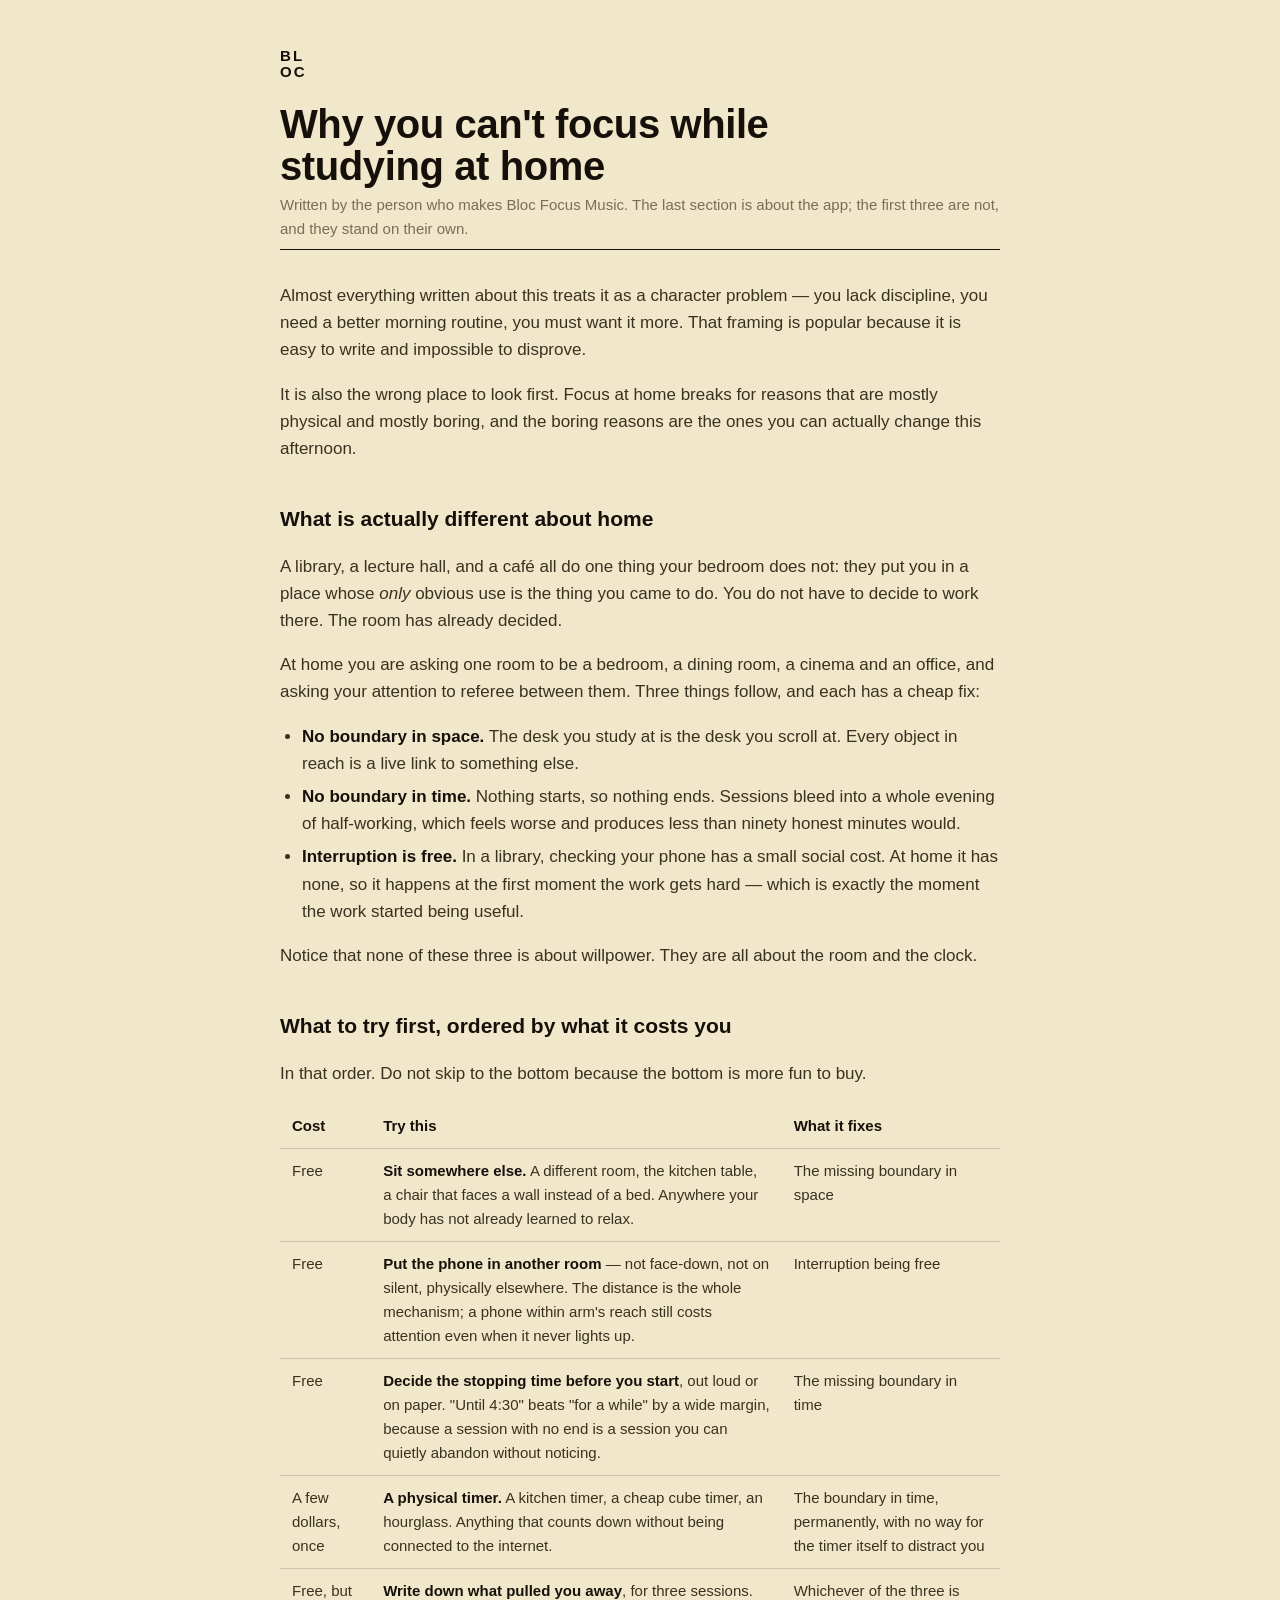
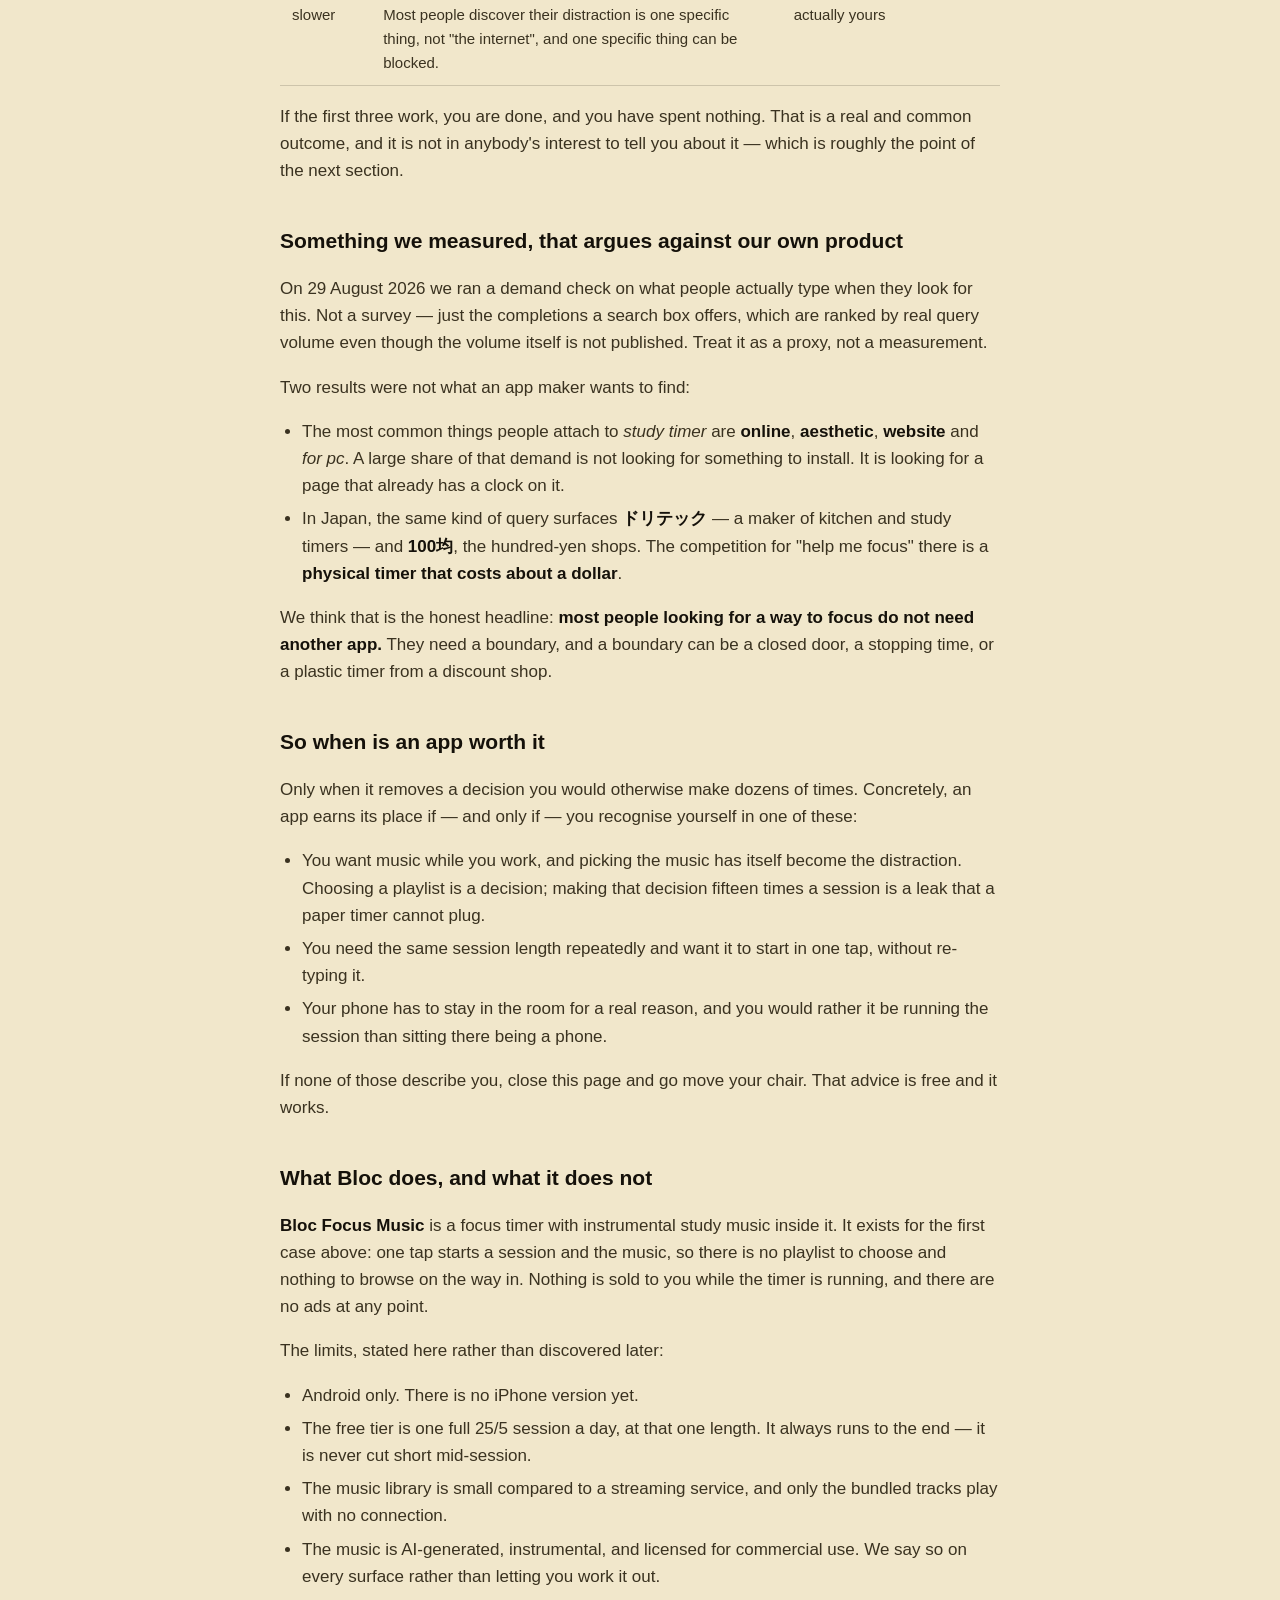
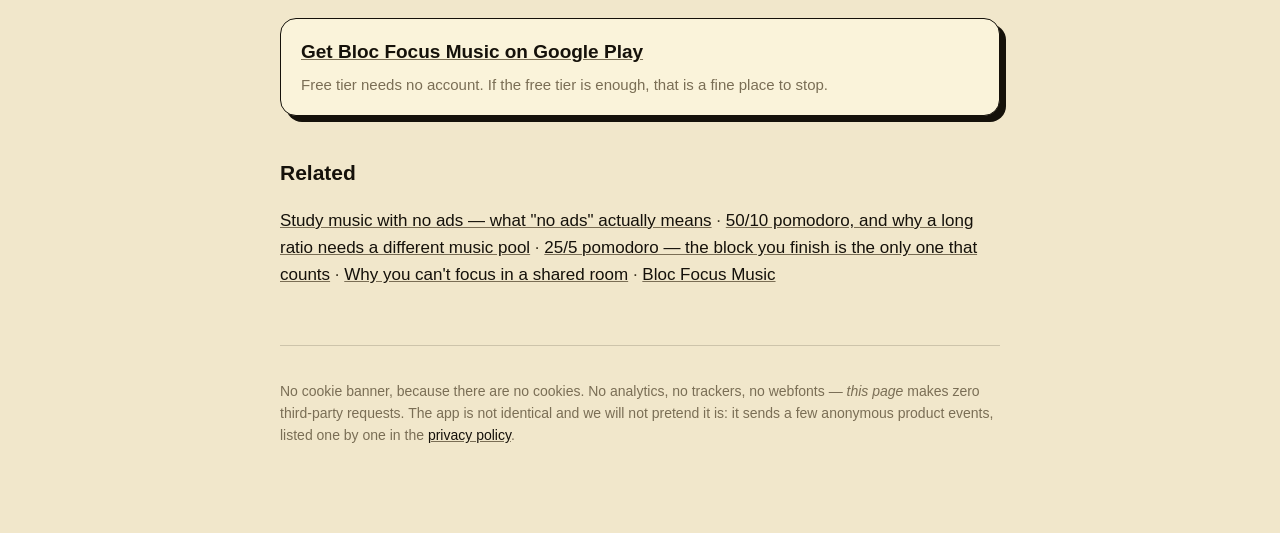
<file: docs/why-cant-i-focus-studying-at-home.html>
<!doctype html>
<html lang="en">
<head>
<meta charset="utf-8">
<meta name="viewport" content="width=device-width, initial-scale=1">
<title>Why you can't focus while studying at home</title>
<meta name="description" content="Focus at home usually breaks for environmental reasons, not moral ones. What to try first, in order of cost — and the honest case for why most people looking for focus do not need another app.">
<link rel="canonical" href="https://ikibook.com/why-cant-i-focus-studying-at-home.html">
<meta name="theme-color" content="#f1e7cb">

<meta property="og:type" content="article">
<meta property="og:site_name" content="Bloc Focus Music">
<meta property="og:url" content="https://ikibook.com/why-cant-i-focus-studying-at-home.html">
<meta property="og:title" content="Why you can't focus while studying at home">
<meta property="og:description" content="Focus at home usually breaks for environmental reasons, not moral ones. What to try first, in order of cost — and the honest case for why most people looking for focus do not need another app.">
<meta property="og:image" content="https://ikibook.com/og.png">
<meta property="og:image:width" content="1200">
<meta property="og:image:height" content="630">
<meta property="og:image:alt" content="Bloc Focus on cream paper, beside a session card reading QUICK 25/5, 25:00, lofi - ambient - rain.">
<meta name="twitter:card" content="summary_large_image">
<meta name="twitter:title" content="Why you can't focus while studying at home">
<meta name="twitter:description" content="Focus at home usually breaks for environmental reasons, not moral ones. What to try first, in order of cost.">
<meta name="twitter:image" content="https://ikibook.com/og.png">

<link rel="icon" href="favicon.ico" sizes="16x16 32x32 48x48">
<link rel="icon" href="icon-192.png" type="image/png" sizes="192x192">
<link rel="apple-touch-icon" href="apple-touch-icon.png">
<link rel="stylesheet" href="style.css">
<script type="application/ld+json">
{
 "@context": "https://schema.org",
 "@graph": [
  {
   "@type": "Organization",
   "@id": "https://ikibook.com/#org",
   "name": "ikibook studio",
   "url": "https://ikibook.com/",
   "logo": "https://ikibook.com/icon-192.png"
  },
  {
   "@type": "Article",
   "@id": "https://ikibook.com/why-cant-i-focus-studying-at-home.html#article",
   "mainEntityOfPage": "https://ikibook.com/why-cant-i-focus-studying-at-home.html",
   "headline": "Why you can't focus while studying at home",
   "description": "Focus at home usually breaks for environmental reasons, not moral ones. What to try first, in order of cost — and the honest case for why most people looking for focus do not need another app.",
   "image": "https://ikibook.com/og.png",
   "datePublished": "2026-09-04",
   "dateModified": "2026-09-04",
   "author": {
    "@id": "https://ikibook.com/#org"
   },
   "publisher": {
    "@id": "https://ikibook.com/#org"
   },
   "inLanguage": "en"
  }
 ]
}
</script>
</head>
<body>

<header>
  <a class="mark" href="/">BL<br>OC</a>
  <h1>Why you can't focus while<br>studying at home</h1>
  <p class="meta">Written by the person who makes Bloc Focus Music. The last section
  is about the app; the first three are not, and they stand on their own.</p>
</header>

<main>

<p>Almost everything written about this treats it as a character problem — you lack
discipline, you need a better morning routine, you must want it more. That framing is
popular because it is easy to write and impossible to disprove.</p>

<p>It is also the wrong place to look first. Focus at home breaks for reasons that are
mostly physical and mostly boring, and the boring reasons are the ones you can actually
change this afternoon.</p>

<h2>What is actually different about home</h2>

<p>A library, a lecture hall, and a café all do one thing your bedroom does not: they
put you in a place whose <em>only</em> obvious use is the thing you came to do. You do
not have to decide to work there. The room has already decided.</p>

<p>At home you are asking one room to be a bedroom, a dining room, a cinema and an
office, and asking your attention to referee between them. Three things follow, and
each has a cheap fix:</p>

<ul>
  <li><strong>No boundary in space.</strong> The desk you study at is the desk you scroll
  at. Every object in reach is a live link to something else.</li>
  <li><strong>No boundary in time.</strong> Nothing starts, so nothing ends. Sessions
  bleed into a whole evening of half-working, which feels worse and produces less than
  ninety honest minutes would.</li>
  <li><strong>Interruption is free.</strong> In a library, checking your phone has a small
  social cost. At home it has none, so it happens at the first moment the work gets hard —
  which is exactly the moment the work started being useful.</li>
</ul>

<p>Notice that none of these three is about willpower. They are all about the room and
the clock.</p>

<h2>What to try first, ordered by what it costs you</h2>

<p>In that order. Do not skip to the bottom because the bottom is more fun to buy.</p>

<table>
  <tr>
    <th>Cost</th>
    <th>Try this</th>
    <th>What it fixes</th>
  </tr>
  <tr>
    <td>Free</td>
    <td><strong>Sit somewhere else.</strong> A different room, the kitchen table, a chair
    that faces a wall instead of a bed. Anywhere your body has not already learned to
    relax.</td>
    <td>The missing boundary in space</td>
  </tr>
  <tr>
    <td>Free</td>
    <td><strong>Put the phone in another room</strong> — not face-down, not on silent,
    physically elsewhere. The distance is the whole mechanism; a phone within arm's reach
    still costs attention even when it never lights up.</td>
    <td>Interruption being free</td>
  </tr>
  <tr>
    <td>Free</td>
    <td><strong>Decide the stopping time before you start</strong>, out loud or on paper.
    "Until 4:30" beats "for a while" by a wide margin, because a session with no end is a
    session you can quietly abandon without noticing.</td>
    <td>The missing boundary in time</td>
  </tr>
  <tr>
    <td>A few dollars, once</td>
    <td><strong>A physical timer.</strong> A kitchen timer, a cheap cube timer, an
    hourglass. Anything that counts down without being connected to the internet.</td>
    <td>The boundary in time, permanently, with no way for the timer itself to distract
    you</td>
  </tr>
  <tr>
    <td>Free, but slower</td>
    <td><strong>Write down what pulled you away</strong>, for three sessions. Most people
    discover their distraction is one specific thing, not "the internet", and one specific
    thing can be blocked.</td>
    <td>Whichever of the three is actually yours</td>
  </tr>
</table>

<p>If the first three work, you are done, and you have spent nothing. That is a real and
common outcome, and it is not in anybody's interest to tell you about it — which is
roughly the point of the next section.</p>

<h2>Something we measured, that argues against our own product</h2>

<p>On 29 August 2026 we ran a demand check on what people actually type when they look
for this. Not a survey — just the completions a search box offers, which are ranked by
real query volume even though the volume itself is not published. Treat it as a proxy,
not a measurement.</p>

<p>Two results were not what an app maker wants to find:</p>

<ul>
  <li>The most common things people attach to <em>study timer</em> are
  <strong>online</strong>, <strong>aesthetic</strong>, <strong>website</strong> and
  <em>for pc</em>. A large share of that demand is not looking for something to install.
  It is looking for a page that already has a clock on it.</li>
  <li>In Japan, the same kind of query surfaces <strong>ドリテック</strong> — a maker of
  kitchen and study timers — and <strong>100均</strong>, the hundred-yen shops. The
  competition for "help me focus" there is a <strong>physical timer that costs about a
  dollar</strong>.</li>
</ul>

<p>We think that is the honest headline: <strong>most people looking for a way to focus do
not need another app.</strong> They need a boundary, and a boundary can be a closed door,
a stopping time, or a plastic timer from a discount shop.</p>

<h2>So when is an app worth it</h2>

<p>Only when it removes a decision you would otherwise make dozens of times. Concretely, an
app earns its place if — and only if — you recognise yourself in one of these:</p>

<ul>
  <li>You want music while you work, and picking the music has itself become the
  distraction. Choosing a playlist is a decision; making that decision fifteen times a
  session is a leak that a paper timer cannot plug.</li>
  <li>You need the same session length repeatedly and want it to start in one tap, without
  re-typing it.</li>
  <li>Your phone has to stay in the room for a real reason, and you would rather it be
  running the session than sitting there being a phone.</li>
</ul>

<p>If none of those describe you, close this page and go move your chair. That advice is
free and it works.</p>

<h2>What Bloc does, and what it does not</h2>

<p><strong>Bloc Focus Music</strong> is a focus timer with instrumental study music inside
it. It exists for the first case above: one tap starts a session and the music, so there is
no playlist to choose and nothing to browse on the way in. Nothing is sold to you while the
timer is running, and there are no ads at any point.</p>

<p>The limits, stated here rather than discovered later:</p>

<ul>
  <li>Android only. There is no iPhone version yet.</li>
  <li>The free tier is one full 25/5 session a day, at that one length. It always runs to
  the end — it is never cut short mid-session.</li>
  <li>The music library is small compared to a streaming service, and only the bundled
  tracks play with no connection.</li>
  <li>The music is AI-generated, instrumental, and licensed for commercial use. We say so
  on every surface rather than letting you work it out.</li>
</ul>

<div class="cta">
  <p style="margin:0"><a href="https://play.google.com/store/apps/details?id=com.bloc.focus&amp;referrer=utm_source%3Dsite%26utm_medium%3Dweb%26utm_campaign%3Dfocus-at-home">Get Bloc Focus Music on Google Play</a></p>
  <p class="meta" style="margin:6px 0 0">Free tier needs no account. If the free tier is
  enough, that is a fine place to stop.</p>
</div>

<h2>Related</h2>
<p><a href="study-music-no-ads.html">Study music with no ads — what "no ads" actually
means</a> · <a href="50-10-pomodoro.html">50/10 pomodoro, and why a long ratio needs a
different music pool</a> · <a href="25-5-pomodoro.html">25/5 pomodoro — the block you finish
is the only one that counts</a> · <a href="cant-focus-shared-room.html">Why you can't focus in a
shared room</a> · <a href="/">Bloc Focus Music</a></p>

</main>

<footer>
  <p>No cookie banner, because there are no cookies. No analytics, no trackers, no
  webfonts — <em>this page</em> makes zero third-party requests. The app is not
  identical and we will not pretend it is: it sends a few anonymous product events,
  listed one by one in the <a href="privacy.html">privacy policy</a>.</p>
</footer>

</body>
</html>
</file>
<file: docs/style.css>
/* Bloc Focus — pages that back the app's own promise.
 *
 * No webfonts, no analytics, no CDN, no embeds. Not an aesthetic choice: this
 * site names every third party the app talks to, and a privacy policy that
 * phones out to Google for a font refutes itself in the network tab. It is also
 * what launch-spec §5.2 requires of anything we publish — the page has to be as
 * clean as the claim.
 *
 * The old wording here quoted the app's retired promise verbatim. That string is
 * banned unconditionally in test/no_unshipped_claims_test.dart, but the test
 * pumps Flutter screens and never reads site/ — so this file kept serving the
 * sentence publicly for two days after every other surface was cleaned.
 *
 * Tokens mirror lib/theme/tokens.dart. The display face is Archivo Black in the
 * app; here the system stack stands in rather than pulling a font over the wire.
 */
:root {
  --bg: #f1e7cb;
  --paper: #faf3da;
  --ink: #15110a;
  --ink-soft: #3a3220;
  --ink-mute: #7a6e55;
  --lime: #bbe03a;
  --hairline: rgba(21, 17, 10, 0.16);
}

* { box-sizing: border-box; }

body {
  margin: 0;
  padding: 0 20px 72px;
  background: var(--bg);
  color: var(--ink-soft);
  font-family: -apple-system, BlinkMacSystemFont, "Segoe UI", Roboto, Helvetica,
    Arial, sans-serif;
  font-size: 17px;
  line-height: 1.6;
  -webkit-text-size-adjust: 100%;
}

main, header { max-width: 720px; margin: 0 auto; }

header {
  padding: 48px 0 8px;
  border-bottom: 1.5px solid var(--ink);
  margin-bottom: 32px;
}

.mark {
  display: inline-block;
  font-weight: 900;
  letter-spacing: 0.14em;
  font-size: 15px;
  color: var(--ink);
  text-decoration: none;
  line-height: 1.05;
}

h1 {
  color: var(--ink);
  font-size: 40px;
  line-height: 1.05;
  letter-spacing: -0.01em;
  margin: 18px 0 6px;
}

h2 {
  color: var(--ink);
  font-size: 21px;
  margin: 40px 0 10px;
}

.meta { color: var(--ink-mute); font-size: 15px; margin: 0; }

a { color: var(--ink); text-decoration-color: var(--ink-mute); }
a:hover { text-decoration-color: var(--ink); }

ul { padding-left: 22px; }
li { margin: 6px 0; }

strong { color: var(--ink); }

table {
  width: 100%;
  border-collapse: collapse;
  margin: 16px 0;
  font-size: 15px;
  /* Long policy URLs must not push the page sideways on a phone. */
  display: block;
  overflow-x: auto;
}
th, td {
  text-align: left;
  padding: 10px 12px;
  border-bottom: 1px solid var(--hairline);
  vertical-align: top;
}
th { color: var(--ink); }

.card {
  background: var(--paper);
  border: 1.5px solid var(--ink);
  border-radius: 16px;
  padding: 18px 20px;
  margin: 28px 0;
}

.cta {
  /* paper, not --lime: the accents are motifs and selected-state fills only,
   * never a large surface (CLAUDE.md, design tokens). */
  background: var(--paper);
  border: 1.5px solid var(--ink);
  border-radius: 16px;
  padding: 18px 20px;
  margin: 28px 0;
  /* The app's signature: hard offset, no blur. Mirrors the ambient session card. */
  box-shadow: 6px 6px 0 var(--ink);
}
.cta a {
  color: var(--ink);
  font-weight: 700;
  font-size: 19px;
}
.cta .meta { margin-top: 6px; }

.todo {
  background: #fff3cd;
  border: 1.5px dashed var(--ink);
  border-radius: 16px;
  padding: 16px 20px;
  margin: 24px 0;
  color: var(--ink);
}

footer {
  max-width: 720px;
  margin: 56px auto 0;
  padding-top: 20px;
  border-top: 1px solid var(--hairline);
  color: var(--ink-mute);
  font-size: 14px;
}

nav a { margin-right: 18px; }

/* Video link card. Deliberately a LINK, not an embed: every page here claims
 * "zero third-party requests" in its footer and privacy.html says it loads no
 * embeds. An iframe - youtube-nocookie included - would make both false. */
.videocard img {
  display: block; width: 100%; height: auto;
  border-radius: 10px; border: 1.5px solid var(--ink);
}
.videocard p { margin: 12px 0 0; }
.videocard > p > a { color: var(--ink); font-weight: 700; font-size: 18px; }
</file>
